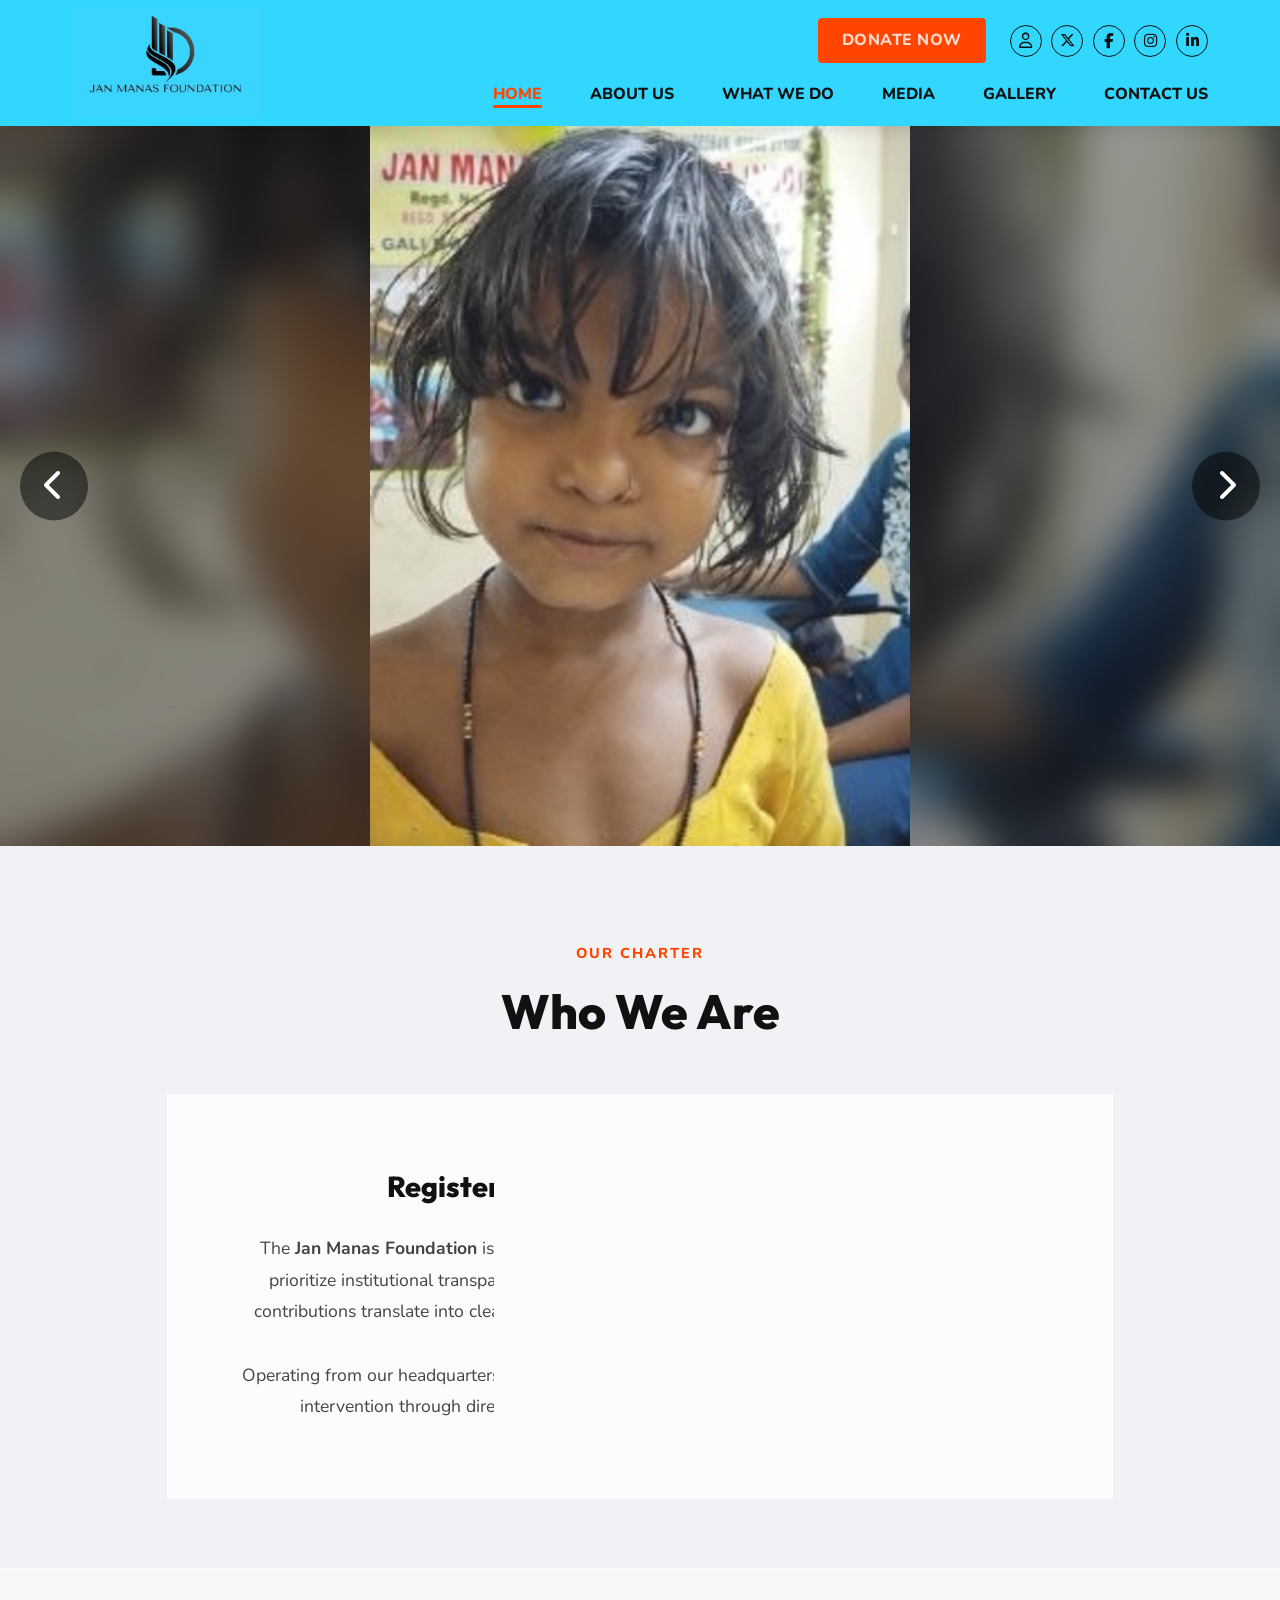
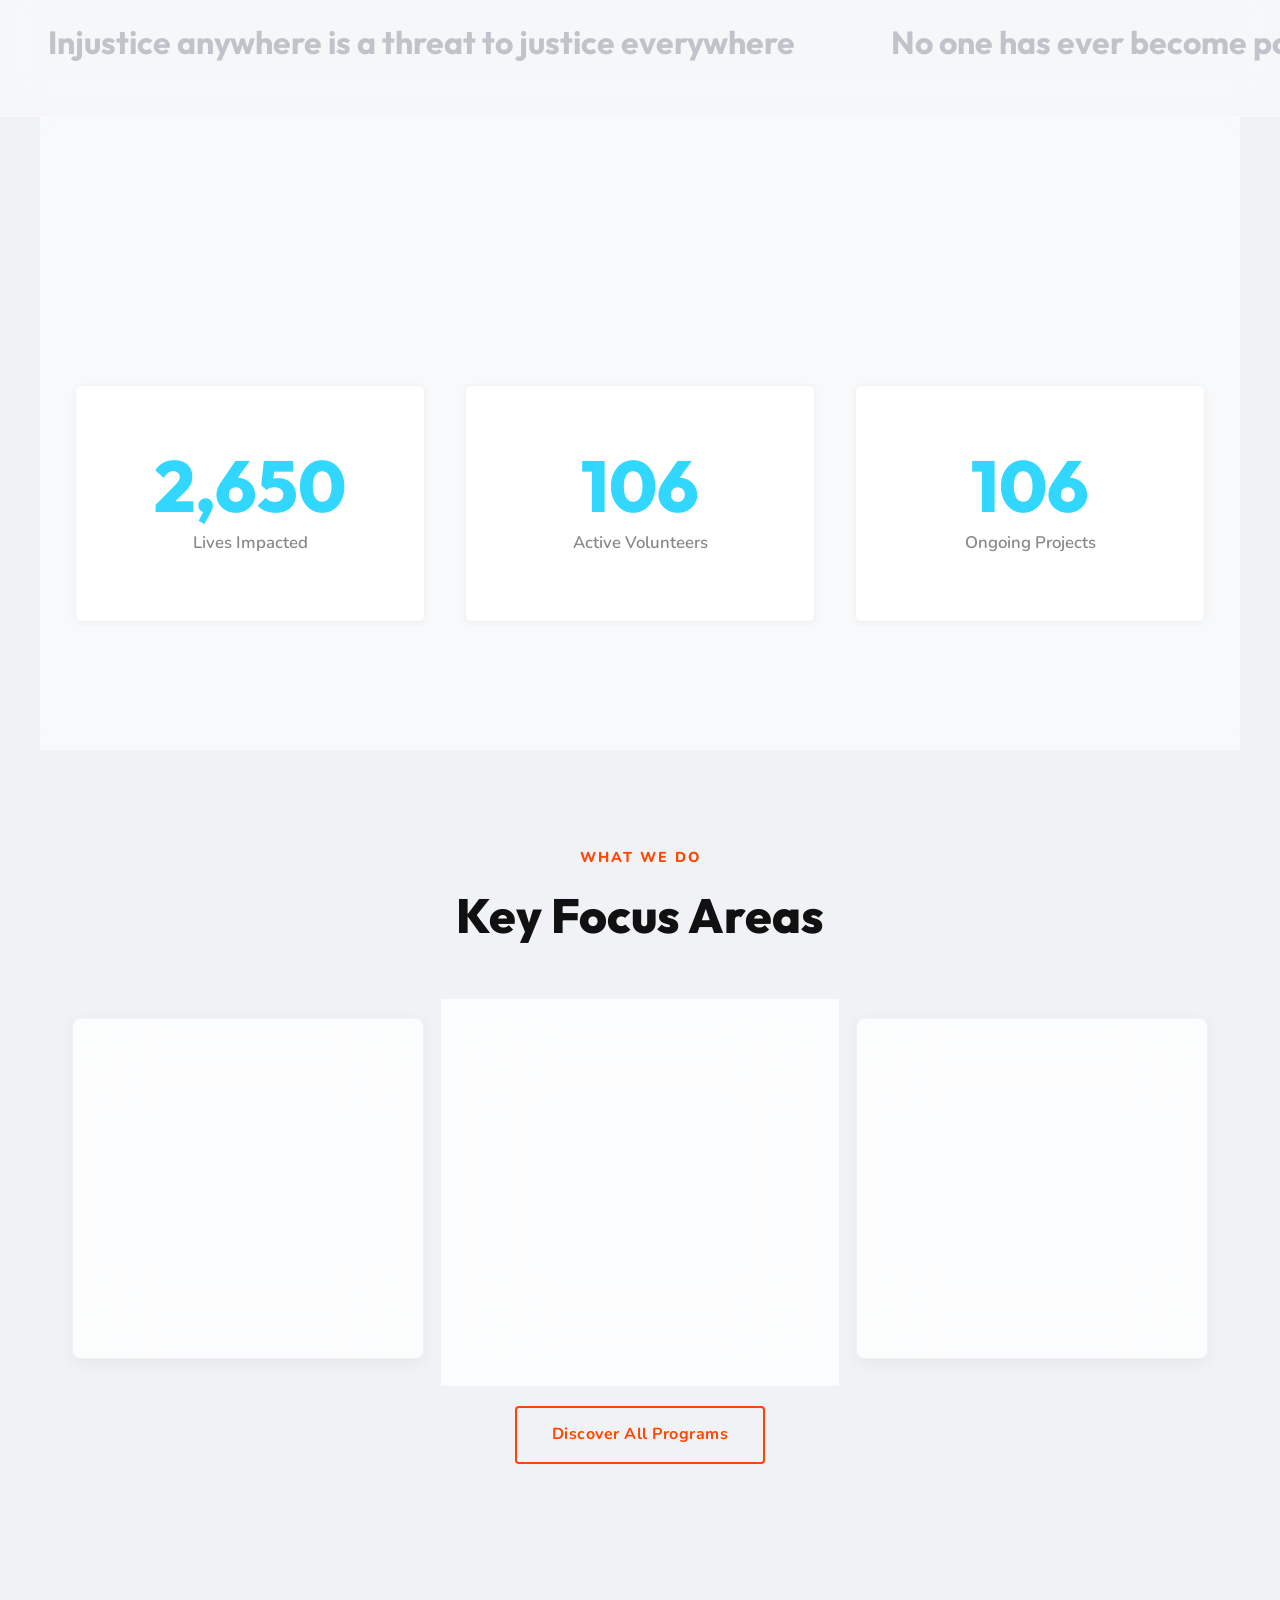
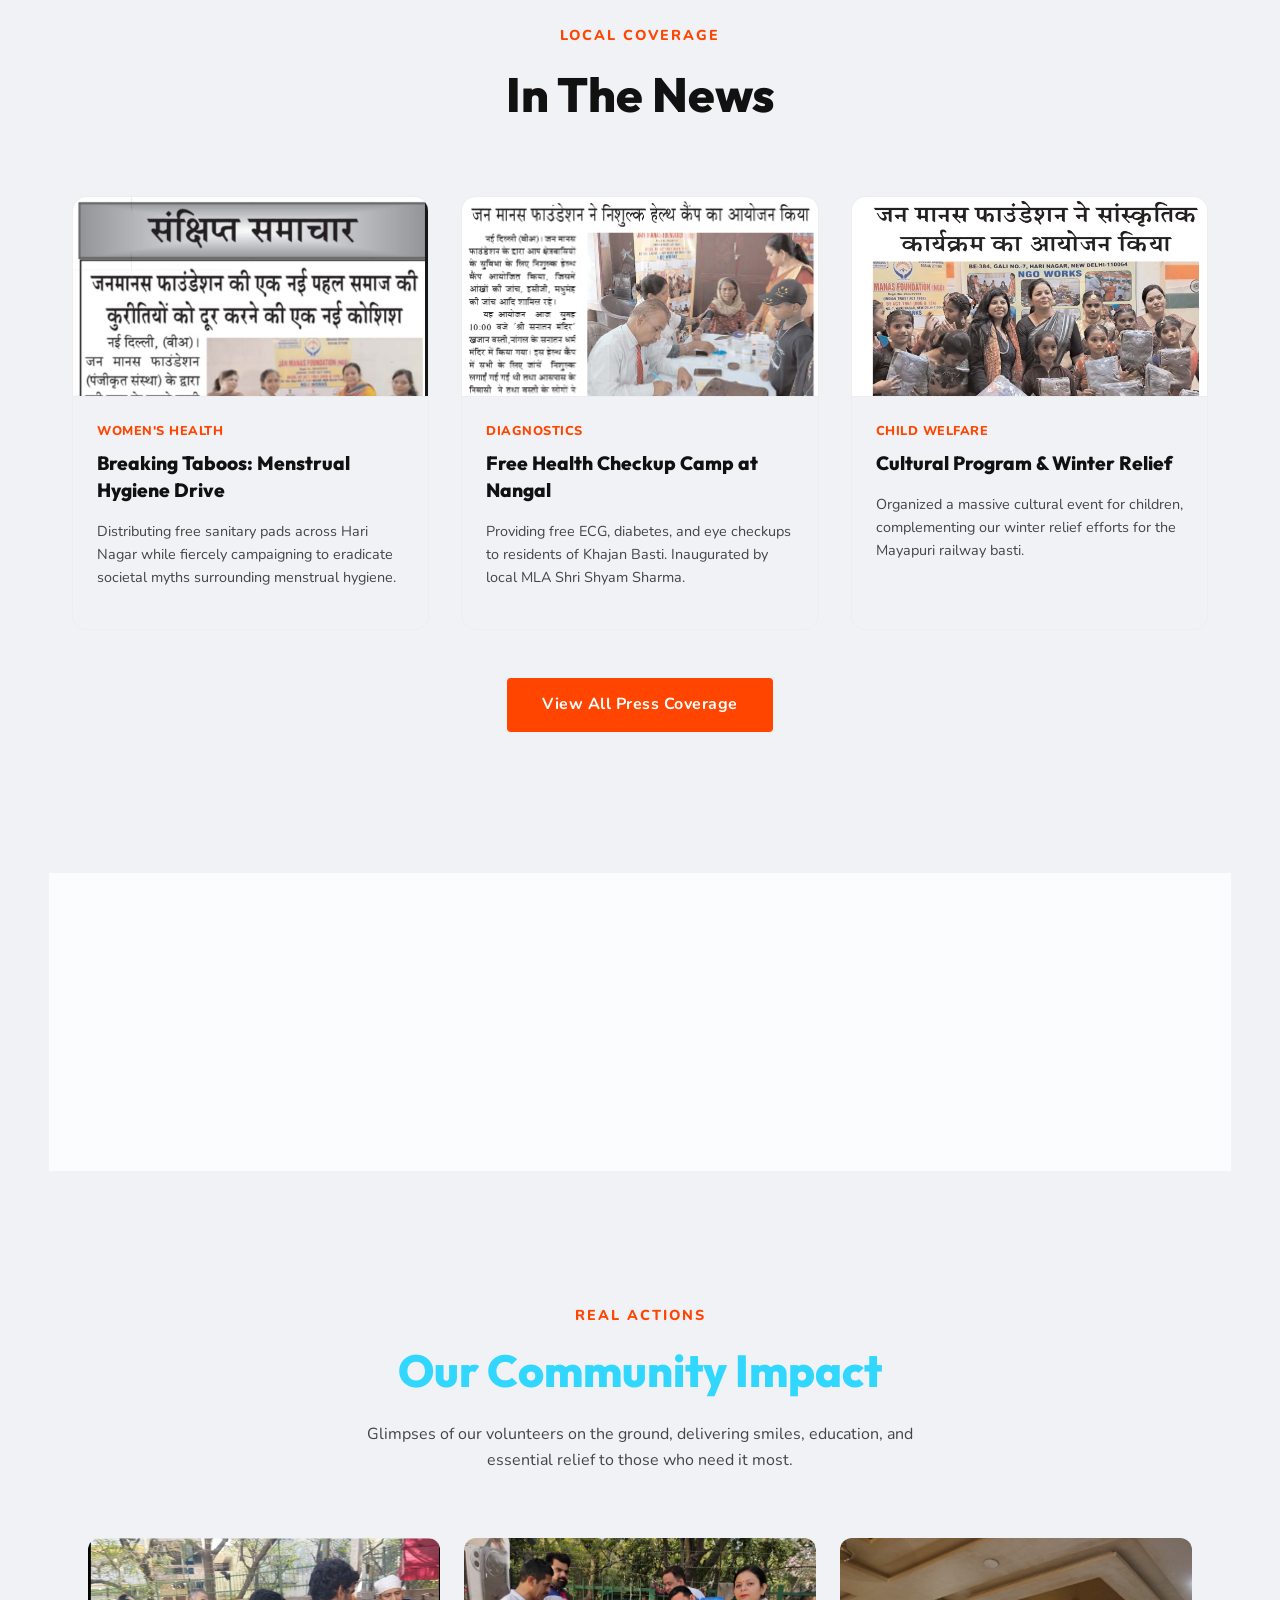
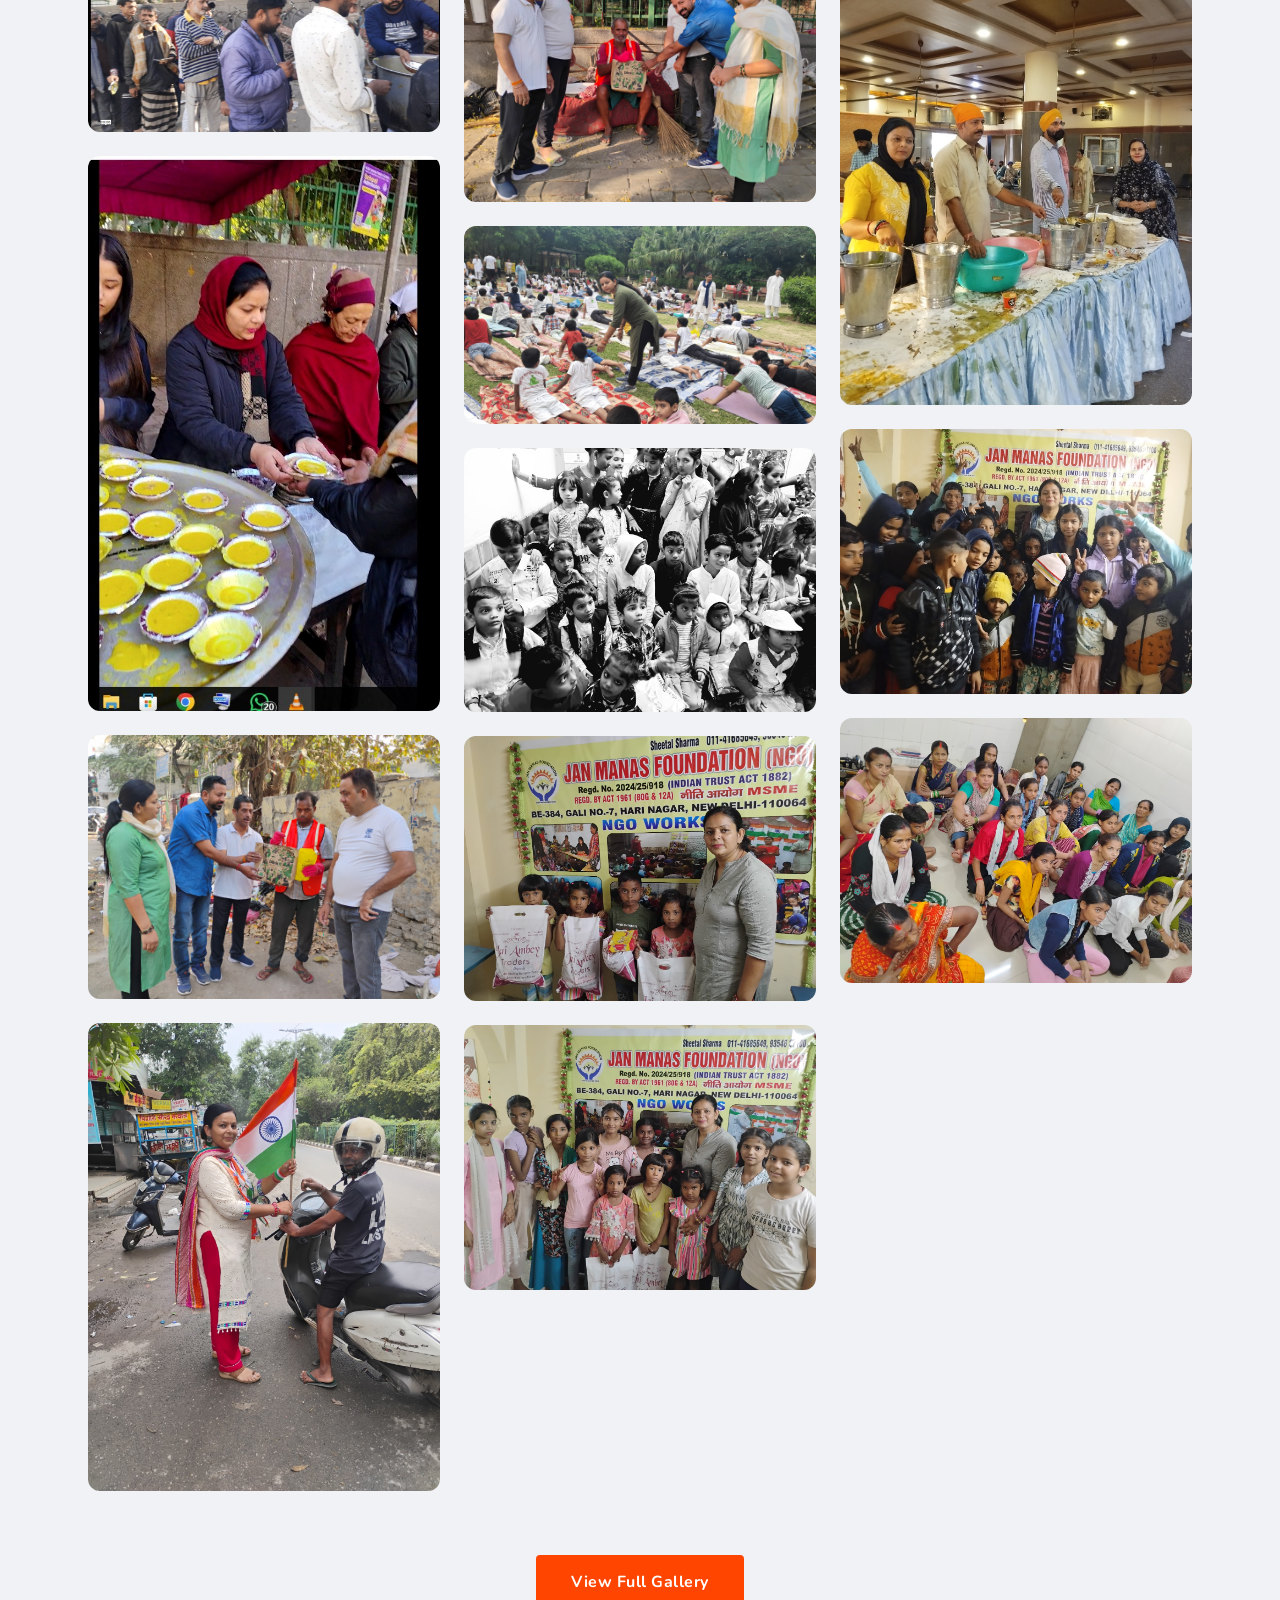
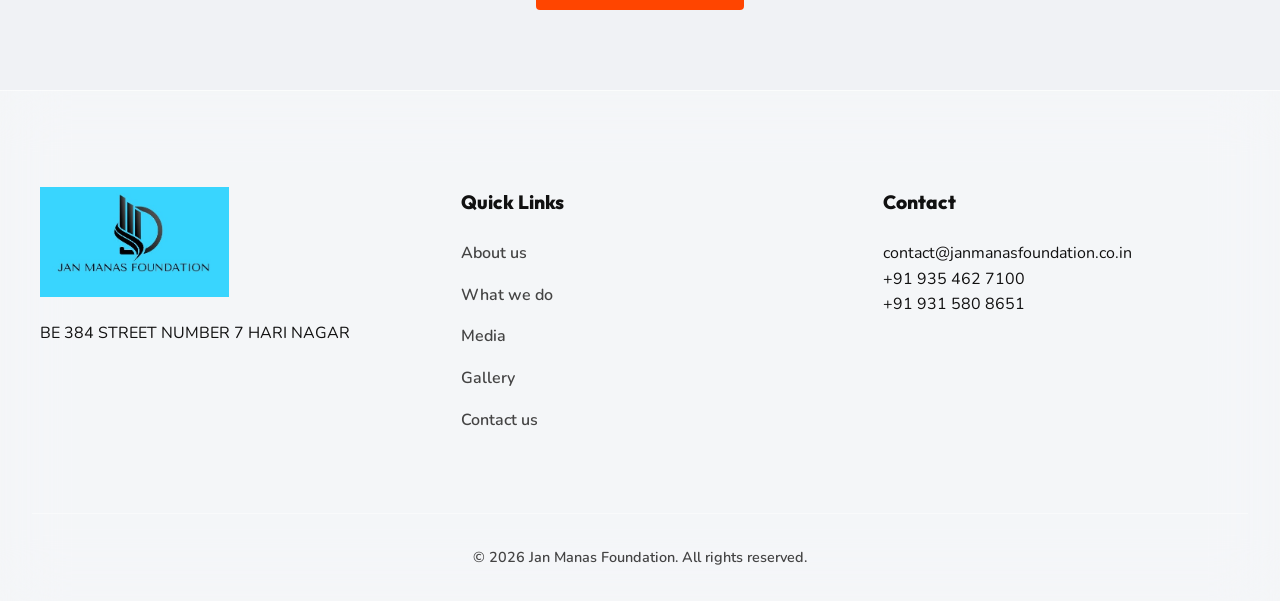
<file: index.html>
<!DOCTYPE html>
<html lang="en">

<head>
    <meta charset="UTF-8">
    <meta name="viewport" content="width=device-width, initial-scale=1.0">
    <title>Jan Manas Foundation</title>
    <link rel=\"icon\" type=\"image/png\" href=\"logo.png\">
    <link rel="stylesheet" href="https://cdnjs.cloudflare.com/ajax/libs/font-awesome/6.5.2/css/all.min.css">
    <link rel="stylesheet" href="style.css">
</head>

<body>
    <!-- Navigation -->
    <nav id="navbar">
        <div class="nav-container">
            <a href="index.html" class="logo"><img src="logo.png" alt="Jan Manas Foundation Logo"></a>
            <div class="nav-right-container">
                <div class="top-row">
                    <a href="donate.html" class="btn-donate-solid">DONATE NOW</a>
                    <div class="social-icons">
                        <a href="#" aria-label="Profile"><i class="fa-regular fa-user"></i></a>
                        <a href="https://x.com/JanManasFdnNGO" target="_blank" aria-label="X"><i
                                class="fa-brands fa-x-twitter"></i></a>
                        <a href="https://www.facebook.com/share/18qwDYbKRt/" target="_blank" aria-label="Facebook"><i
                                class="fa-brands fa-facebook-f"></i></a>
                        <a href="https://www.instagram.com/jan_manas_foundation?igsh=dWd1djZsOHhkZTBi" target="_blank"
                            aria-label="Instagram"><i class="fa-brands fa-instagram"></i></a>
                        <a href="https://www.linkedin.com/in/sheetal-sharma-at-jan-manas-foundation-12ba6a2a5"
                            target="_blank" aria-label="LinkedIn"><i class="fa-brands fa-linkedin-in"></i></a>
                    </div>
                </div>
                <ul class="nav-links">
                    <li><a href="index.html" class="active">HOME</a></li>
                    <li><a href="about.html">ABOUT US</a></li>
                    <li><a href="what-we-do.html">WHAT WE DO</a></li>
                    <li><a href="media.html">MEDIA</a></li>
                    <li><a href="gallery.html">GALLERY</a></li>
                    <li><a href="contact.html">CONTACT US</a></li>
                </ul>
            </div>
            <div class="hamburger">
                <span></span><span></span><span></span>
            </div>
        </div>
    </nav>

    <!-- Hero Slider -->
    <!-- Hero Slider -->
    <div class="hero-slider-section fade-up" style="margin-top: 0;">
        <div class="hero-slide active">
            <img src="hero_1.jpeg" alt="Community Support" class="auto-fit">
        </div>
        <div class="hero-slide">
            <img src="hero_2.jpeg" alt="Volunteer Engagement" class="auto-fit">
        </div>
        <div class="hero-slide">
            <img src="hero_3.jpeg" alt="Empowering Youth" class="auto-fit">
        </div>
        <div class="hero-slide">
            <img src="hero_4.jpeg" alt="Educational Impact" class="auto-fit">
        </div>
        <div class="hero-slide">
            <img src="hero_5.jpeg" alt="Empowerment" class="auto-fit">
        </div>
        <div class="hero-slide">
            <img src="hero_6.jpeg" alt="Welfare Program" class="auto-fit">
        </div>
        <div class="hero-slide">
            <img src="hero_7.jpeg" alt="Distribution Drive" class="auto-fit">
        </div>
        <div class="hero-slide">
            <img src="hero_8.jpeg" alt="Community Outreach" class="auto-fit">
        </div>
        <div class="hero-slide">
            <img src="hero_9.jpeg" alt="Support Activity" class="auto-fit">
        </div>

        <button class="slider-prev"><i class="fa-solid fa-chevron-left"></i></button>
        <button class="slider-next"><i class="fa-solid fa-chevron-right"></i></button>
    </div>

    <!-- Who We Are -->
    <section class="fade-up">
        <div class="section-header">
            <div class="section-subtitle">Our Charter</div>
            <h2 class="section-title playfair">Who We Are</h2>
        </div>
        <div class="glass card" style="text-align: center; max-width: 900px; margin: 0 auto; padding: 3rem;">
            <div class="tilt-inner">
                <h3 class="playfair" style="margin-bottom: 1.5rem;">Registered for Transparency & Impact</h3>
                <p class="mb-1" style="font-size: 1.1rem; line-height: 1.8;">The <strong>Jan Manas Foundation</strong>
                    is formally registered under the <strong>NITI Aayog NGO Darpan</strong> portal. We prioritize
                    institutional transparency and trackable metrics, ensuring that our supporters see their
                    contributions translate into clear results. We are approved for tax exemptions under sections 12AB
                    and 80G of the Income Tax Act.</p>
                <p class="mb-2" style="font-size: 1.1rem; line-height: 1.8;">Operating from our headquarters in Hari
                    Nagar, New Delhi, our structural approach targets root-cause intervention through direct involvement
                    in schools and deep community collaborations.</p>
            </div>
        </div>
    </section>

    <!-- Partners Marquee -->
    <div class="marquee-wrapper fade-up">
        <div class="marquee">
            <div class="marquee-item">Injustice anywhere is a threat to justice everywhere</div>
            <div class="marquee-item">No one has ever become poor by giving</div>
            <div class="marquee-item">Be the change that you wish to see in the world</div>
            <div class="marquee-item">The best way to find yourself is to lose yourself in the service of others</div>
            <div class="marquee-item">Educate and Empower</div>
            <div class="marquee-item">Injustice anywhere is a threat to justice everywhere</div>
            <div class="marquee-item">No one has ever become poor by giving</div>Amnesty
            <div class="marquee-item">Be the change that you wish to see in the world</div>
            <div class="marquee-item">The best way to find yourself is to lose yourself in the service of others.</div>
            <div class="marquee-item">Educate and Empower</div>
        </div>
    </div>

    <!-- Impact Stats Section -->
    <section class="fade-up" style="background: rgba(255,255,255,0.5); backdrop-filter: blur(10px); padding: 4rem 0;">
        <div class="section-header" style="margin-bottom: 2rem;">
            <div class="section-subtitle">Our Reach</div>
            <h2 class="section-title playfair">Measurable Impact</h2>
        </div>
        <div class="stats">
            <div class="nk-stat-card">
                <div class="counter" data-target="5000">0</div>
                <div class="nk-label">Lives Impacted</div>
            </div>
            <div class="nk-stat-card">
                <div class="counter" data-target="120">0</div>
                <div class="nk-label">Active Volunteers</div>
            </div>
            <div class="nk-stat-card">
                <div class="counter" data-target="150">0</div>
                <div class="nk-label">Ongoing Projects</div>
            </div>
        </div>
    </section>

    <!-- Core Programs Section -->
    <section class="fade-up">
        <div class="section-header">
            <div class="section-subtitle">What We Do</div>
            <h2 class="section-title playfair">Key Focus Areas</h2>
        </div>
        <div class="grid-container">
            <div class="card glass tilt">
                <div class="tilt-inner">
                    <h3 class="playfair text-gradient"><i class="fa-solid fa-book-open"></i> Education</h3>
                    <p>Providing free coaching, stationery, school bags, and uniforms to children in slum areas,
                        ensuring they have the tools they need to succeed and break the cycle of poverty.</p>
                </div>
            </div>
            <div class="card glass tilt">
                <div class="tilt-inner">
                    <h3 class="playfair text-gradient"><i class="fa-solid fa-notes-medical"></i> Healthcare</h3>
                    <p>Organizing free medical checkup camps, including ECG, diabetes, and eye checkups, to bring
                        essential diagnostic services directly to underserved communities.</p>
                </div>
            </div>
            <div class="card glass tilt">
                <div class="tilt-inner">
                    <h3 class="playfair text-gradient"><i class="fa-solid fa-person-dress"></i> Women Empowerment</h3>
                    <p>Conducting menstrual hygiene drives, distributing free sanitary pads, and campaigning fiercely to
                        eradicate societal myths surrounding women's health.</p>
                </div>
            </div>
        </div>
        <div style="text-align: center; margin-top: 3rem;">
            <a href="what-we-do.html" class="btn-outline btn-primary">Discover All Programs</a>
        </div>
    </section>

    <!-- In The News Section -->
    <section class="fade-up" style="max-width: 1200px; margin: 4rem auto; padding: 0 2rem;">
        <div class="section-header">
            <div class="section-subtitle">Local Coverage</div>
            <h2 class="section-title playfair">In The News</h2>
        </div>
        <div class="news-grid" style="grid-template-columns: repeat(auto-fit, minmax(300px, 1fr));">
            <div class="news-card tilt" style="transform: none;">
                <img src="news5.png" alt="Sanitary Pads Distribution" style="height: 200px;">
                <div class="news-card-content tilt-inner">
                    <div class="news-card-tag">Women's Health</div>
                    <h3 class="news-card-title playfair" style="font-size: 1.2rem;">Breaking Taboos: Menstrual Hygiene
                        Drive</h3>
                    <p class="news-card-desc" style="font-size: 0.9rem;">Distributing free sanitary pads across Hari
                        Nagar while fiercely campaigning to eradicate societal myths surrounding menstrual hygiene.</p>
                </div>
            </div>
            <div class="news-card tilt" style="transform: none;">
                <img src="news1.png" alt="Free Health Camp" style="height: 200px;">
                <div class="news-card-content tilt-inner">
                    <div class="news-card-tag">Diagnostics</div>
                    <h3 class="news-card-title playfair" style="font-size: 1.2rem;">Free Health Checkup Camp at Nangal
                    </h3>
                    <p class="news-card-desc" style="font-size: 0.9rem;">Providing free ECG, diabetes, and eye checkups
                        to residents of Khajan Basti. Inaugurated by local MLA Shri Shyam Sharma.</p>
                </div>
            </div>
            <div class="news-card tilt" style="transform: none;">
                <img src="news2.jpg" alt="Cultural Program" style="height: 200px;">
                <div class="news-card-content tilt-inner">
                    <div class="news-card-tag">Child Welfare</div>
                    <h3 class="news-card-title playfair" style="font-size: 1.2rem;">Cultural Program & Winter Relief
                    </h3>
                    <p class="news-card-desc" style="font-size: 0.9rem;">Organized a massive cultural event for
                        children, complementing our winter relief efforts for the Mayapuri railway basti.</p>
                </div>
            </div>
        </div>
        <div style="text-align: center; margin-top: 3rem;">
            <a href="media.html" class="btn-primary">View All Press Coverage</a>
        </div>
    </section>

    <!-- Impact / Vision -->
    <section class="mb-3 mt-3">
        <div class="glass card text-center fade-up tilt" style="padding: 5rem 2rem;">
            <blockquote class="playfair tilt-inner text-gradient"
                style="font-size: 2rem; font-style: italic; max-width: 800px; margin: 0 auto; line-height: 1.4;">
                "We rise by lifting others. True progress is measured by the well-being of the most vulnerable among
                us."
            </blockquote>
        </div>
    </section>
    </section>

    <!-- Community Impact Gallery -->
    <section class="fade-up" style="max-width: 1200px; margin: 4rem auto; padding: 0 2rem;">
        <div class="section-header" style="text-align: center; margin-bottom: 3rem;">
            <div class="section-subtitle">Real Actions</div>
            <h2 class="section-title playfair text-gradient" style="font-size: 2.8rem;">Our Community Impact</h2>
            <p style="color: var(--text-muted); max-width: 600px; margin: 1rem auto 0;">Glimpses of our volunteers on
                the ground, delivering smiles, education, and essential relief to those who need it most.</p>
        </div>

        <div class="masonry-gallery">
            <div class="masonry-item"><img src="gallery_41.jpg" alt="Community Relief Distribution">
                <div class="overlay"><span>Relief Distribution</span></div>
            </div>
            <div class="masonry-item"><img src="gallery_42.jpg" alt="Child Education Initiative">
                <div class="overlay"><span>Child Education</span></div>
            </div>
            <div class="masonry-item"><img src="gallery_43.jpg" alt="Awareness Campaign">
                <div class="overlay"><span>Awareness Campaign</span></div>
            </div>
            <div class="masonry-item"><img src="gallery_44.jpg" alt="Grassroots Intervention">
                <div class="overlay"><span>Grassroots Work</span></div>
            </div>
            <div class="masonry-item"><img src="gallery_45.jpg" alt="Healthcare Checkup">
                <div class="overlay"><span>Healthcare Access</span></div>
            </div>
            <div class="masonry-item"><img src="gallery_46.jpg" alt="Community Engagement">
                <div class="overlay"><span>Community Engagement</span></div>
            </div>
            <div class="masonry-item"><img src="gallery_47.jpg" alt="Skill Development">
                <div class="overlay"><span>Skill Development</span></div>
            </div>
            <div class="masonry-item"><img src="gallery_48.jpg" alt="Women Empowerment">
                <div class="overlay"><span>Empowerment Drive</span></div>
            </div>
            <div class="masonry-item"><img src="gallery_49.jpg" alt="Winter Relief">
                <div class="overlay"><span>Winter Relief</span></div>
            </div>
            <div class="masonry-item"><img src="gallery_50.jpg" alt="NGO Field Visit">
                <div class="overlay"><span>Field Visit</span></div>
            </div>
            <div class="masonry-item"><img src="gallery_51.jpg" alt="Education Drive">
                <div class="overlay"><span>Education Drive</span></div>
            </div>
            <div class="masonry-item"><img src="gallery_52.jpg" alt="Local Impact">
                <div class="overlay"><span>Local Impact</span></div>
            </div>
        </div>
        <div style="text-align: center; margin-top: 3rem;">
            <a href="gallery.html" class="btn-primary">View Full Gallery</a>
        </div>
    </section>

    <!-- Footer -->
    <footer>
        <div class="footer-container fade-up">
            <div class="footer-col">
                <a href="index.html" class="logo" style="display:block; margin-bottom: 1rem;"><img src="logo.png"
                        alt="Jan Manas Foundation Logo"></a>
                <p>BE 384 STREET NUMBER 7 HARI NAGAR</p>
            </div>

            <div class="footer-col">
                <h4>Quick Links</h4>
                <ul>
                    <li><a href="about.html">About us</a></li>
                    <li><a href="what-we-do.html">What we do</a></li>
                    <li><a href="media.html">Media</a></li>
                    <li><a href="gallery.html">Gallery</a></li>
                    <li><a href="contact.html">Contact us</a></li>
                </ul>
            </div>
            <div class="footer-col">
                <h4>Contact</h4>
                <p>contact@janmanasfoundation.co.in</p>
                <p>+91 935 462 7100<br>+91 931 580 8651</p>
            </div>
        </div>
        <div class="footer-bottom">
            <p>&copy; 2026 Jan Manas Foundation. All rights reserved.</p>
        </div>
    </footer>

    <script src="script.js"></script>
</body>

</html>
</file>
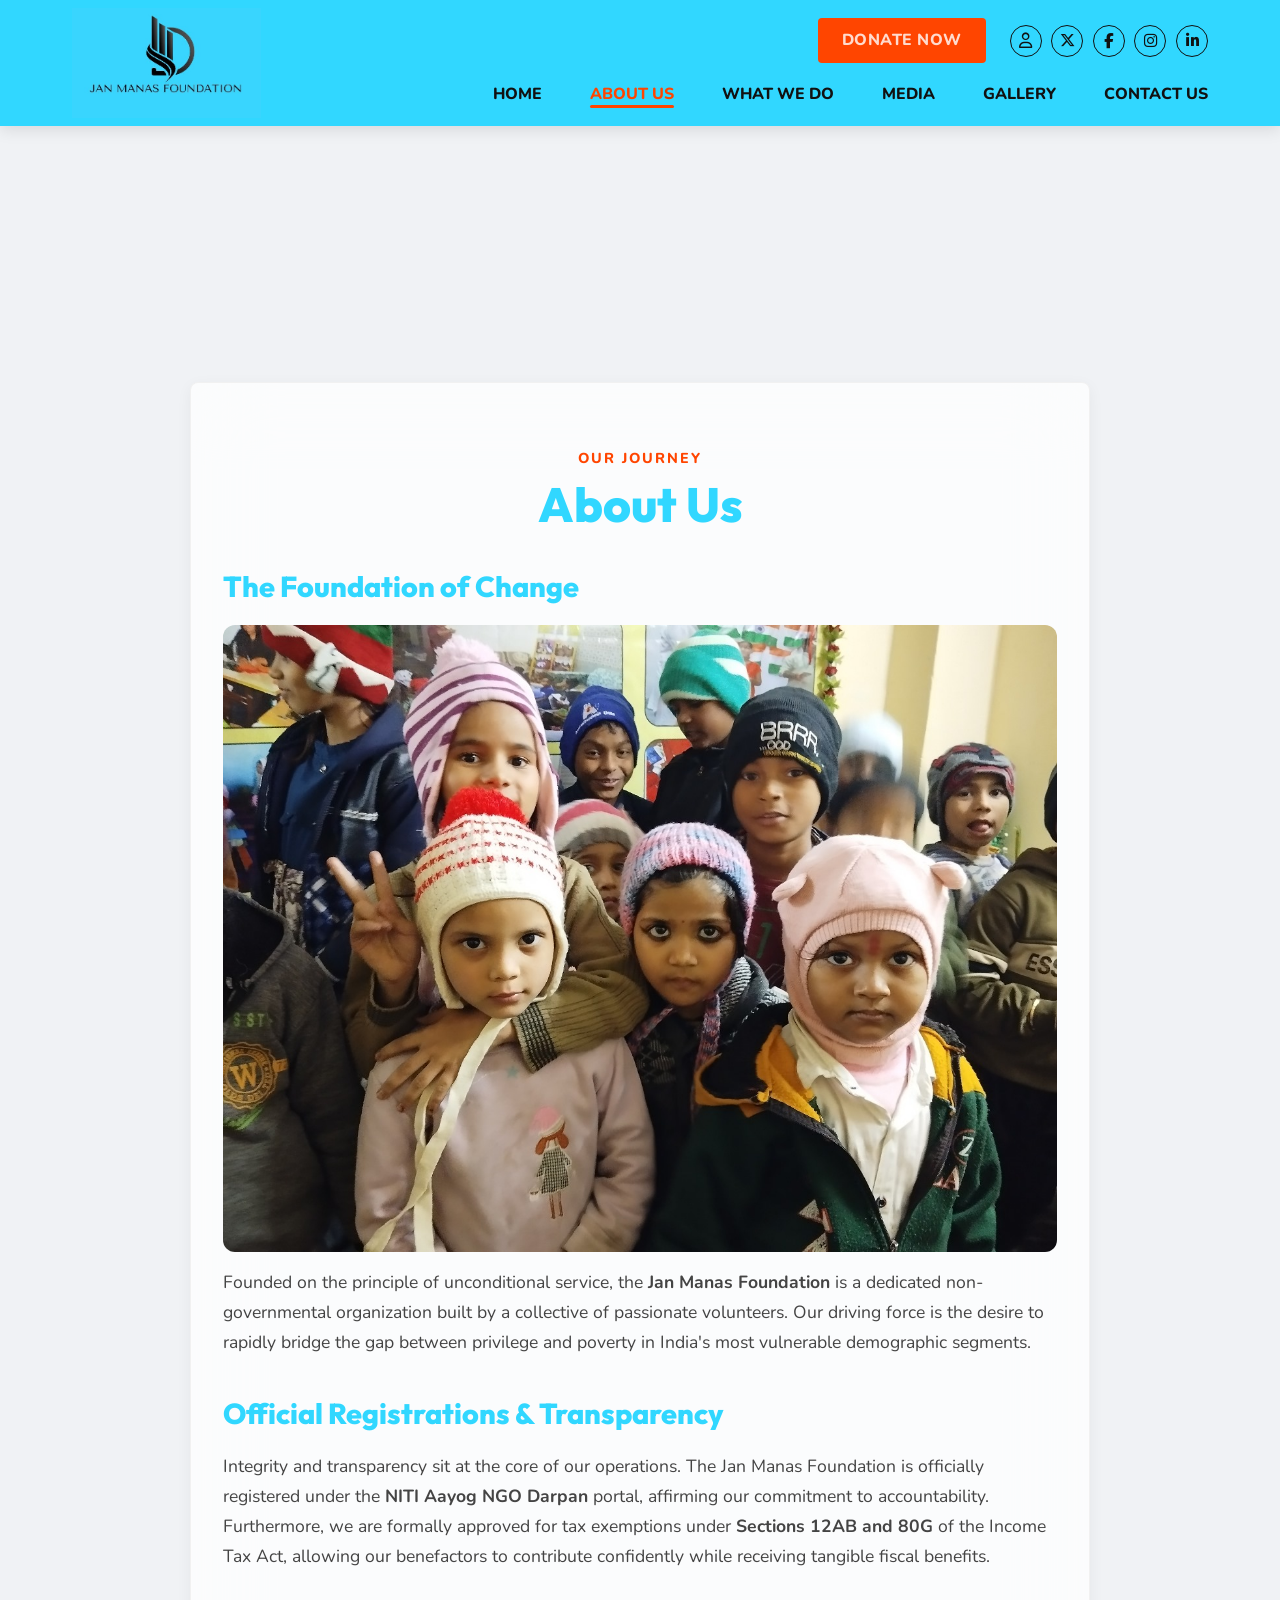
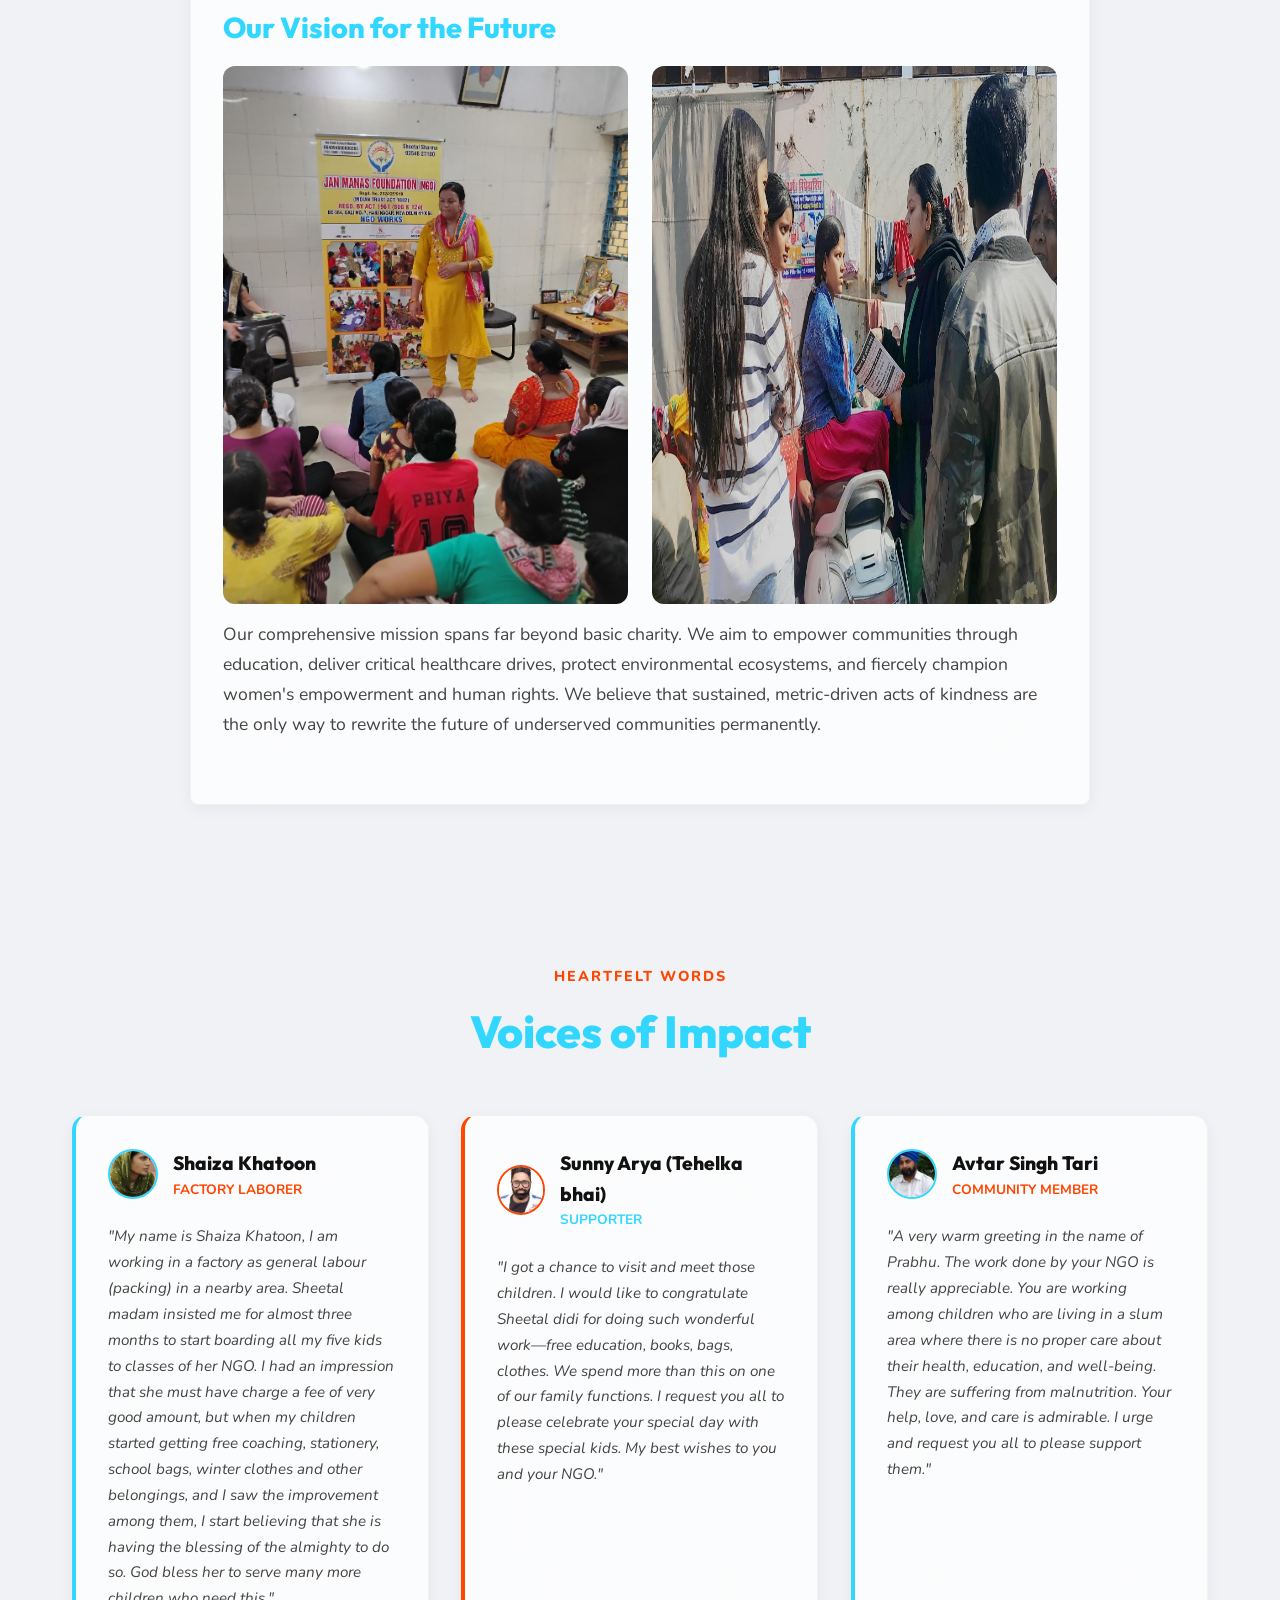
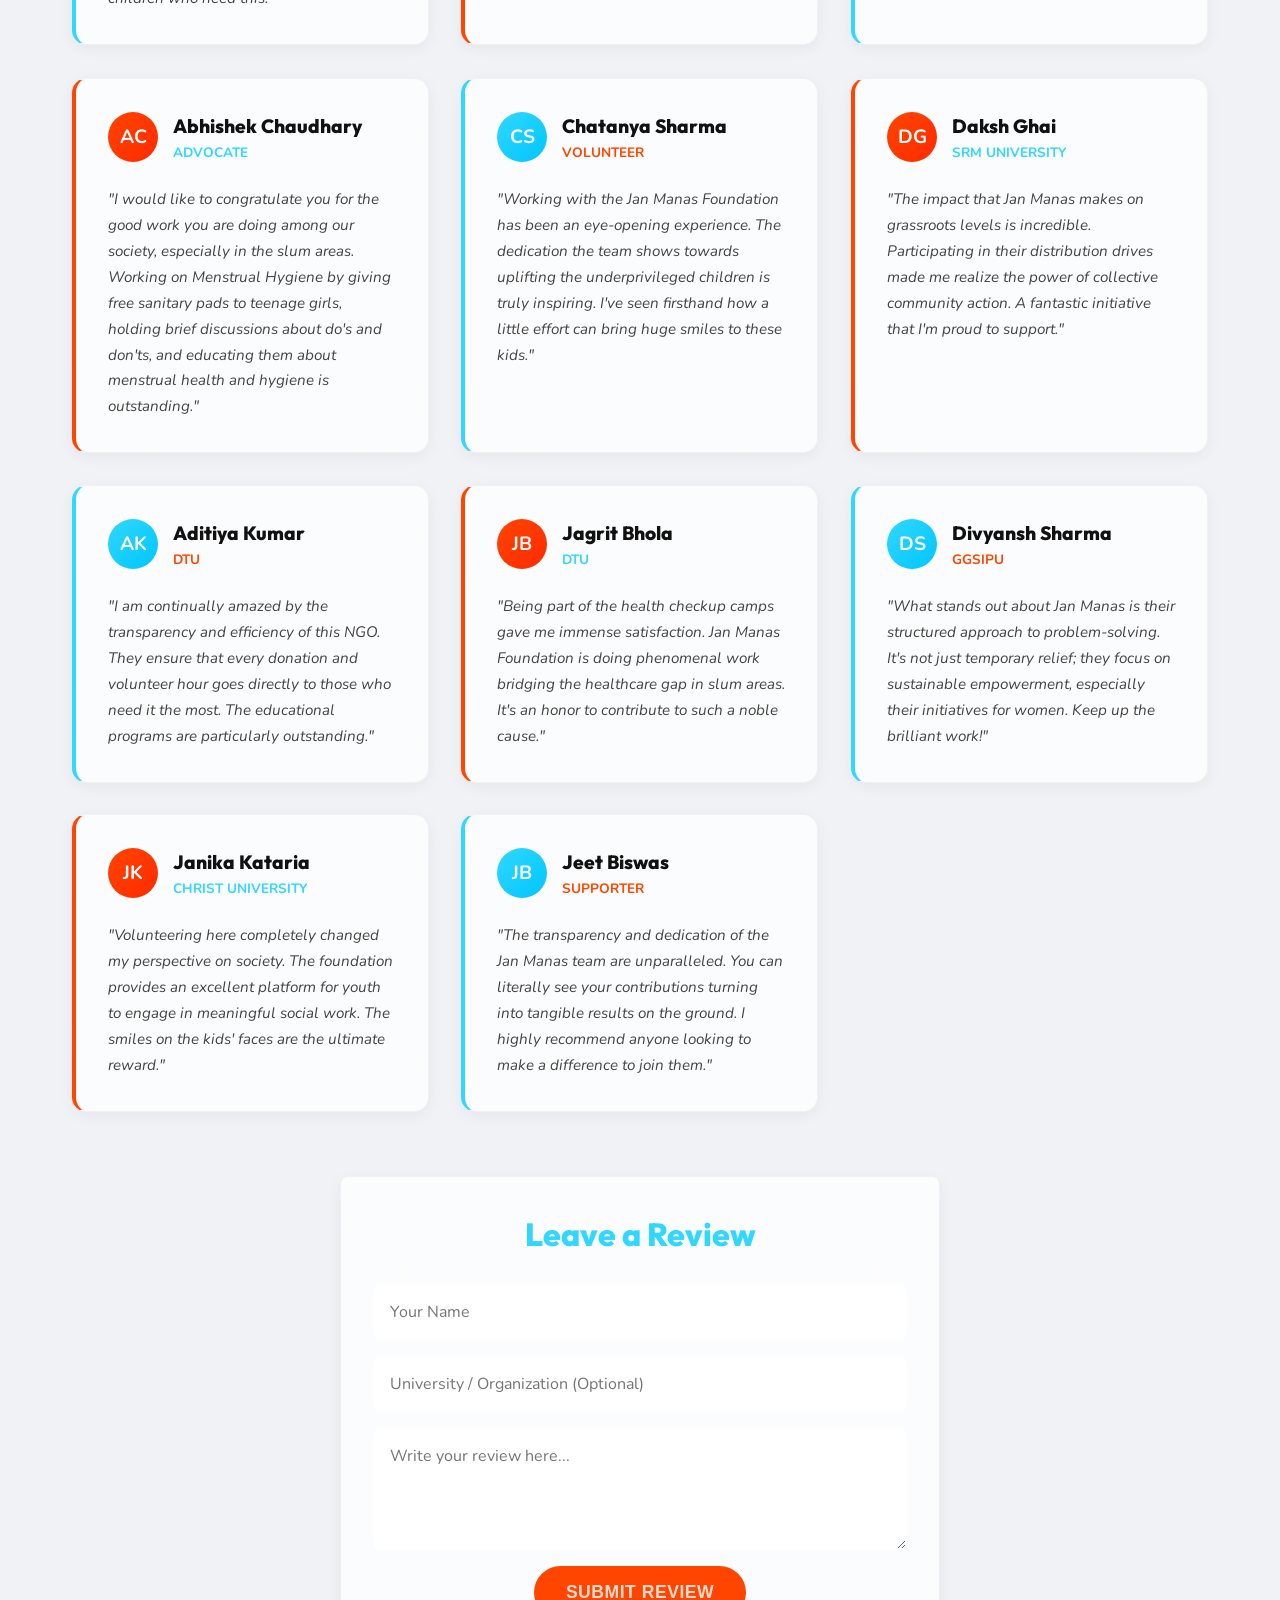
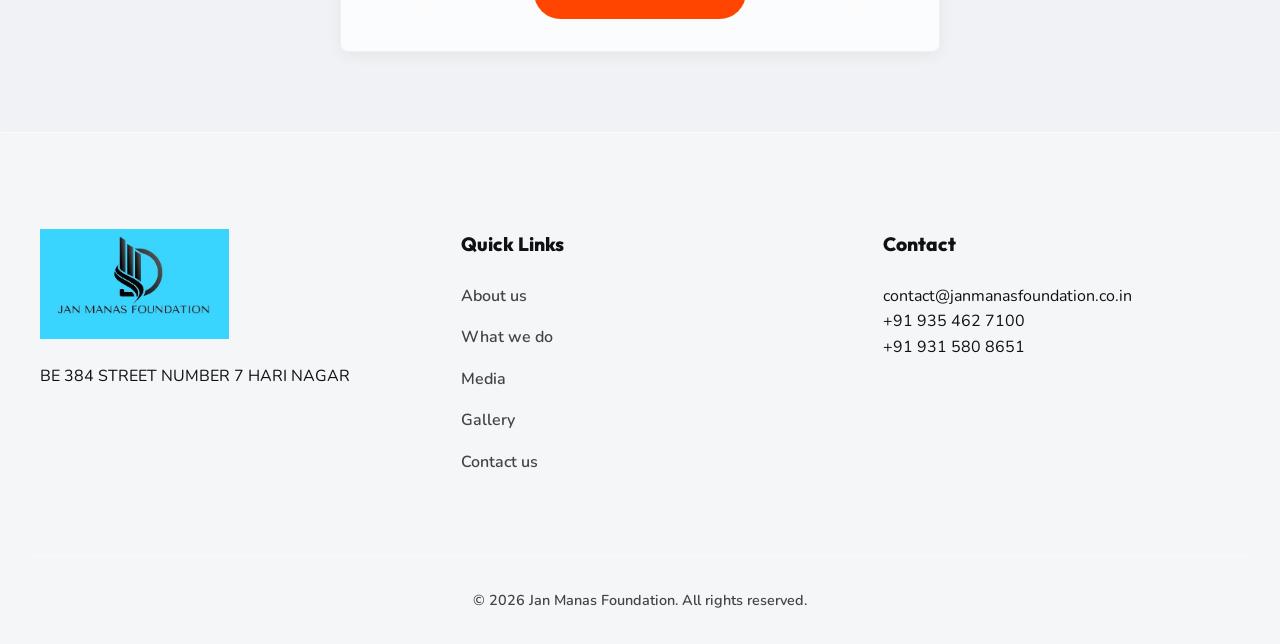
<file: about.html>
<!DOCTYPE html>
<html lang="en">

<head>
    <meta charset="UTF-8">
    <meta name="viewport" content="width=device-width, initial-scale=1.0">
    <title>About Us | Jan Manas Foundation</title>
    <link rel=\"icon\" type=\"image/png\" href=\"logo.png\">
    <link rel="stylesheet" href="https://cdnjs.cloudflare.com/ajax/libs/font-awesome/6.5.2/css/all.min.css">
    <link rel="stylesheet" href="style.css">
    <style>
        .page-content {
            max-width: 800px;
            margin: 10rem auto 4rem;
            padding: 4rem 2rem;
            text-align: center;
        }
    </style>
</head>

<body>
    <!-- Animated NGO Background -->
    <div class="ngo-nature-bg">
        <div class="css-leaf" style="left: 10%; animation-delay: 0s;"></div>
        <div class="css-heart" style="left: 30%; animation-delay: 5s;"></div>
        <div class="css-leaf" style="left: 60%; animation-delay: 12s; transform: scale(0.6)"></div>
        <div class="css-heart" style="left: 80%; animation-delay: 2s; transform: scale(1.5)"></div>
        <div class="css-leaf" style="left: 45%; animation-delay: 18s;"></div>
    </div>

    <!-- Navigation -->
    <nav id="navbar">
        <div class="nav-container">
            <a href="index.html" class="logo"><img src="logo.png" alt="Jan Manas Foundation Logo"></a>
            <div class="nav-right-container">
                <div class="top-row">
                    <a href="donate.html" class="btn-donate-solid">DONATE NOW</a>
                    <div class="social-icons">
                        <a href="#" aria-label="Profile"><i class="fa-regular fa-user"></i></a>
                        <a href="https://x.com/JanManasFdnNGO" target="_blank" aria-label="X"><i
                                class="fa-brands fa-x-twitter"></i></a>
                        <a href="https://www.facebook.com/share/18qwDYbKRt/" target="_blank" aria-label="Facebook"><i
                                class="fa-brands fa-facebook-f"></i></a>
                        <a href="https://www.instagram.com/jan_manas_foundation?igsh=dWd1djZsOHhkZTBi" target="_blank"
                            aria-label="Instagram"><i class="fa-brands fa-instagram"></i></a>
                        <a href="https://www.linkedin.com/in/sheetal-sharma-at-jan-manas-foundation-12ba6a2a5"
                            target="_blank" aria-label="LinkedIn"><i class="fa-brands fa-linkedin-in"></i></a>
                    </div>
                </div>
                <ul class="nav-links">
                    <li><a href="index.html">HOME</a></li>
                    <li><a href="about.html" class="active">ABOUT US</a></li>
                    <li><a href="what-we-do.html">WHAT WE DO</a></li>
                    <li><a href="media.html">MEDIA</a></li>
                    <li><a href="gallery.html">GALLERY</a></li>
                    <li><a href="contact.html">CONTACT US</a></li>
                </ul>
            </div>
            <div class="hamburger">
                <span></span><span></span><span></span>
            </div>
        </div>
    </nav>

    <!-- Main Content -->
    <section>
        <div class="glass card glass-glow page-content fade-up tilt" style="max-width: 900px;">
            <div class="tilt-inner" style="text-align: left;">
                <div class="section-subtitle mb-1" style="text-align: center;">Our Journey</div>
                <h1 class="playfair text-gradient"
                    style="font-size: 3rem; line-height: 1.1; text-align: center; margin-bottom: 2rem;">About Us</h1>

                <h3 class="playfair" style="margin-top: 1.5rem; color: var(--accent-primary);">The Foundation of Change
                </h3>
                <img src="gallery_53.jpg" alt="NGO Founders and Volunteers"
                    style="width: 100%; height: auto; display: block; border-radius: 12px; margin: 1rem 0; box-shadow: var(--shadow-sm);">
                <p class="mt-1" style="color: var(--text-muted); font-size: 1.1rem; line-height: 1.7;">
                    Founded on the principle of unconditional service, the <strong>Jan Manas Foundation</strong> is a
                    dedicated non-governmental organization built by a collective of passionate volunteers. Our driving
                    force is the desire to rapidly bridge the gap between privilege and poverty in India's most
                    vulnerable demographic segments.
                </p>

                <h3 class="playfair" style="margin-top: 2rem; color: var(--accent-primary);">Official Registrations &
                    Transparency</h3>
                <p class="mt-1" style="color: var(--text-muted); font-size: 1.1rem; line-height: 1.7;">
                    Integrity and transparency sit at the core of our operations. The Jan Manas Foundation is officially
                    registered under the <strong>NITI Aayog NGO Darpan</strong> portal, affirming our commitment to
                    accountability. Furthermore, we are formally approved for tax exemptions under <strong>Sections 12AB
                        and 80G</strong> of the Income Tax Act, allowing our benefactors to contribute confidently while
                    receiving tangible fiscal benefits.
                </p>

                <h3 class="playfair" style="margin-top: 2rem; color: var(--accent-primary);">Our Vision for the Future
                </h3>
                <div style="display: flex; gap: 1.5rem; flex-wrap: wrap; margin: 1rem 0;">
                    <img src="gallery_54.jpg" alt="Child learning"
                        style="flex: 1; min-width: 250px; height: auto; display: block; border-radius: 12px; box-shadow: var(--shadow-sm);">
                    <img src="gallery_40.jpg" alt="Community support"
                        style="flex: 1; min-width: 250px; height: auto; display: block; border-radius: 12px; box-shadow: var(--shadow-sm);">
                </div>
                <p class="mt-1" style="color: var(--text-muted); font-size: 1.1rem; line-height: 1.7;">
                    Our comprehensive mission spans far beyond basic charity. We aim to empower communities through
                    education, deliver critical healthcare drives, protect environmental ecosystems, and fiercely
                    champion women's empowerment and human rights. We believe that sustained, metric-driven acts of
                    kindness are the only way to rewrite the future of underserved communities permanently.
                </p>
            </div>
        </div>
    </section>

    <!-- Testimonials -->
    <section class="fade-up" style="max-width: 1200px; margin: 0 auto 4rem auto; padding: 0 2rem;">
        <div class="section-header" style="text-align: center; margin-bottom: 3rem;">
            <div class="section-subtitle">Heartfelt Words</div>
            <h2 class="section-title playfair text-gradient" style="font-size: 2.8rem;">Voices of Impact</h2>
        </div>

        <div id="reviews-grid" style="display: grid; grid-template-columns: repeat(auto-fit, minmax(300px, 1fr)); gap: 2rem;">

            <div class="glass card tilt"
                style="padding: 2rem; border-radius: 15px; border-left: 4px solid var(--accent-primary);">
                <div class="tilt-inner">
                    <div style="display: flex; align-items: center; margin-bottom: 1.5rem;">
                        <div
                            style="width: 50px; height: 50px; border-radius: 50%; overflow: hidden; margin-right: 15px; border: 2px solid var(--accent-primary); box-shadow: var(--shadow-sm);">
                            <img src="person1.png" alt="Shaiza Khatoon"
                                style="width: 100%; height: 100%; object-fit: cover;">
                        </div>
                        <div>
                            <h4 class="playfair" style="font-size: 1.2rem; margin: 0;">Shaiza Khatoon</h4>
                            <p
                                style="font-size: 0.85rem; color: var(--accent-secondary); margin: 0; font-weight: 700; text-transform: uppercase;">
                                Factory Laborer</p>
                        </div>
                    </div>
                    <p style="color: var(--text-muted); font-size: 0.95rem; line-height: 1.7; font-style: italic;">
                        "My name is Shaiza Khatoon, I am working in a factory as general labour (packing) in a nearby
                        area. Sheetal madam insisted me for almost three months to start boarding all my five kids to
                        classes of her NGO. I had an impression that she must have charge a fee of very good amount, but
                        when my children started getting free coaching, stationery, school bags, winter clothes and
                        other belongings, and I saw the improvement among them, I start believing that she is having the
                        blessing of the almighty to do so. God bless her to serve many more children who need this."
                    </p>
                </div>
            </div>

            <div class="glass card tilt"
                style="padding: 2rem; border-radius: 15px; border-left: 4px solid var(--accent-secondary);">
                <div class="tilt-inner">
                    <div style="display: flex; align-items: center; margin-bottom: 1.5rem;">
                        <div
                            style="width: 50px; height: 50px; border-radius: 50%; overflow: hidden; margin-right: 15px; border: 2px solid var(--accent-secondary); box-shadow: var(--shadow-sm);">
                            <img src="person2.png" alt="Sunny Arya"
                                style="width: 100%; height: 100%; object-fit: cover;">
                        </div>
                        <div>
                            <h4 class="playfair" style="font-size: 1.2rem; margin: 0;">Sunny Arya (Tehelka bhai)</h4>
                            <p
                                style="font-size: 0.85rem; color: var(--accent-primary); margin: 0; font-weight: 700; text-transform: uppercase;">
                                Supporter</p>
                        </div>
                    </div>
                    <p style="color: var(--text-muted); font-size: 0.95rem; line-height: 1.7; font-style: italic;">
                        "I got a chance to visit and meet those children. I would like to congratulate Sheetal didi for
                        doing such wonderful work—free education, books, bags, clothes. We spend more than this on one
                        of our family functions. I request you all to please celebrate your special day with these
                        special kids. My best wishes to you and your NGO."
                    </p>
                </div>
            </div>

            <div class="glass card tilt"
                style="padding: 2rem; border-radius: 15px; border-left: 4px solid var(--accent-primary);">
                <div class="tilt-inner">
                    <div style="display: flex; align-items: center; margin-bottom: 1.5rem;">
                        <div
                            style="width: 50px; height: 50px; border-radius: 50%; overflow: hidden; margin-right: 15px; border: 2px solid var(--accent-primary); box-shadow: var(--shadow-sm);">
                            <img src="person3.png" alt="Avtar Singh Tari"
                                style="width: 100%; height: 100%; object-fit: cover;">
                        </div>
                        <div>
                            <h4 class="playfair" style="font-size: 1.2rem; margin: 0;">Avtar Singh Tari</h4>
                            <p
                                style="font-size: 0.85rem; color: var(--accent-secondary); margin: 0; font-weight: 700; text-transform: uppercase;">
                                Community Member</p>
                        </div>
                    </div>
                    <p style="color: var(--text-muted); font-size: 0.95rem; line-height: 1.7; font-style: italic;">
                        "A very warm greeting in the name of Prabhu. The work done by your NGO is really appreciable.
                        You are working among children who are living in a slum area where there is no proper care about
                        their health, education, and well-being. They are suffering from malnutrition. Your help, love,
                        and care is admirable. I urge and request you all to please support them."
                    </p>
                </div>
            </div>

            <div class="glass card tilt"
                style="padding: 2rem; border-radius: 15px; border-left: 4px solid var(--accent-secondary);">
                <div class="tilt-inner">
                    <div style="display: flex; align-items: center; margin-bottom: 1.5rem;">
                        <div
                            style="width: 50px; height: 50px; border-radius: 50%; background: linear-gradient(135deg, var(--accent-secondary), #ff2a00); display: flex; align-items: center; justify-content: center; color: white; font-size: 1.2rem; font-weight: bold; margin-right: 15px;">
                            AC
                        </div>
                        <div>
                            <h4 class="playfair" style="font-size: 1.2rem; margin: 0;">Abhishek Chaudhary</h4>
                            <p
                                style="font-size: 0.85rem; color: var(--accent-primary); margin: 0; font-weight: 700; text-transform: uppercase;">
                                Advocate</p>
                        </div>
                    </div>
                    <p style="color: var(--text-muted); font-size: 0.95rem; line-height: 1.7; font-style: italic;">
                        "I would like to congratulate you for the good work you are doing among our society, especially
                        in the slum areas. Working on Menstrual Hygiene by giving free sanitary pads to teenage girls,
                        holding brief discussions about do's and don'ts, and educating them about menstrual health and
                        hygiene is outstanding."
                    </p>
                </div>
            </div>
        
            <!-- New Reviews -->
            <div class="glass card tilt" style="padding: 2rem; border-radius: 15px; border-left: 4px solid var(--accent-primary);">
                <div class="tilt-inner">
                    <div style="display: flex; align-items: center; margin-bottom: 1.5rem;">
                        <div style="width: 50px; height: 50px; border-radius: 50%; background: linear-gradient(135deg, var(--accent-primary), #00c6ff); display: flex; align-items: center; justify-content: center; color: white; font-size: 1.2rem; font-weight: bold; margin-right: 15px;">
                            CS
                        </div>
                        <div>
                            <h4 class="playfair" style="font-size: 1.2rem; margin: 0;">Chatanya Sharma</h4>
                            <p style="font-size: 0.85rem; color: var(--accent-secondary); margin: 0; font-weight: 700; text-transform: uppercase;">Volunteer</p>
                        </div>
                    </div>
                    <p style="color: var(--text-muted); font-size: 0.95rem; line-height: 1.7; font-style: italic;">
                        "Working with the Jan Manas Foundation has been an eye-opening experience. The dedication the team shows towards uplifting the underprivileged children is truly inspiring. I've seen firsthand how a little effort can bring huge smiles to these kids."
                    </p>
                </div>
            </div>

            <div class="glass card tilt" style="padding: 2rem; border-radius: 15px; border-left: 4px solid var(--accent-secondary);">
                <div class="tilt-inner">
                    <div style="display: flex; align-items: center; margin-bottom: 1.5rem;">
                        <div style="width: 50px; height: 50px; border-radius: 50%; background: linear-gradient(135deg, var(--accent-secondary), #ff2a00); display: flex; align-items: center; justify-content: center; color: white; font-size: 1.2rem; font-weight: bold; margin-right: 15px;">
                            DG
                        </div>
                        <div>
                            <h4 class="playfair" style="font-size: 1.2rem; margin: 0;">Daksh Ghai</h4>
                            <p style="font-size: 0.85rem; color: var(--accent-primary); margin: 0; font-weight: 700; text-transform: uppercase;">SRM University</p>
                        </div>
                    </div>
                    <p style="color: var(--text-muted); font-size: 0.95rem; line-height: 1.7; font-style: italic;">
                        "The impact that Jan Manas makes on grassroots levels is incredible. Participating in their distribution drives made me realize the power of collective community action. A fantastic initiative that I'm proud to support."
                    </p>
                </div>
            </div>

            <div class="glass card tilt" style="padding: 2rem; border-radius: 15px; border-left: 4px solid var(--accent-primary);">
                <div class="tilt-inner">
                    <div style="display: flex; align-items: center; margin-bottom: 1.5rem;">
                        <div style="width: 50px; height: 50px; border-radius: 50%; background: linear-gradient(135deg, var(--accent-primary), #00c6ff); display: flex; align-items: center; justify-content: center; color: white; font-size: 1.2rem; font-weight: bold; margin-right: 15px;">
                            AK
                        </div>
                        <div>
                            <h4 class="playfair" style="font-size: 1.2rem; margin: 0;">Aditiya Kumar</h4>
                            <p style="font-size: 0.85rem; color: var(--accent-secondary); margin: 0; font-weight: 700; text-transform: uppercase;">DTU</p>
                        </div>
                    </div>
                    <p style="color: var(--text-muted); font-size: 0.95rem; line-height: 1.7; font-style: italic;">
                        "I am continually amazed by the transparency and efficiency of this NGO. They ensure that every donation and volunteer hour goes directly to those who need it the most. The educational programs are particularly outstanding."
                    </p>
                </div>
            </div>

            <div class="glass card tilt" style="padding: 2rem; border-radius: 15px; border-left: 4px solid var(--accent-secondary);">
                <div class="tilt-inner">
                    <div style="display: flex; align-items: center; margin-bottom: 1.5rem;">
                        <div style="width: 50px; height: 50px; border-radius: 50%; background: linear-gradient(135deg, var(--accent-secondary), #ff2a00); display: flex; align-items: center; justify-content: center; color: white; font-size: 1.2rem; font-weight: bold; margin-right: 15px;">
                            JB
                        </div>
                        <div>
                            <h4 class="playfair" style="font-size: 1.2rem; margin: 0;">Jagrit Bhola</h4>
                            <p style="font-size: 0.85rem; color: var(--accent-primary); margin: 0; font-weight: 700; text-transform: uppercase;">DTU</p>
                        </div>
                    </div>
                    <p style="color: var(--text-muted); font-size: 0.95rem; line-height: 1.7; font-style: italic;">
                        "Being part of the health checkup camps gave me immense satisfaction. Jan Manas Foundation is doing phenomenal work bridging the healthcare gap in slum areas. It's an honor to contribute to such a noble cause."
                    </p>
                </div>
            </div>

            <div class="glass card tilt" style="padding: 2rem; border-radius: 15px; border-left: 4px solid var(--accent-primary);">
                <div class="tilt-inner">
                    <div style="display: flex; align-items: center; margin-bottom: 1.5rem;">
                        <div style="width: 50px; height: 50px; border-radius: 50%; background: linear-gradient(135deg, var(--accent-primary), #00c6ff); display: flex; align-items: center; justify-content: center; color: white; font-size: 1.2rem; font-weight: bold; margin-right: 15px;">
                            DS
                        </div>
                        <div>
                            <h4 class="playfair" style="font-size: 1.2rem; margin: 0;">Divyansh Sharma</h4>
                            <p style="font-size: 0.85rem; color: var(--accent-secondary); margin: 0; font-weight: 700; text-transform: uppercase;">GGSIPU</p>
                        </div>
                    </div>
                    <p style="color: var(--text-muted); font-size: 0.95rem; line-height: 1.7; font-style: italic;">
                        "What stands out about Jan Manas is their structured approach to problem-solving. It's not just temporary relief; they focus on sustainable empowerment, especially their initiatives for women. Keep up the brilliant work!"
                    </p>
                </div>
            </div>

            <div class="glass card tilt" style="padding: 2rem; border-radius: 15px; border-left: 4px solid var(--accent-secondary);">
                <div class="tilt-inner">
                    <div style="display: flex; align-items: center; margin-bottom: 1.5rem;">
                        <div style="width: 50px; height: 50px; border-radius: 50%; background: linear-gradient(135deg, var(--accent-secondary), #ff2a00); display: flex; align-items: center; justify-content: center; color: white; font-size: 1.2rem; font-weight: bold; margin-right: 15px;">
                            JK
                        </div>
                        <div>
                            <h4 class="playfair" style="font-size: 1.2rem; margin: 0;">Janika Kataria</h4>
                            <p style="font-size: 0.85rem; color: var(--accent-primary); margin: 0; font-weight: 700; text-transform: uppercase;">Christ University</p>
                        </div>
                    </div>
                    <p style="color: var(--text-muted); font-size: 0.95rem; line-height: 1.7; font-style: italic;">
                        "Volunteering here completely changed my perspective on society. The foundation provides an excellent platform for youth to engage in meaningful social work. The smiles on the kids' faces are the ultimate reward."
                    </p>
                </div>
            </div>

            <div class="glass card tilt" style="padding: 2rem; border-radius: 15px; border-left: 4px solid var(--accent-primary);">
                <div class="tilt-inner">
                    <div style="display: flex; align-items: center; margin-bottom: 1.5rem;">
                        <div style="width: 50px; height: 50px; border-radius: 50%; background: linear-gradient(135deg, var(--accent-primary), #00c6ff); display: flex; align-items: center; justify-content: center; color: white; font-size: 1.2rem; font-weight: bold; margin-right: 15px;">
                            JB
                        </div>
                        <div>
                            <h4 class="playfair" style="font-size: 1.2rem; margin: 0;">Jeet Biswas</h4>
                            <p style="font-size: 0.85rem; color: var(--accent-secondary); margin: 0; font-weight: 700; text-transform: uppercase;">Supporter</p>
                        </div>
                    </div>
                    <p style="color: var(--text-muted); font-size: 0.95rem; line-height: 1.7; font-style: italic;">
                        "The transparency and dedication of the Jan Manas team are unparalleled. You can literally see your contributions turning into tangible results on the ground. I highly recommend anyone looking to make a difference to join them."
                    </p>
                </div>
            </div>
</div>
    
        <!-- Add Review Form -->
        <div class="glass card fade-up" style="max-width: 600px; margin: 4rem auto 0; padding: 2rem;">
            <h3 class="playfair text-gradient" style="text-align: center; margin-bottom: 1.5rem; font-size: 2rem;">Leave a Review</h3>
            <form id="review-form" style="display: flex; flex-direction: column; gap: 1rem;">
                <input type="text" id="rev-name" placeholder="Your Name" required style="padding: 1rem; border-radius: 8px; border: 1px solid rgba(255,255,255,0.2); background: rgba(255,255,255,0.8); font-family: inherit; font-size: 1rem; color: #333;">
                <input type="text" id="rev-org" placeholder="University / Organization (Optional)" style="padding: 1rem; border-radius: 8px; border: 1px solid rgba(255,255,255,0.2); background: rgba(255,255,255,0.8); font-family: inherit; font-size: 1rem; color: #333;">
                <textarea id="rev-text" placeholder="Write your review here..." required rows="4" style="padding: 1rem; border-radius: 8px; border: 1px solid rgba(255,255,255,0.2); background: rgba(255,255,255,0.8); font-family: inherit; font-size: 1rem; resize: vertical; color: #333;"></textarea>
                <button type="submit" class="btn-donate-solid" style="align-self: center; border: none; cursor: pointer; padding: 1rem 2rem; font-size: 1.1rem; border-radius: 50px;">Submit Review</button>
            </form>
        </div>

</section>

    <!-- Footer -->
    <footer>
        <div class="footer-container fade-up">
            <div class="footer-col">
                <a href="index.html" class="logo" style="display:block; margin-bottom: 1rem;"><img src="logo.png"
                        alt="Jan Manas Foundation Logo"></a>
                <p>BE 384 STREET NUMBER 7 HARI NAGAR</p>
            </div>

            <div class="footer-col">
                <h4>Quick Links</h4>
                <ul>
                    <li><a href="about.html">About us</a></li>
                    <li><a href="what-we-do.html">What we do</a></li>
                    <li><a href="media.html">Media</a></li>
                    <li><a href="gallery.html">Gallery</a></li>
                    <li><a href="contact.html">Contact us</a></li>
                </ul>
            </div>
            <div class="footer-col">
                <h4>Contact</h4>
                <p>contact@janmanasfoundation.co.in</p>
                <p>+91 935 462 7100<br>+91 931 580 8651</p>
            </div>
        </div>
        <div class="footer-bottom">
            <p>&copy; 2026 Jan Manas Foundation. All rights reserved.</p>
        </div>
    </footer>

    <script src="script.js"></script>

    <script>
        document.addEventListener('DOMContentLoaded', () => {
            const form = document.getElementById('review-form');
            const grid = document.getElementById('reviews-grid');
            
            if (form && grid) {
                // Load saved reviews from localStorage
                const savedReviews = JSON.parse(localStorage.getItem('userReviews')) || [];
                savedReviews.forEach(rev => appendReview(rev));

                form.addEventListener('submit', (e) => {
                    e.preventDefault();
                    const name = document.getElementById('rev-name').value.trim();
                    let org = document.getElementById('rev-org').value.trim();
                    const text = document.getElementById('rev-text').value.trim();
                    
                    if(!org) org = "Supporter";
                    
                    const newReview = { name, org, text };
                    appendReview(newReview);
                    
                    // Save to localStorage so it persists
                    savedReviews.push(newReview);
                    localStorage.setItem('userReviews', JSON.stringify(savedReviews));
                    
                    form.reset();
                    alert("Thank you! Your review has been added.");
                });
                
                function appendReview(review) {
                    const initials = review.name.split(' ').map(n => n[0]).join('').substring(0,2).toUpperCase();
                    // Alternate colors randomly
                    const isPrimary = Math.random() > 0.5;
                    const borderColor = isPrimary ? 'var(--accent-primary)' : 'var(--accent-secondary)';
                    const gradient = isPrimary ? 'linear-gradient(135deg, var(--accent-primary), #00c6ff)' : 'linear-gradient(135deg, var(--accent-secondary), #ff2a00)';
                    const roleColor = isPrimary ? 'var(--accent-secondary)' : 'var(--accent-primary)';
                    
                    const div = document.createElement('div');
                    div.className = 'glass card tilt fade-up visible';
                    div.style.padding = '2rem';
                    div.style.borderRadius = '15px';
                    div.style.borderLeft = `4px solid ${borderColor}`;
                    
                    div.innerHTML = `
                        <div class="tilt-inner">
                            <div style="display: flex; align-items: center; margin-bottom: 1.5rem;">
                                <div style="width: 50px; height: 50px; border-radius: 50%; background: ${gradient}; display: flex; align-items: center; justify-content: center; color: white; font-size: 1.2rem; font-weight: bold; margin-right: 15px;">
                                    ${initials}
                                </div>
                                <div>
                                    <h4 class="playfair" style="font-size: 1.2rem; margin: 0;">${review.name}</h4>
                                    <p style="font-size: 0.85rem; color: ${roleColor}; margin: 0; font-weight: 700; text-transform: uppercase;">${review.org}</p>
                                </div>
                            </div>
                            <p style="color: var(--text-muted); font-size: 0.95rem; line-height: 1.7; font-style: italic;">
                                "${review.text}"
                            </p>
                        </div>
                    `;
                    
                    grid.appendChild(div);
                }
            }
        });
    </script>

</body>

</html>
</file>
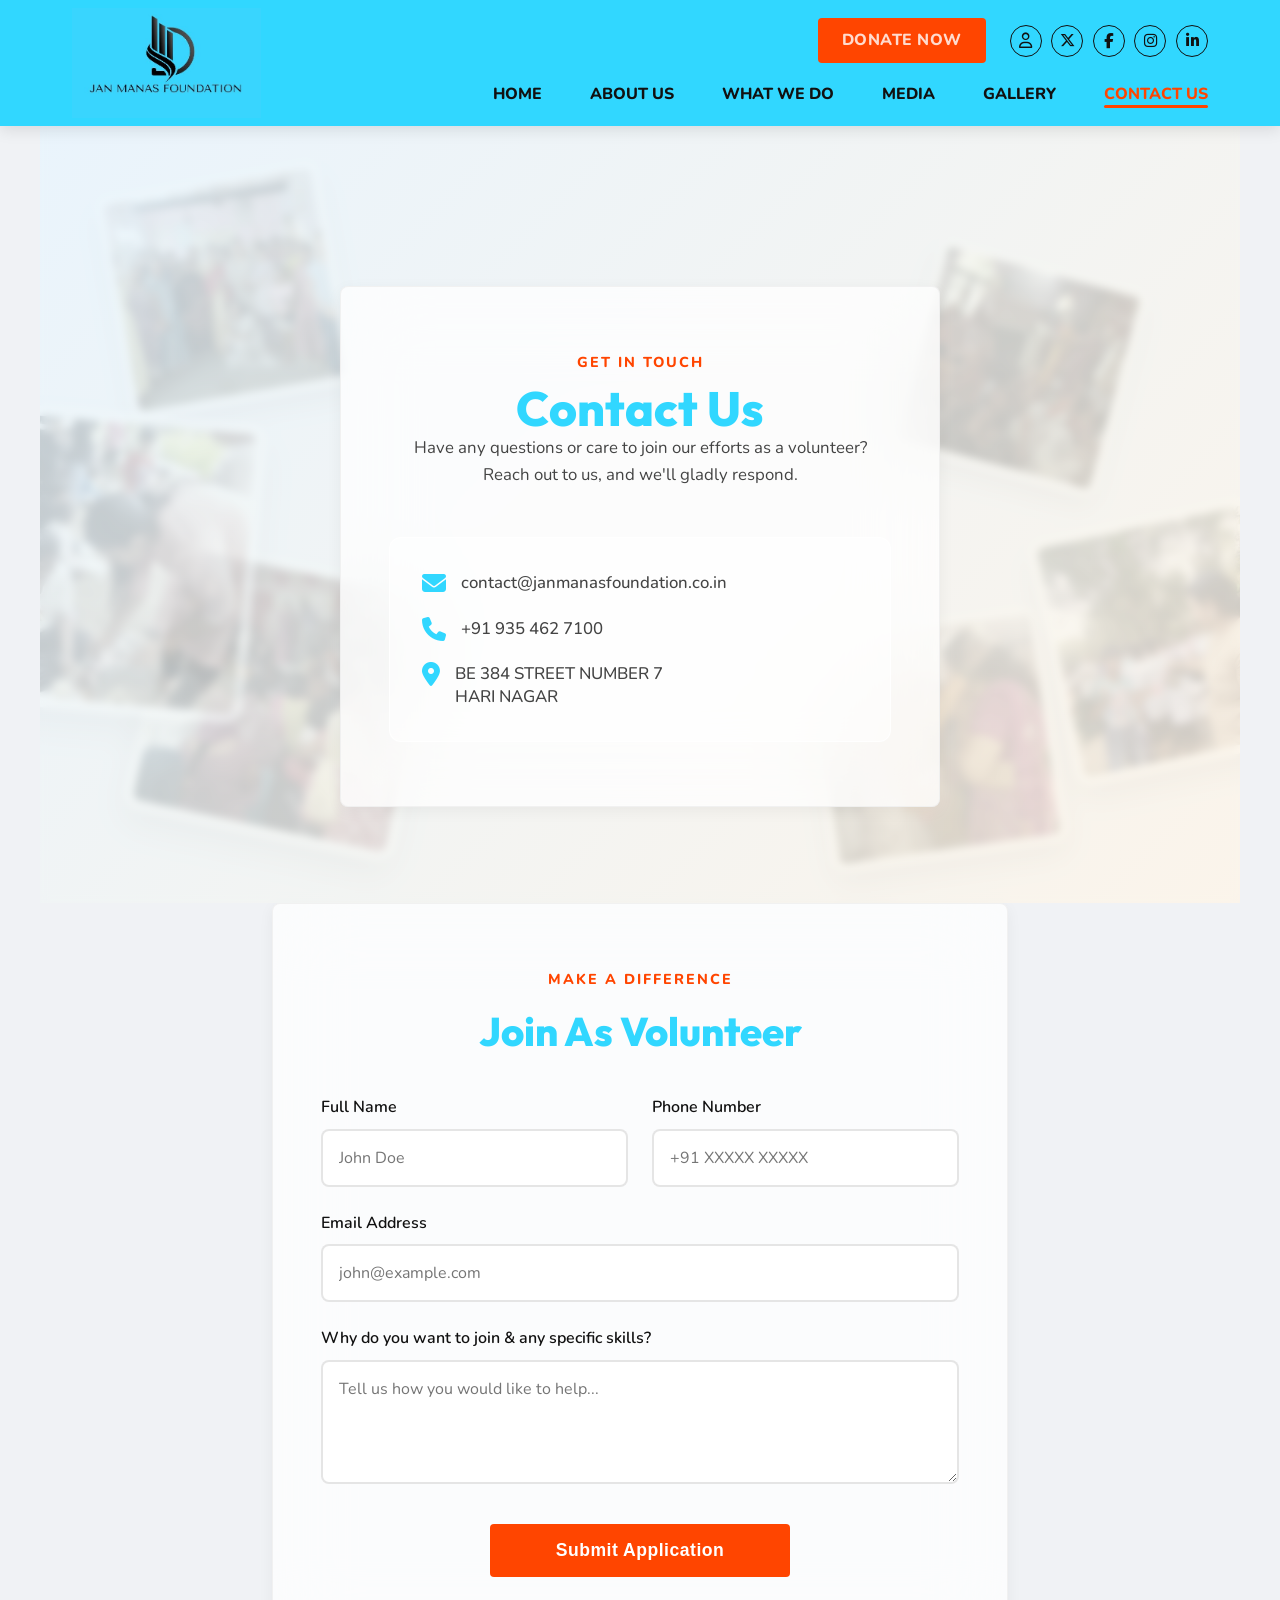
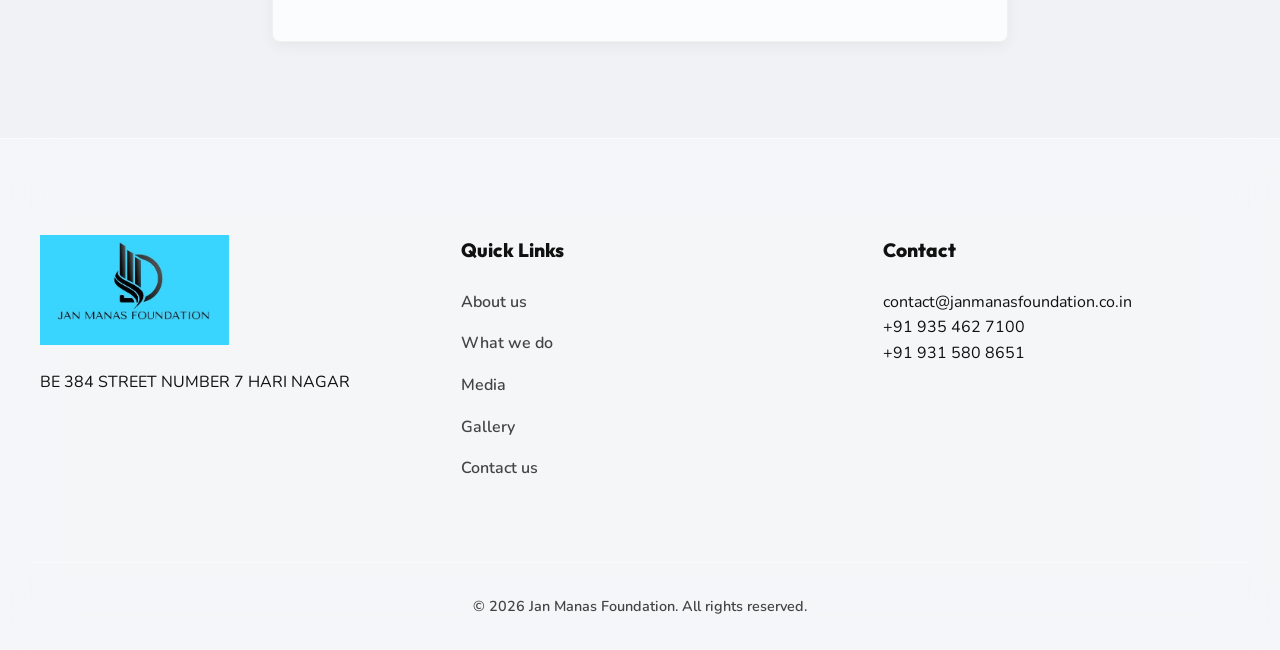
<file: contact.html>
<!DOCTYPE html>
<html lang="en">
<head>
    <meta charset="UTF-8">
    <meta name="viewport" content="width=device-width, initial-scale=1.0">
    <title>Contact Us | Jan Manas Foundation</title>
    <link rel=\"icon\" type=\"image/png\" href=\"logo.png\">
    <link rel="stylesheet" href="https://cdnjs.cloudflare.com/ajax/libs/font-awesome/6.5.2/css/all.min.css">
    <link rel="stylesheet" href="style.css">
    <style>
        .page-content {
            max-width: 800px;
            margin: 10rem auto 4rem;
            padding: 4rem 2rem;
            text-align: center;
        }
        .form-control {
            width: 100%;
            padding: 1rem;
            border: 2px solid rgba(0,0,0,0.1);
            border-radius: var(--radius-lg);
            background: rgba(255,255,255,0.8);
            font-family: var(--font-body);
            font-size: 1rem;
            outline: none;
            transition: all 0.3s ease;
        }
        .form-control:focus {
            border-color: var(--accent-primary);
            box-shadow: 0 0 0 4px rgba(49, 215, 255, 0.2);
            background: #fff;
        }
        .form-label {
            display: block;
            margin-bottom: 0.5rem;
            font-weight: 600;
            color: var(--text-main);
        }
    </style>
</head>
<body>
    <!-- Animated NGO Background -->
    <div class="ngo-nature-bg">
        <div class="css-leaf" style="left: 10%; animation-delay: 0s;"></div>
        <div class="css-heart" style="left: 30%; animation-delay: 5s;"></div>
        <div class="css-leaf" style="left: 60%; animation-delay: 12s; transform: scale(0.6)"></div>
        <div class="css-heart" style="left: 80%; animation-delay: 2s; transform: scale(1.5)"></div>
        <div class="css-leaf" style="left: 45%; animation-delay: 18s;"></div>
    </div>

    <!-- Navigation -->
    <nav id="navbar">
        <div class="nav-container">
            <a href="index.html" class="logo"><img src="logo.png" alt="Jan Manas Foundation Logo"></a>
            <div class="nav-right-container">
                <div class="top-row">
                    <a href="donate.html" class="btn-donate-solid">DONATE NOW</a>
                    <div class="social-icons">
                        <a href="#" aria-label="Profile"><i class="fa-regular fa-user"></i></a>
                        <a href="https://x.com/JanManasFdnNGO" target="_blank" aria-label="X"><i class="fa-brands fa-x-twitter"></i></a>
                        <a href="https://www.facebook.com/share/18qwDYbKRt/" target="_blank" aria-label="Facebook"><i class="fa-brands fa-facebook-f"></i></a>
                        <a href="https://www.instagram.com/jan_manas_foundation?igsh=dWd1djZsOHhkZTBi" target="_blank" aria-label="Instagram"><i class="fa-brands fa-instagram"></i></a>
                        <a href="https://www.linkedin.com/in/sheetal-sharma-at-jan-manas-foundation-12ba6a2a5" target="_blank" aria-label="LinkedIn"><i class="fa-brands fa-linkedin-in"></i></a>
                    </div>
                </div>
                <ul class="nav-links">
                    <li><a href="index.html">HOME</a></li>
                    <li><a href="about.html">ABOUT US</a></li>
                    <li><a href="what-we-do.html">WHAT WE DO</a></li>
                    <li><a href="media.html">MEDIA</a></li>
                    <li><a href="gallery.html">GALLERY</a></li>
                    <li><a href="contact.html" class="active">CONTACT US</a></li>
                </ul>
            </div>
            <div class="hamburger">
                <span></span><span></span><span></span>
            </div>
        </div>
    </nav>

    <!-- Main Content -->
    <section style="position: relative; padding: 10rem 0 6rem; overflow: hidden; min-height: 80vh; display: flex; align-items: center; justify-content: center;">
        
        <!-- Collage Background -->
        <div class="collage-bg">
            <img src="gallery_13.jpg" class="collage-img" style="top: 5%; left: 5%; transform: rotate(-10deg) scale(0.9);" alt="Background Photo">
            <img src="gallery_14.jpg" class="collage-img" style="top: 15%; right: 8%; transform: rotate(15deg) scale(0.85);" alt="Background Photo">
            <img src="gallery_15.jpg" class="collage-img" style="bottom: 10%; left: 10%; transform: rotate(12deg) scale(1.1);" alt="Background Photo">
            <img src="gallery_16.jpg" class="collage-img" style="bottom: 5%; right: 15%; transform: rotate(-8deg) scale(0.95);" alt="Background Photo">
            <img src="gallery_17.jpg" class="collage-img" style="top: 40%; left: -5%; transform: rotate(5deg) scale(1.2);" alt="Background Photo">
            <img src="gallery_18.jpg" class="collage-img" style="top: 50%; right: -5%; transform: rotate(-12deg) scale(1);" alt="Background Photo">
            <div class="collage-overlay"></div>
        </div>

        <div class="glass card glass-glow page-content fade-up tilt" style="position: relative; z-index: 10; margin: 0; max-width: 600px; padding: 4rem 3rem;">
            <div class="tilt-inner">
                <div class="section-subtitle mb-1">Get In Touch</div>
                <h1 class="playfair text-gradient" style="font-size: 3rem; line-height: 1.1">Contact Us</h1>
                <p class="mt-2" style="color: var(--text-muted)">
                    Have any questions or care to join our efforts as a volunteer? Reach out to us, and we'll gladly respond.
                </p>
                <div style="margin-top: 3rem; text-align: left; background: rgba(255,255,255,0.5); padding: 2rem; border-radius: 12px; border: 1px solid rgba(255,255,255,0.8);">
                    <p style="margin-bottom: 1.2rem; display: flex; align-items: center; gap: 15px;"><i class="fa-solid fa-envelope" style="color: var(--accent-primary); font-size: 1.5rem;"></i> <span style="font-weight: 500;">contact@janmanasfoundation.co.in</span></p>
                    <p style="margin-bottom: 1.2rem; display: flex; align-items: center; gap: 15px;"><i class="fa-solid fa-phone" style="color: var(--accent-primary); font-size: 1.5rem;"></i> <span style="font-weight: 500;">+91 935 462 7100</span></p>
                    <p style="display: flex; align-items: flex-start; gap: 15px;"><i class="fa-solid fa-location-dot" style="color: var(--accent-primary); font-size: 1.5rem;"></i> <span style="font-weight: 500; line-height: 1.4;">BE 384 STREET NUMBER 7<br>HARI NAGAR</span></p>
                </div>
            </div>
        </div>
    </section>

    <!-- Volunteer Form Section -->
    <section class="fade-up" style="max-width: 800px; margin: 0 auto 6rem; padding: 0 2rem;">
        <div class="glass card glass-glow tilt" style="padding: 4rem 3rem; text-align: center;">
            <div class="tilt-inner">
                <div class="section-subtitle mb-1">Make A Difference</div>
                <h2 class="section-title playfair text-gradient" style="font-size: 2.5rem; margin-bottom: 2rem;">Join As Volunteer</h2>
                <form action="https://formsubmit.co/contact@janmanasfoundation.co.in" method="POST" style="text-align: left; margin-top: 2rem;">
                    <input type="hidden" name="_subject" value="New Volunteer Application!">
                    <input type="hidden" name="_captcha" value="false">
                    <div style="display: grid; grid-template-columns: repeat(auto-fit, minmax(250px, 1fr)); gap: 1.5rem; margin-bottom: 1.5rem;">
                        <div>
                            <label for="name" class="form-label">Full Name</label>
                            <input type="text" id="name" name="name" class="form-control" required placeholder="John Doe">
                        </div>
                        <div>
                            <label for="phone" class="form-label">Phone Number</label>
                            <input type="tel" id="phone" name="phone" class="form-control" required placeholder="+91 XXXXX XXXXX">
                        </div>
                    </div>
                    <div style="margin-bottom: 1.5rem;">
                        <label for="email" class="form-label">Email Address</label>
                        <input type="email" id="email" name="email" class="form-control" required placeholder="john@example.com">
                    </div>
                    <div style="margin-bottom: 2rem;">
                        <label for="message" class="form-label">Why do you want to join & any specific skills?</label>
                        <textarea id="message" name="message" rows="4" class="form-control" required style="resize: vertical;" placeholder="Tell us how you would like to help..."></textarea>
                    </div>
                    <div style="text-align: center;">
                        <button type="submit" class="btn-primary" style="width: 100%; max-width: 300px; padding: 1rem; font-size: 1.1rem; border: none; cursor: pointer;">Submit Application</button>
                    </div>
                </form>
            </div>
        </div>
    </section>

    <!-- Footer -->
    <footer>
        <div class="footer-container fade-up">
            <div class="footer-col">
                <a href="index.html" class="logo" style="display:block; margin-bottom: 1rem;"><img src="logo.png" alt="Jan Manas Foundation Logo"></a>
                <p>BE 384 STREET NUMBER 7 HARI NAGAR</p>
            </div>

            <div class="footer-col">
                <h4>Quick Links</h4>
                <ul>
                    <li><a href="about.html">About us</a></li>
                    <li><a href="what-we-do.html">What we do</a></li>
                    <li><a href="media.html">Media</a></li>
                    <li><a href="gallery.html">Gallery</a></li>
                    <li><a href="contact.html">Contact us</a></li>
                </ul>
            </div>
            <div class="footer-col">
                <h4>Contact</h4>
                <p>contact@janmanasfoundation.co.in</p>
                <p>+91 935 462 7100<br>+91 931 580 8651</p>
            </div>
        </div>
        <div class="footer-bottom">
            <p>&copy; 2026 Jan Manas Foundation. All rights reserved.</p>
        </div>
    </footer>

    <script src="script.js"></script>
</body>
</html>
</file>
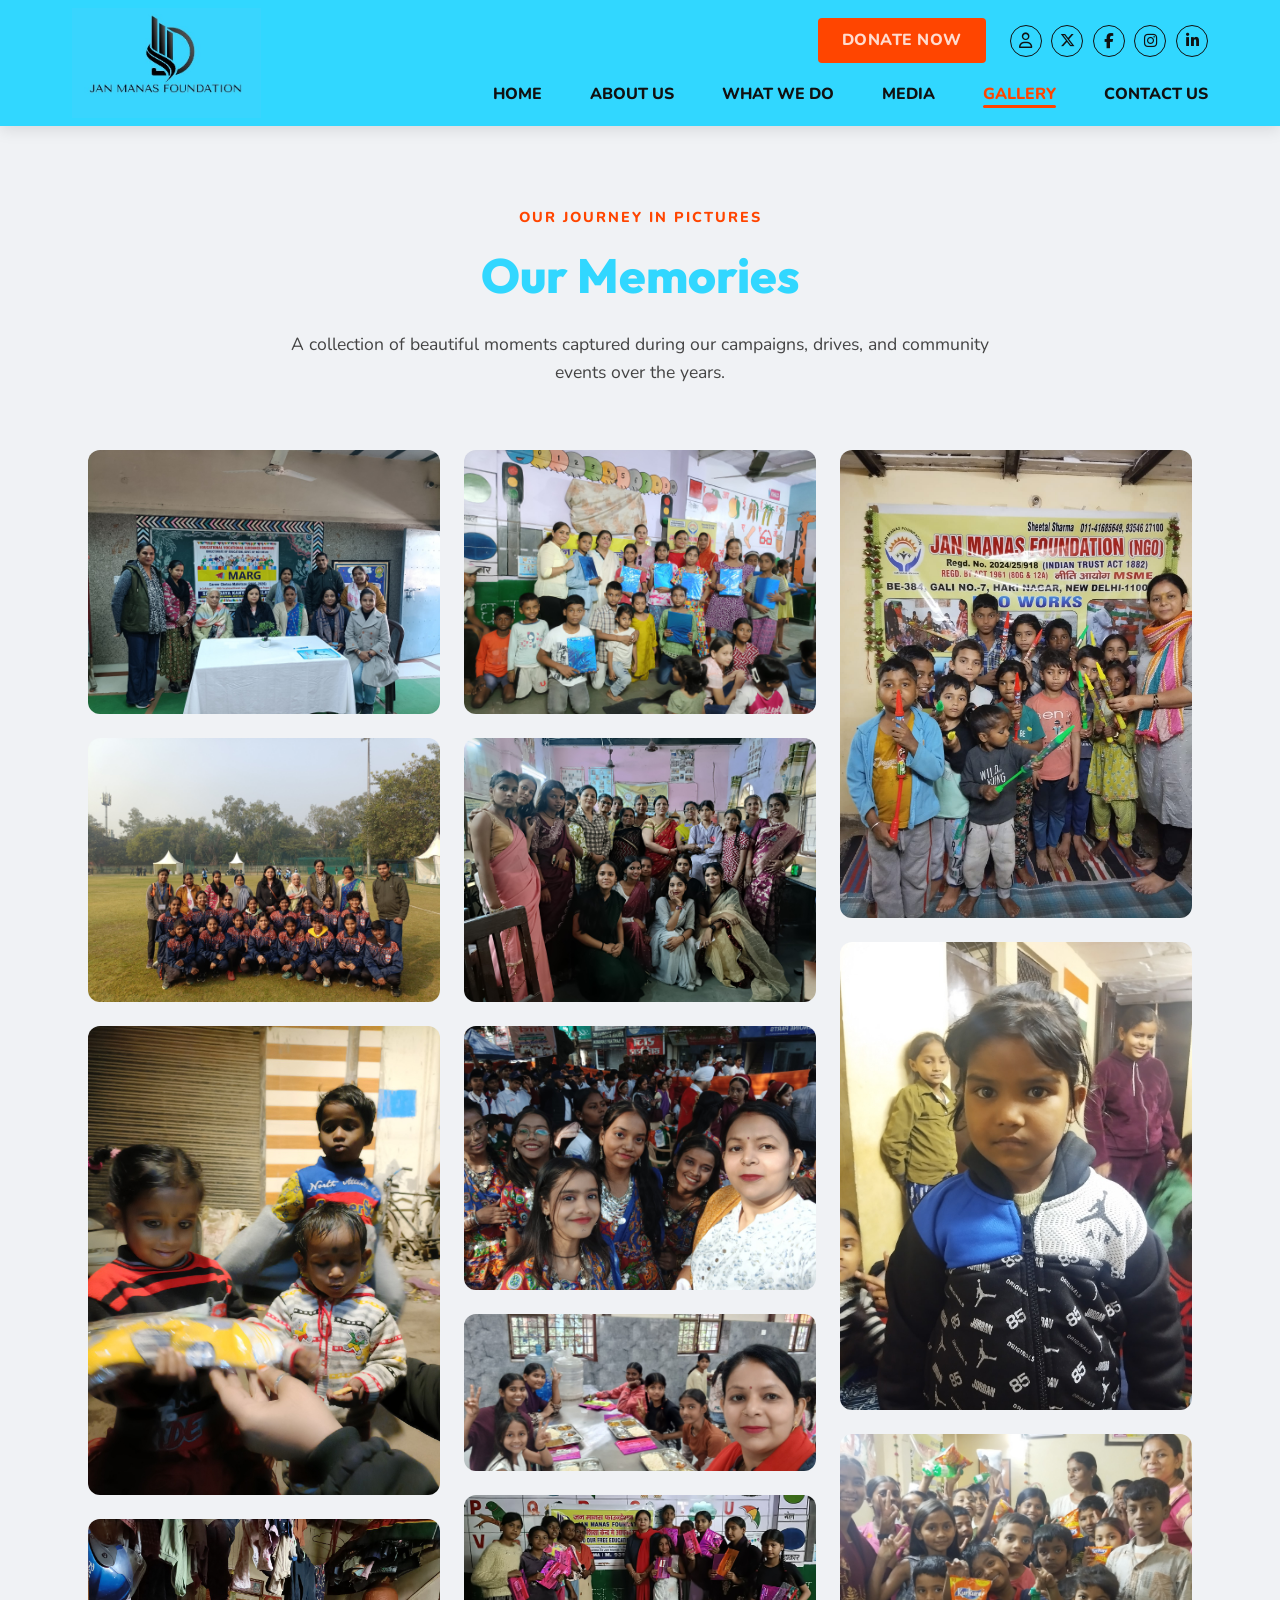
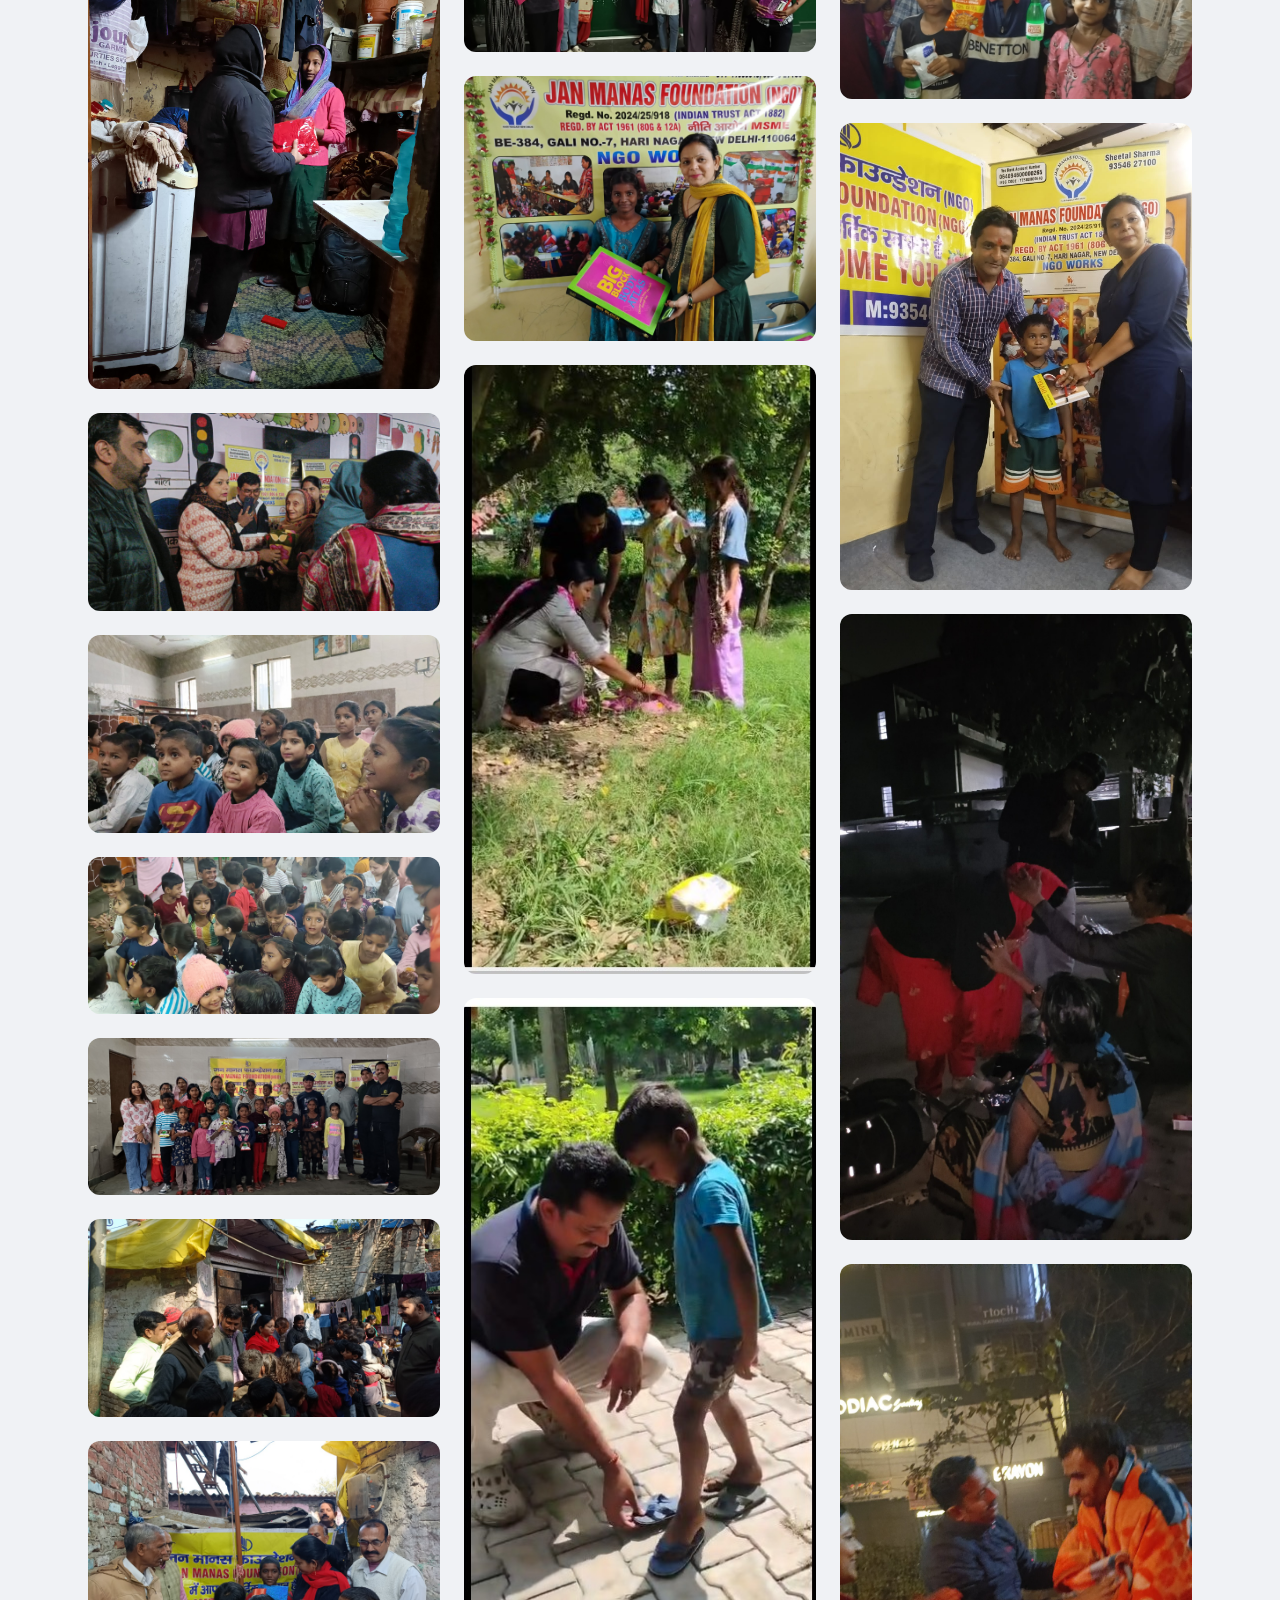
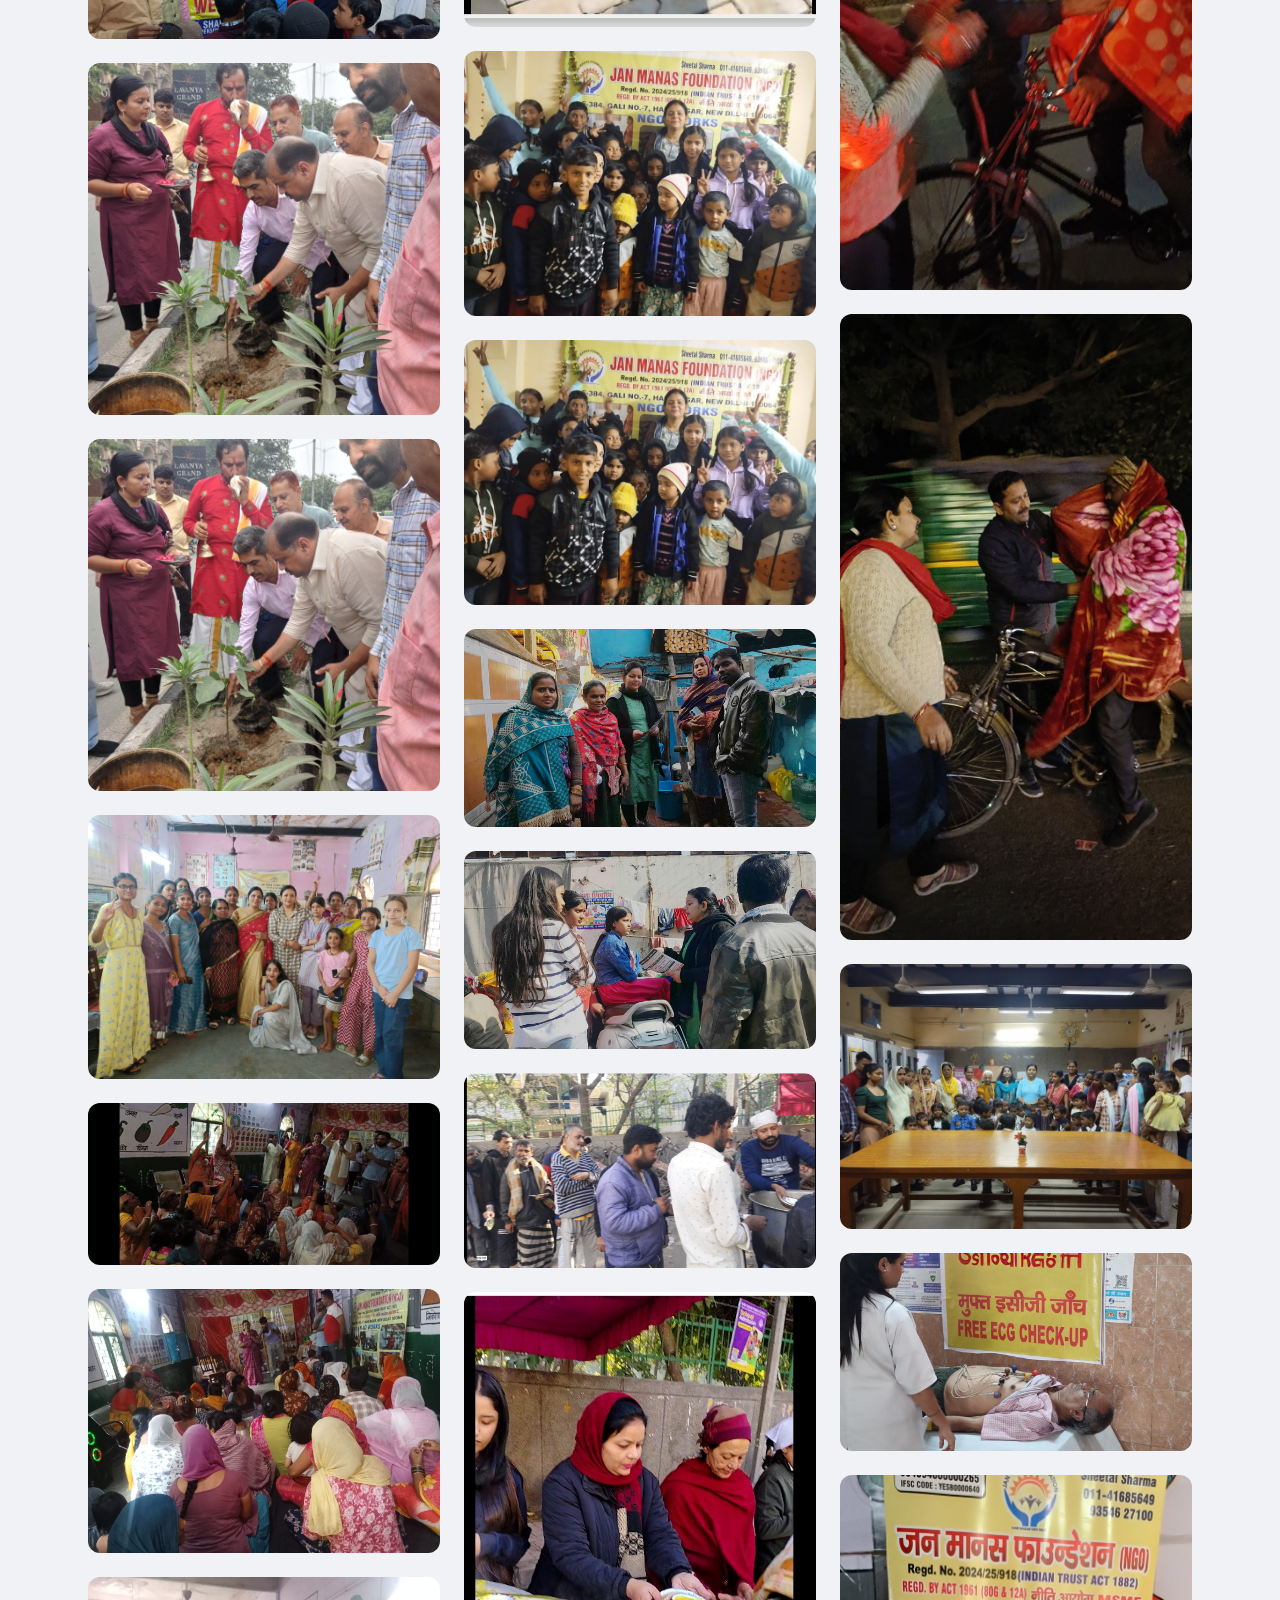
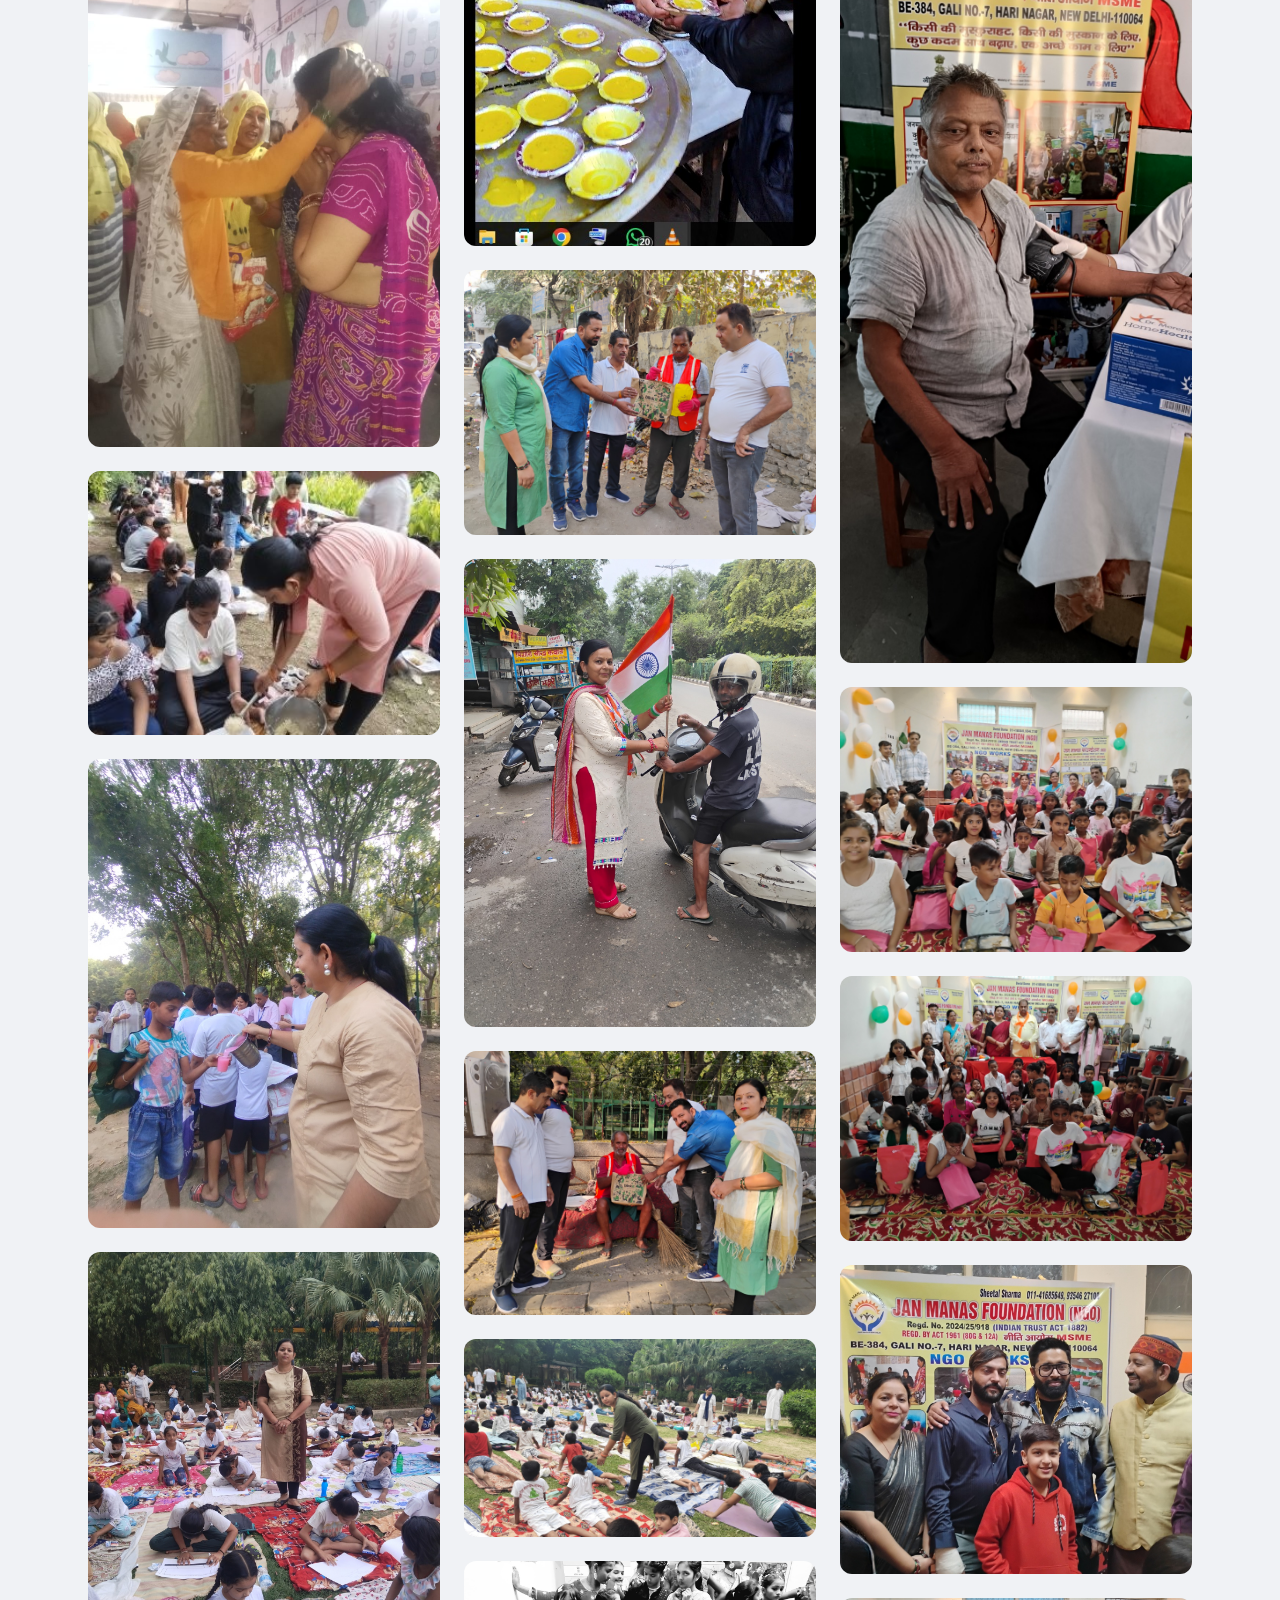
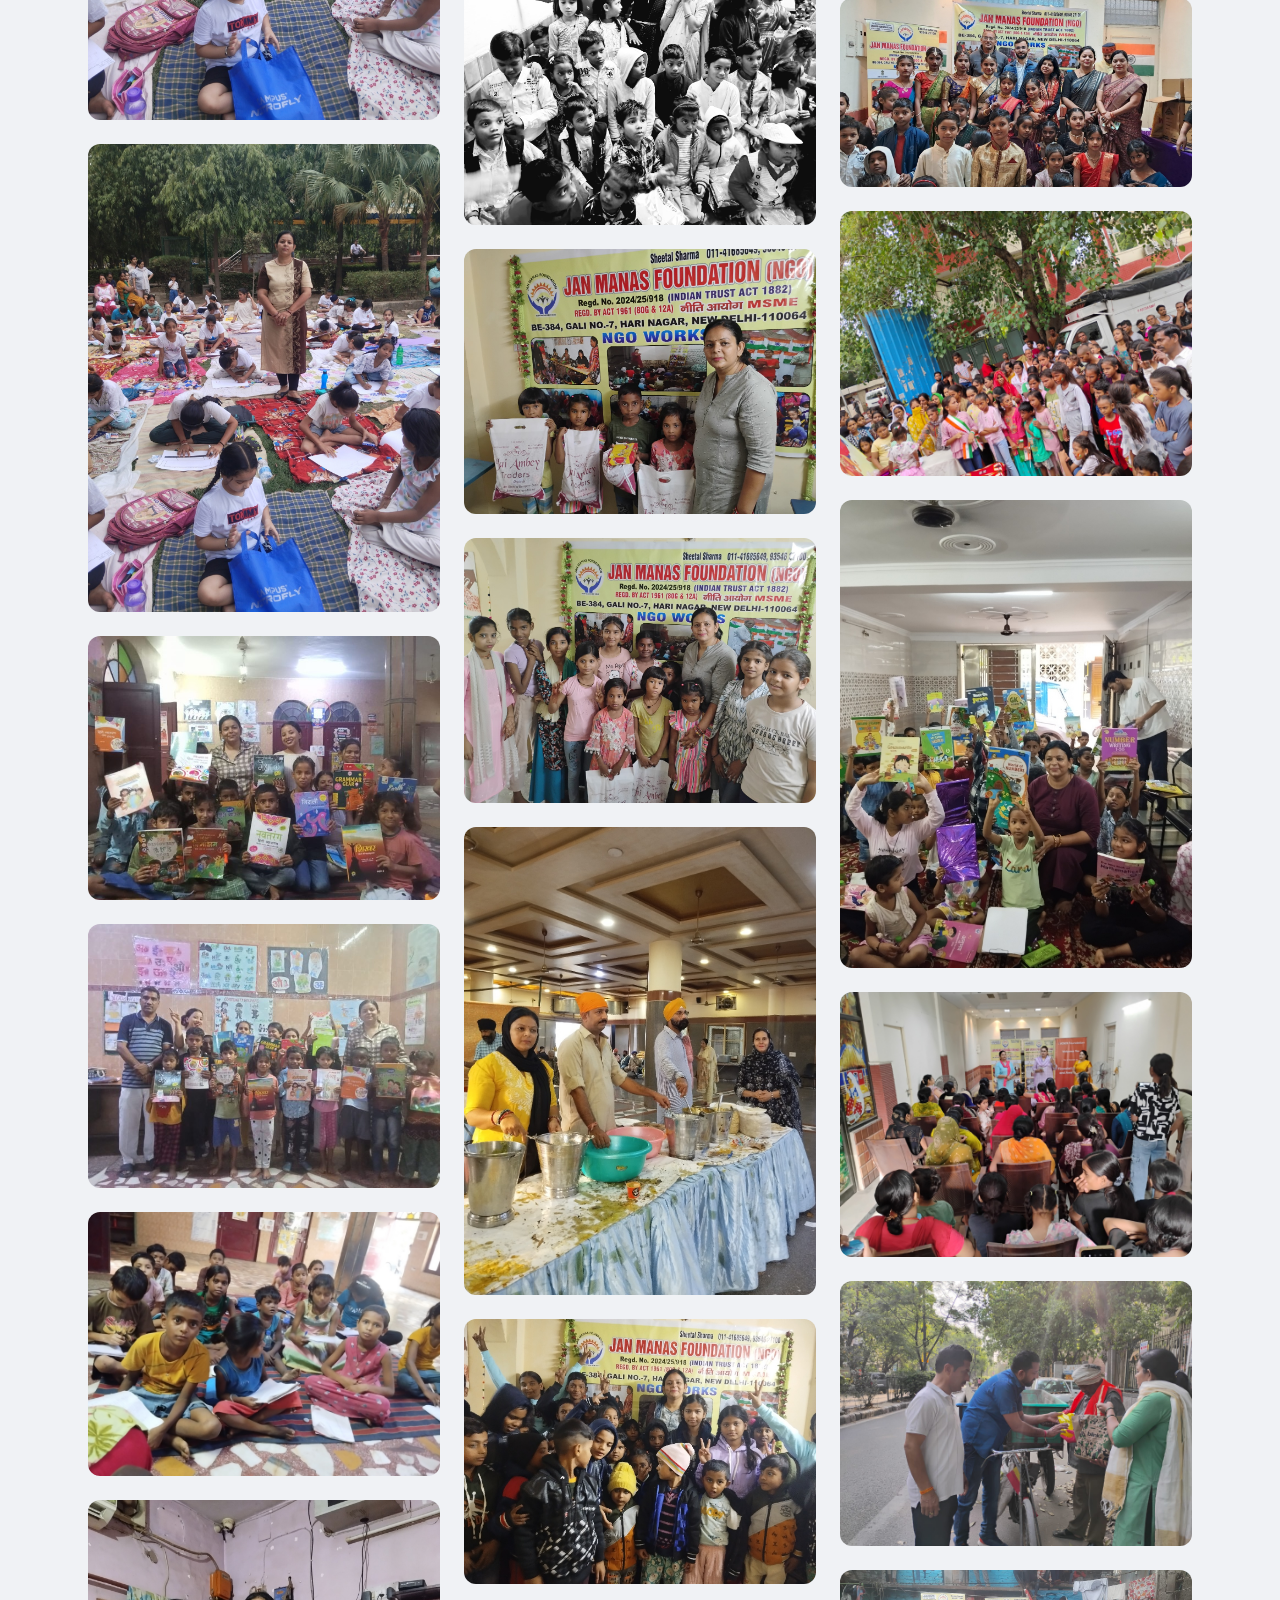
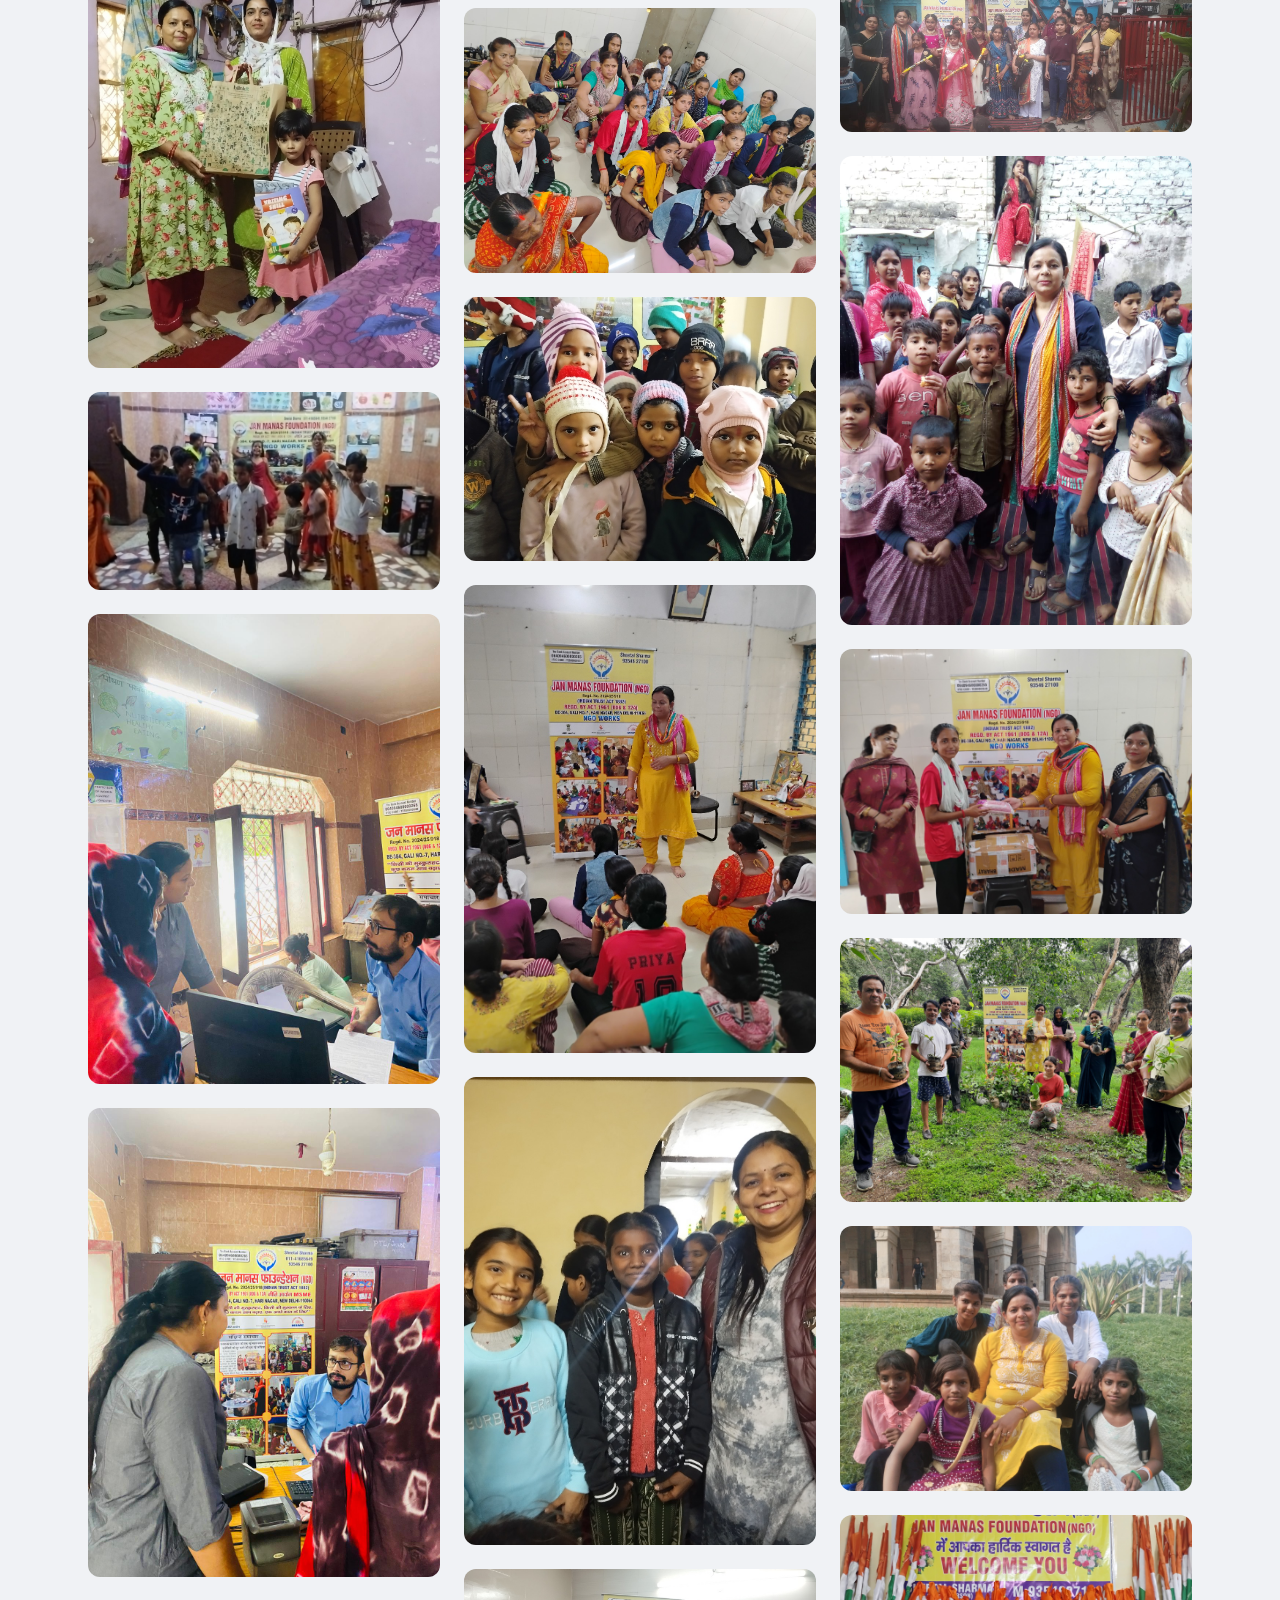
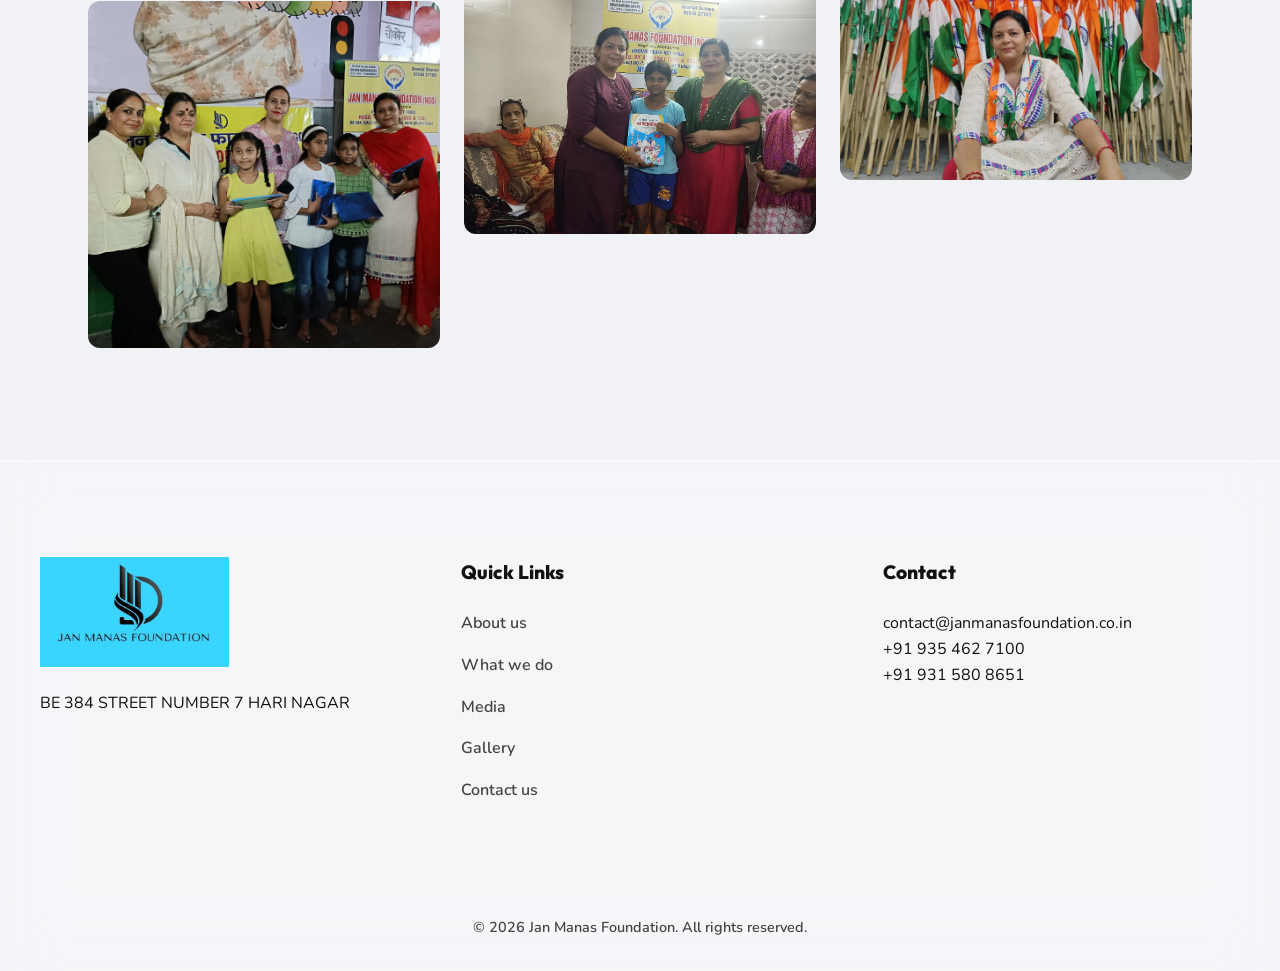
<file: gallery.html>
<!DOCTYPE html>
<html lang="en">
<head>
    <meta charset="UTF-8">
    <meta name="viewport" content="width=device-width, initial-scale=1.0">
    <title>Gallery | Jan Manas Foundation</title>
    <link rel=\"icon\" type=\"image/png\" href=\"logo.png\">
    <link rel="stylesheet" href="https://cdnjs.cloudflare.com/ajax/libs/font-awesome/6.5.2/css/all.min.css">
    <link rel="stylesheet" href="style.css">
    <style>
        .page-content {
            max-width: 800px;
            margin: 10rem auto 4rem;
            padding: 4rem 2rem;
            text-align: center;
        }
    </style>
</head>
<body>
    <!-- Animated NGO Background -->
    <div class="ngo-nature-bg">
        <div class="css-leaf" style="left: 10%; animation-delay: 0s;"></div>
        <div class="css-heart" style="left: 30%; animation-delay: 5s;"></div>
        <div class="css-leaf" style="left: 60%; animation-delay: 12s; transform: scale(0.6)"></div>
        <div class="css-heart" style="left: 80%; animation-delay: 2s; transform: scale(1.5)"></div>
        <div class="css-leaf" style="left: 45%; animation-delay: 18s;"></div>
    </div>

    <!-- Navigation -->
    <nav id="navbar">
        <div class="nav-container">
            <a href="index.html" class="logo"><img src="logo.png" alt="Jan Manas Foundation Logo"></a>
            <div class="nav-right-container">
                <div class="top-row">
                    <a href="donate.html" class="btn-donate-solid">DONATE NOW</a>
                    <div class="social-icons">
                        <a href="#" aria-label="Profile"><i class="fa-regular fa-user"></i></a>
                        <a href="https://x.com/JanManasFdnNGO" target="_blank" aria-label="X"><i class="fa-brands fa-x-twitter"></i></a>
                        <a href="https://www.facebook.com/share/18qwDYbKRt/" target="_blank" aria-label="Facebook"><i class="fa-brands fa-facebook-f"></i></a>
                        <a href="https://www.instagram.com/jan_manas_foundation?igsh=dWd1djZsOHhkZTBi" target="_blank" aria-label="Instagram"><i class="fa-brands fa-instagram"></i></a>
                        <a href="https://www.linkedin.com/in/sheetal-sharma-at-jan-manas-foundation-12ba6a2a5" target="_blank" aria-label="LinkedIn"><i class="fa-brands fa-linkedin-in"></i></a>
                    </div>
                </div>
                <ul class="nav-links">
                    <li><a href="index.html">HOME</a></li>
                    <li><a href="about.html">ABOUT US</a></li>
                    <li><a href="what-we-do.html">WHAT WE DO</a></li>
                    <li><a href="media.html">MEDIA</a></li>
                    <li><a href="gallery.html" class="active">GALLERY</a></li>
                    <li><a href="contact.html">CONTACT US</a></li>
                </ul>
            </div>
            <div class="hamburger">
                <span></span><span></span><span></span>
            </div>
        </div>
    </nav>

    <!-- Our Memories Gallery -->
    <section class="fade-up" style="max-width: 1200px; margin: 4rem auto 6rem; padding: 0 2rem;">
        <div class="section-header" style="text-align: center; margin-bottom: 3rem; margin-top: 5rem;">
            <div class="section-subtitle mb-1">Our Journey in Pictures</div>
            <h2 class="section-title playfair text-gradient" style="font-size: 3rem;">Our Memories</h2>
            <p class="mt-2" style="color: var(--text-muted); max-width: 700px; margin: 0 auto; font-size: 1.1rem;">
                A collection of beautiful moments captured during our campaigns, drives, and community events over the years.
            </p>
        </div>
        
        <div class="masonry-gallery">
            <div class="masonry-item"><img src="gallery_1.jpg" alt="NGO Gallery Image"><div class="overlay"><span>NGO Gallery Image</span></div></div>
            <div class="masonry-item"><img src="gallery_2.jpg" alt="NGO Gallery Image"><div class="overlay"><span>NGO Gallery Image</span></div></div>
            <div class="masonry-item"><img src="gallery_3.jpg" alt="NGO Gallery Image"><div class="overlay"><span>NGO Gallery Image</span></div></div>
            <div class="masonry-item"><img src="gallery_4.jpg" alt="NGO Gallery Image"><div class="overlay"><span>NGO Gallery Image</span></div></div>
            <div class="masonry-item"><img src="gallery_5.jpg" alt="NGO Gallery Image"><div class="overlay"><span>NGO Gallery Image</span></div></div>
            <div class="masonry-item"><img src="gallery_6.jpg" alt="NGO Gallery Image"><div class="overlay"><span>NGO Gallery Image</span></div></div>
            <div class="masonry-item"><img src="gallery_7.jpg" alt="NGO Gallery Image"><div class="overlay"><span>NGO Gallery Image</span></div></div>
            <div class="masonry-item"><img src="gallery_8.jpg" alt="NGO Gallery Image"><div class="overlay"><span>NGO Gallery Image</span></div></div>
            <div class="masonry-item"><img src="gallery_9.jpg" alt="NGO Gallery Image"><div class="overlay"><span>NGO Gallery Image</span></div></div>
            <div class="masonry-item"><img src="gallery_10.jpg" alt="NGO Gallery Image"><div class="overlay"><span>NGO Gallery Image</span></div></div>
            <div class="masonry-item"><img src="gallery_11.jpg" alt="NGO Gallery Image"><div class="overlay"><span>NGO Gallery Image</span></div></div>
            <div class="masonry-item"><img src="gallery_12.jpg" alt="NGO Gallery Image"><div class="overlay"><span>NGO Gallery Image</span></div></div>
            <div class="masonry-item"><img src="gallery_13.jpg" alt="NGO Gallery Image"><div class="overlay"><span>NGO Gallery Image</span></div></div>
            <div class="masonry-item"><img src="gallery_14.jpg" alt="NGO Gallery Image"><div class="overlay"><span>NGO Gallery Image</span></div></div>
            <div class="masonry-item"><img src="gallery_15.jpg" alt="NGO Gallery Image"><div class="overlay"><span>NGO Gallery Image</span></div></div>
            <div class="masonry-item"><img src="gallery_16.jpg" alt="NGO Gallery Image"><div class="overlay"><span>NGO Gallery Image</span></div></div>
            <div class="masonry-item"><img src="gallery_17.jpg" alt="NGO Gallery Image"><div class="overlay"><span>NGO Gallery Image</span></div></div>
            <div class="masonry-item"><img src="gallery_18.jpg" alt="NGO Gallery Image"><div class="overlay"><span>NGO Gallery Image</span></div></div>
            <div class="masonry-item"><img src="gallery_19.jpg" alt="NGO Gallery Image"><div class="overlay"><span>NGO Gallery Image</span></div></div>
            <div class="masonry-item"><img src="gallery_20.jpg" alt="NGO Gallery Image"><div class="overlay"><span>NGO Gallery Image</span></div></div>
            <div class="masonry-item"><img src="gallery_21.jpg" alt="NGO Gallery Image"><div class="overlay"><span>NGO Gallery Image</span></div></div>
            <div class="masonry-item"><img src="gallery_22.jpg" alt="NGO Gallery Image"><div class="overlay"><span>NGO Gallery Image</span></div></div>
            <div class="masonry-item"><img src="gallery_23.jpg" alt="NGO Gallery Image"><div class="overlay"><span>NGO Gallery Image</span></div></div>
            <div class="masonry-item"><img src="gallery_24.jpg" alt="NGO Gallery Image"><div class="overlay"><span>NGO Gallery Image</span></div></div>
            <div class="masonry-item"><img src="gallery_25.jpg" alt="NGO Gallery Image"><div class="overlay"><span>NGO Gallery Image</span></div></div>
            <div class="masonry-item"><img src="gallery_26.jpg" alt="NGO Gallery Image"><div class="overlay"><span>NGO Gallery Image</span></div></div>
            <div class="masonry-item"><img src="gallery_27.jpg" alt="NGO Gallery Image"><div class="overlay"><span>NGO Gallery Image</span></div></div>
            <div class="masonry-item"><img src="gallery_28.jpg" alt="NGO Gallery Image"><div class="overlay"><span>NGO Gallery Image</span></div></div>
            <div class="masonry-item"><img src="gallery_29.jpg" alt="NGO Gallery Image"><div class="overlay"><span>NGO Gallery Image</span></div></div>
            <div class="masonry-item"><img src="gallery_30.jpg" alt="NGO Gallery Image"><div class="overlay"><span>NGO Gallery Image</span></div></div>
            <div class="masonry-item"><img src="gallery_31.jpg" alt="NGO Gallery Image"><div class="overlay"><span>NGO Gallery Image</span></div></div>
            <div class="masonry-item"><img src="gallery_32.jpg" alt="NGO Gallery Image"><div class="overlay"><span>NGO Gallery Image</span></div></div>
            <div class="masonry-item"><img src="gallery_33.jpg" alt="NGO Gallery Image"><div class="overlay"><span>NGO Gallery Image</span></div></div>
            <div class="masonry-item"><img src="gallery_34.jpg" alt="NGO Gallery Image"><div class="overlay"><span>NGO Gallery Image</span></div></div>
            <div class="masonry-item"><img src="gallery_35.jpg" alt="NGO Gallery Image"><div class="overlay"><span>NGO Gallery Image</span></div></div>
            <div class="masonry-item"><img src="gallery_36.jpg" alt="NGO Gallery Image"><div class="overlay"><span>NGO Gallery Image</span></div></div>
            <div class="masonry-item"><img src="gallery_37.jpg" alt="NGO Gallery Image"><div class="overlay"><span>NGO Gallery Image</span></div></div>
            <div class="masonry-item"><img src="gallery_38.jpg" alt="NGO Gallery Image"><div class="overlay"><span>NGO Gallery Image</span></div></div>
            <div class="masonry-item"><img src="gallery_39.jpg" alt="NGO Gallery Image"><div class="overlay"><span>NGO Gallery Image</span></div></div>
            <div class="masonry-item"><img src="gallery_40.jpg" alt="NGO Gallery Image"><div class="overlay"><span>NGO Gallery Image</span></div></div>
            <div class="masonry-item"><img src="gallery_41.jpg" alt="NGO Gallery Image"><div class="overlay"><span>NGO Gallery Image</span></div></div>
            <div class="masonry-item"><img src="gallery_42.jpg" alt="NGO Gallery Image"><div class="overlay"><span>NGO Gallery Image</span></div></div>
            <div class="masonry-item"><img src="gallery_43.jpg" alt="NGO Gallery Image"><div class="overlay"><span>NGO Gallery Image</span></div></div>
            <div class="masonry-item"><img src="gallery_44.jpg" alt="NGO Gallery Image"><div class="overlay"><span>NGO Gallery Image</span></div></div>
            <div class="masonry-item"><img src="gallery_45.jpg" alt="NGO Gallery Image"><div class="overlay"><span>NGO Gallery Image</span></div></div>
            <div class="masonry-item"><img src="gallery_46.jpg" alt="NGO Gallery Image"><div class="overlay"><span>NGO Gallery Image</span></div></div>
            <div class="masonry-item"><img src="gallery_47.jpg" alt="NGO Gallery Image"><div class="overlay"><span>NGO Gallery Image</span></div></div>
            <div class="masonry-item"><img src="gallery_48.jpg" alt="NGO Gallery Image"><div class="overlay"><span>NGO Gallery Image</span></div></div>
            <div class="masonry-item"><img src="gallery_49.jpg" alt="NGO Gallery Image"><div class="overlay"><span>NGO Gallery Image</span></div></div>
            <div class="masonry-item"><img src="gallery_50.jpg" alt="NGO Gallery Image"><div class="overlay"><span>NGO Gallery Image</span></div></div>
            <div class="masonry-item"><img src="gallery_51.jpg" alt="NGO Gallery Image"><div class="overlay"><span>NGO Gallery Image</span></div></div>
            <div class="masonry-item"><img src="gallery_52.jpg" alt="NGO Gallery Image"><div class="overlay"><span>NGO Gallery Image</span></div></div>
            <div class="masonry-item"><img src="gallery_53.jpg" alt="NGO Gallery Image"><div class="overlay"><span>NGO Gallery Image</span></div></div>
            <div class="masonry-item"><img src="gallery_54.jpg" alt="NGO Gallery Image"><div class="overlay"><span>NGO Gallery Image</span></div></div>
            <div class="masonry-item"><img src="gallery_55.jpg" alt="NGO Gallery Image"><div class="overlay"><span>NGO Gallery Image</span></div></div>
            <div class="masonry-item"><img src="gallery_56.jpg" alt="NGO Gallery Image"><div class="overlay"><span>NGO Gallery Image</span></div></div>
            <div class="masonry-item"><img src="gallery_57.jpg" alt="NGO Gallery Image"><div class="overlay"><span>NGO Gallery Image</span></div></div>
            <div class="masonry-item"><img src="gallery_58.jpg" alt="NGO Gallery Image"><div class="overlay"><span>NGO Gallery Image</span></div></div>
            <div class="masonry-item"><img src="photo_1.jpeg" alt="NGO Gallery Image"><div class="overlay"><span>NGO Gallery Image</span></div></div>
            <div class="masonry-item"><img src="photo_2.jpeg" alt="NGO Gallery Image"><div class="overlay"><span>NGO Gallery Image</span></div></div>
            <div class="masonry-item"><img src="photo_3.jpeg" alt="NGO Gallery Image"><div class="overlay"><span>NGO Gallery Image</span></div></div>
            <div class="masonry-item"><img src="photo_4.jpeg" alt="NGO Gallery Image"><div class="overlay"><span>NGO Gallery Image</span></div></div>
            <div class="masonry-item"><img src="photo_5.jpeg" alt="NGO Gallery Image"><div class="overlay"><span>NGO Gallery Image</span></div></div>
            <div class="masonry-item"><img src="photo_6.jpeg" alt="NGO Gallery Image"><div class="overlay"><span>NGO Gallery Image</span></div></div>
            <div class="masonry-item"><img src="photo_7.jpeg" alt="NGO Gallery Image"><div class="overlay"><span>NGO Gallery Image</span></div></div>
            <div class="masonry-item"><img src="photo_8.jpeg" alt="NGO Gallery Image"><div class="overlay"><span>NGO Gallery Image</span></div></div>
            <div class="masonry-item"><img src="photo_9.jpeg" alt="NGO Gallery Image"><div class="overlay"><span>NGO Gallery Image</span></div></div>
            <div class="masonry-item"><img src="photo_10.jpeg" alt="NGO Gallery Image"><div class="overlay"><span>NGO Gallery Image</span></div></div>
            <div class="masonry-item"><img src="photo_11.jpeg" alt="NGO Gallery Image"><div class="overlay"><span>NGO Gallery Image</span></div></div>
            <div class="masonry-item"><img src="photo_12.jpeg" alt="NGO Gallery Image"><div class="overlay"><span>NGO Gallery Image</span></div></div>
            <div class="masonry-item"><img src="photo_13.jpeg" alt="NGO Gallery Image"><div class="overlay"><span>NGO Gallery Image</span></div></div>
            <div class="masonry-item"><img src="photo_14.jpeg" alt="NGO Gallery Image"><div class="overlay"><span>NGO Gallery Image</span></div></div>
            <div class="masonry-item"><img src="photo_15.jpeg" alt="NGO Gallery Image"><div class="overlay"><span>NGO Gallery Image</span></div></div>
            <div class="masonry-item"><img src="photo_16.jpeg" alt="NGO Gallery Image"><div class="overlay"><span>NGO Gallery Image</span></div></div>
            <div class="masonry-item"><img src="photo_17.jpeg" alt="NGO Gallery Image"><div class="overlay"><span>NGO Gallery Image</span></div></div>
            <div class="masonry-item"><img src="photo_18.jpeg" alt="NGO Gallery Image"><div class="overlay"><span>NGO Gallery Image</span></div></div>
            <div class="masonry-item"><img src="photo_19.jpeg" alt="NGO Gallery Image"><div class="overlay"><span>NGO Gallery Image</span></div></div>
            <div class="masonry-item"><img src="photo_20.jpeg" alt="NGO Gallery Image"><div class="overlay"><span>NGO Gallery Image</span></div></div>
            <div class="masonry-item"><img src="photo_21.jpeg" alt="NGO Gallery Image"><div class="overlay"><span>NGO Gallery Image</span></div></div>
            <div class="masonry-item"><img src="photo_22.jpeg" alt="NGO Gallery Image"><div class="overlay"><span>NGO Gallery Image</span></div></div>
        </div>
    </section>

    <!-- Footer -->
    <footer>
        <div class="footer-container fade-up">
            <div class="footer-col">
                <a href="index.html" class="logo" style="display:block; margin-bottom: 1rem;"><img src="logo.png" alt="Jan Manas Foundation Logo"></a>
                <p>BE 384 STREET NUMBER 7 HARI NAGAR</p>
            </div>

            <div class="footer-col">
                <h4>Quick Links</h4>
                <ul>
                    <li><a href="about.html">About us</a></li>
                    <li><a href="what-we-do.html">What we do</a></li>
                    <li><a href="media.html">Media</a></li>
                    <li><a href="gallery.html">Gallery</a></li>
                    <li><a href="contact.html">Contact us</a></li>
                </ul>
            </div>
            <div class="footer-col">
                <h4>Contact</h4>
                <p>contact@janmanasfoundation.co.in</p>
                <p>+91 935 462 7100<br>+91 931 580 8651</p>
            </div>
        </div>
        <div class="footer-bottom">
            <p>&copy; 2026 Jan Manas Foundation. All rights reserved.</p>
        </div>
    </footer>

    <script src="script.js"></script>
</body>
</html>
</file>
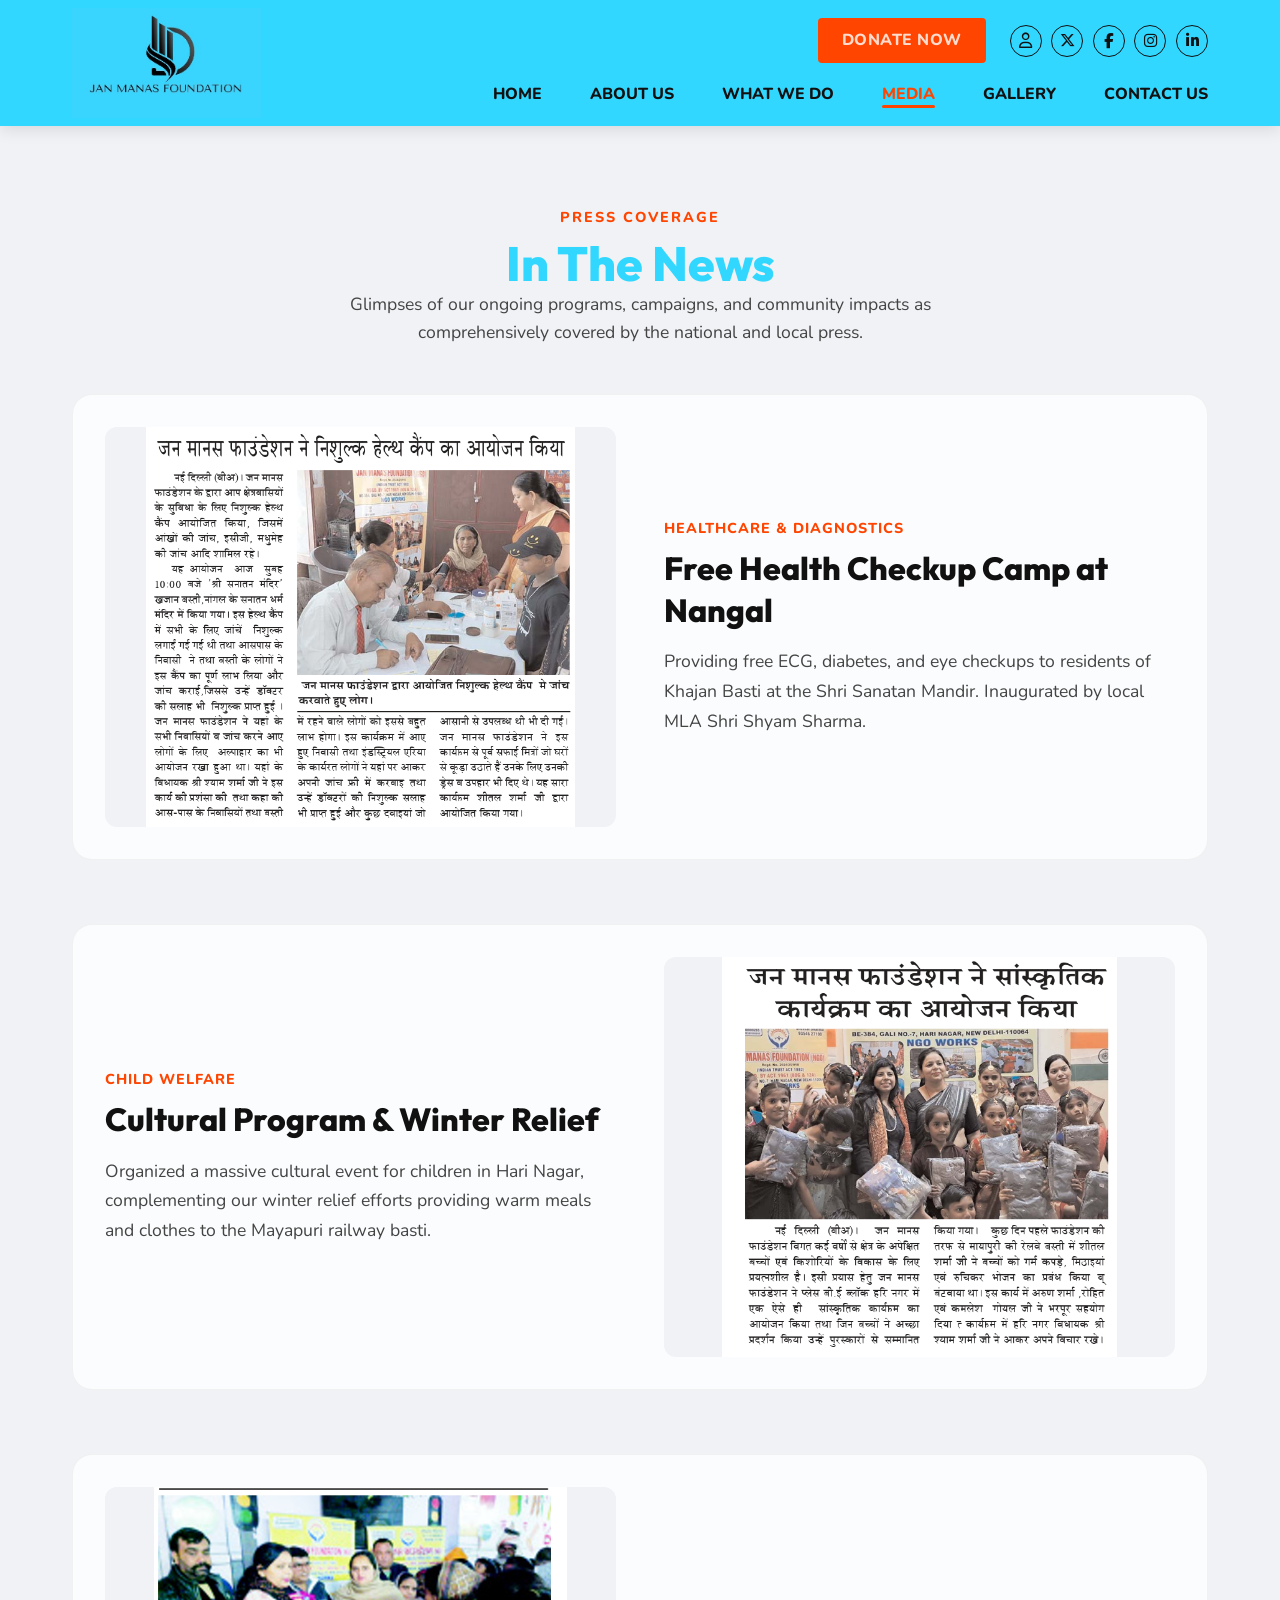
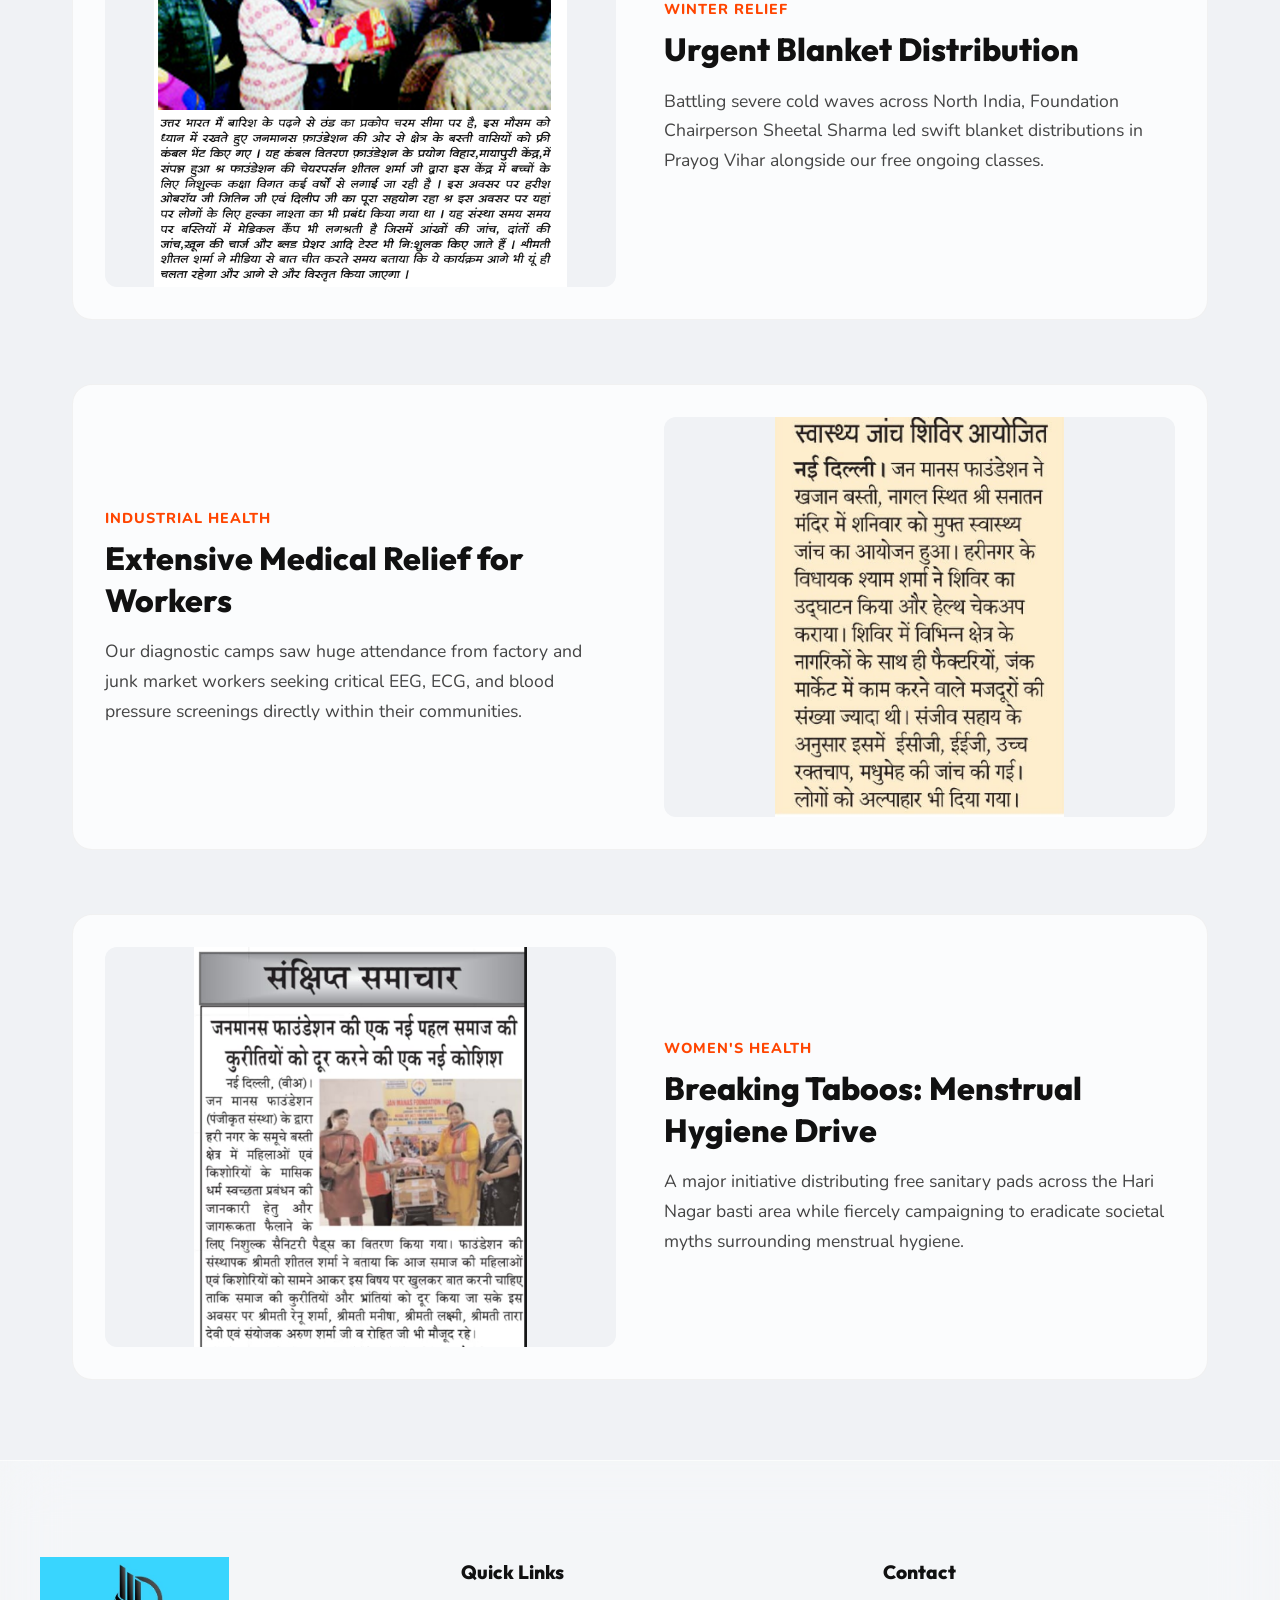
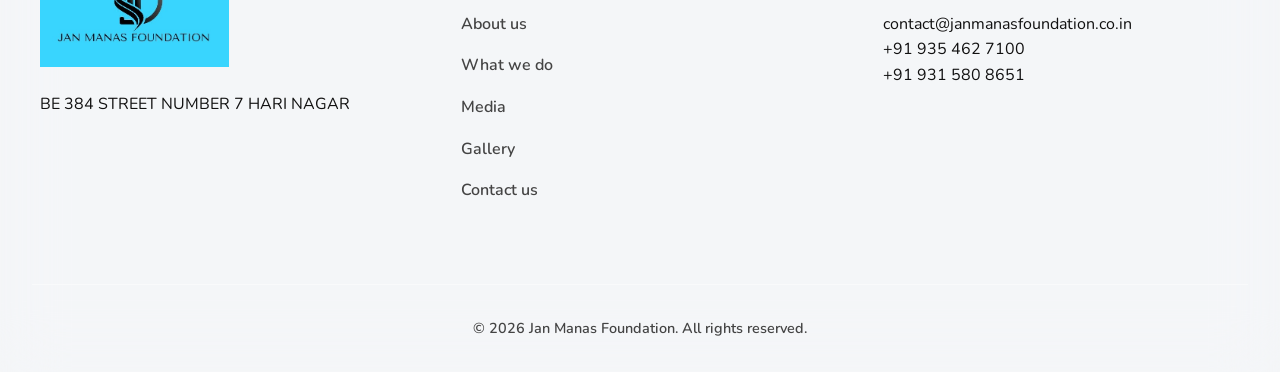
<file: media.html>
<!DOCTYPE html>
<html lang="en">
<head>
    <meta charset="UTF-8">
    <meta name="viewport" content="width=device-width, initial-scale=1.0">
    <title>Media | Jan Manas Foundation</title>
    <link rel=\"icon\" type=\"image/png\" href=\"logo.png\">
    <link rel="stylesheet" href="https://cdnjs.cloudflare.com/ajax/libs/font-awesome/6.5.2/css/all.min.css">
    <link rel="stylesheet" href="style.css">
    <style>
        .page-content {
            max-width: 800px;
            margin: 10rem auto 4rem;
            padding: 4rem 2rem;
            text-align: center;
        }
    </style>
</head>
<body>
    <!-- Animated NGO Background -->
    <div class="ngo-nature-bg">
        <div class="css-leaf" style="left: 10%; animation-delay: 0s;"></div>
        <div class="css-heart" style="left: 30%; animation-delay: 5s;"></div>
        <div class="css-leaf" style="left: 60%; animation-delay: 12s; transform: scale(0.6)"></div>
        <div class="css-heart" style="left: 80%; animation-delay: 2s; transform: scale(1.5)"></div>
        <div class="css-leaf" style="left: 45%; animation-delay: 18s;"></div>
    </div>

    <!-- Navigation -->
    <nav id="navbar">
        <div class="nav-container">
            <a href="index.html" class="logo"><img src="logo.png" alt="Jan Manas Foundation Logo"></a>
            <div class="nav-right-container">
                <div class="top-row">
                    <a href="donate.html" class="btn-donate-solid">DONATE NOW</a>
                    <div class="social-icons">
                        <a href="#" aria-label="Profile"><i class="fa-regular fa-user"></i></a>
                        <a href="https://x.com/JanManasFdnNGO" target="_blank" aria-label="X"><i class="fa-brands fa-x-twitter"></i></a>
                        <a href="https://www.facebook.com/share/18qwDYbKRt/" target="_blank" aria-label="Facebook"><i class="fa-brands fa-facebook-f"></i></a>
                        <a href="https://www.instagram.com/jan_manas_foundation?igsh=dWd1djZsOHhkZTBi" target="_blank" aria-label="Instagram"><i class="fa-brands fa-instagram"></i></a>
                        <a href="https://www.linkedin.com/in/sheetal-sharma-at-jan-manas-foundation-12ba6a2a5" target="_blank" aria-label="LinkedIn"><i class="fa-brands fa-linkedin-in"></i></a>
                    </div>
                </div>
                <ul class="nav-links">
                    <li><a href="index.html">HOME</a></li>
                    <li><a href="about.html">ABOUT US</a></li>
                    <li><a href="what-we-do.html">WHAT WE DO</a></li>
                    <li><a href="media.html" class="active">MEDIA</a></li>
                    <li><a href="gallery.html">GALLERY</a></li>
                    <li><a href="contact.html">CONTACT US</a></li>
                </ul>
            </div>
            <div class="hamburger">
                <span></span><span></span><span></span>
            </div>
        </div>
    </nav>

    <!-- Main Content -->
    <section style="max-width: 1200px; margin: 4rem auto 2rem; padding: 0 2rem;">
        <div style="text-align: center; margin-bottom: 3rem; margin-top: 5rem;">
            <div class="section-subtitle mb-1">Press Coverage</div>
            <h1 class="playfair text-gradient" style="font-size: 3rem; line-height: 1.1">In The News</h1>
            <p class="mt-2" style="color: var(--text-muted); max-width: 700px; margin: 0 auto; font-size: 1.1rem;">
                Glimpses of our ongoing programs, campaigns, and community impacts as comprehensively covered by the national and local press.
            </p>
        </div>

        <div class="zigzag-wrapper">
            <!-- News 1 -->
            <div class="zigzag-item fade-up">
                <div class="zigzag-photo">
                    <img src="news1.png" alt="Free Health Camp">
                </div>
                <div class="zigzag-info">
                    <div class="zigzag-tag">Healthcare & Diagnostics</div>
                    <h3 class="zigzag-title playfair">Free Health Checkup Camp at Nangal</h3>
                    <p class="zigzag-desc">Providing free ECG, diabetes, and eye checkups to residents of Khajan Basti at the Shri Sanatan Mandir. Inaugurated by local MLA Shri Shyam Sharma.</p>
                </div>
            </div>

            <!-- News 2 -->
            <div class="zigzag-item fade-up">
                <div class="zigzag-photo">
                    <img src="news2.jpg" alt="Cultural Program">
                </div>
                <div class="zigzag-info">
                    <div class="zigzag-tag">Child Welfare</div>
                    <h3 class="zigzag-title playfair">Cultural Program & Winter Relief</h3>
                    <p class="zigzag-desc">Organized a massive cultural event for children in Hari Nagar, complementing our winter relief efforts providing warm meals and clothes to the Mayapuri railway basti.</p>
                </div>
            </div>

            <!-- News 3 -->
            <div class="zigzag-item fade-up">
                <div class="zigzag-photo">
                    <img src="news3.png" alt="Blanket Distribution">
                </div>
                <div class="zigzag-info">
                    <div class="zigzag-tag">Winter Relief</div>
                    <h3 class="zigzag-title playfair">Urgent Blanket Distribution</h3>
                    <p class="zigzag-desc">Battling severe cold waves across North India, Foundation Chairperson Sheetal Sharma led swift blanket distributions in Prayog Vihar alongside our free ongoing classes.</p>
                </div>
            </div>

            <!-- News 4 -->
            <div class="zigzag-item fade-up">
                <div class="zigzag-photo">
                    <img src="news4.png" alt="Health Checkup Details">
                </div>
                <div class="zigzag-info">
                    <div class="zigzag-tag">Industrial Health</div>
                    <h3 class="zigzag-title playfair">Extensive Medical Relief for Workers</h3>
                    <p class="zigzag-desc">Our diagnostic camps saw huge attendance from factory and junk market workers seeking critical EEG, ECG, and blood pressure screenings directly within their communities.</p>
                </div>
            </div>

            <!-- News 5 -->
            <div class="zigzag-item fade-up">
                <div class="zigzag-photo">
                    <img src="news5.png" alt="Sanitary Pads Distribution">
                </div>
                <div class="zigzag-info">
                    <div class="zigzag-tag">Women's Health</div>
                    <h3 class="zigzag-title playfair">Breaking Taboos: Menstrual Hygiene Drive</h3>
                    <p class="zigzag-desc">A major initiative distributing free sanitary pads across the Hari Nagar basti area while fiercely campaigning to eradicate societal myths surrounding menstrual hygiene.</p>
                </div>
            </div>
        </div>
    </section>

    

    <!-- Footer -->
    <footer>
        <div class="footer-container fade-up">
            <div class="footer-col">
                <a href="index.html" class="logo" style="display:block; margin-bottom: 1rem;"><img src="logo.png" alt="Jan Manas Foundation Logo"></a>
                <p>BE 384 STREET NUMBER 7 HARI NAGAR</p>
            </div>

            <div class="footer-col">
                <h4>Quick Links</h4>
                <ul>
                    <li><a href="about.html">About us</a></li>
                    <li><a href="what-we-do.html">What we do</a></li>
                    <li><a href="media.html">Media</a></li>
                    <li><a href="gallery.html">Gallery</a></li>
                    <li><a href="contact.html">Contact us</a></li>
                </ul>
            </div>
            <div class="footer-col">
                <h4>Contact</h4>
                <p>contact@janmanasfoundation.co.in</p>
                <p>+91 935 462 7100<br>+91 931 580 8651</p>
            </div>
        </div>
        <div class="footer-bottom">
            <p>&copy; 2026 Jan Manas Foundation. All rights reserved.</p>
        </div>
    </footer>

    <script src="script.js"></script>
</body>
</html>
</file>
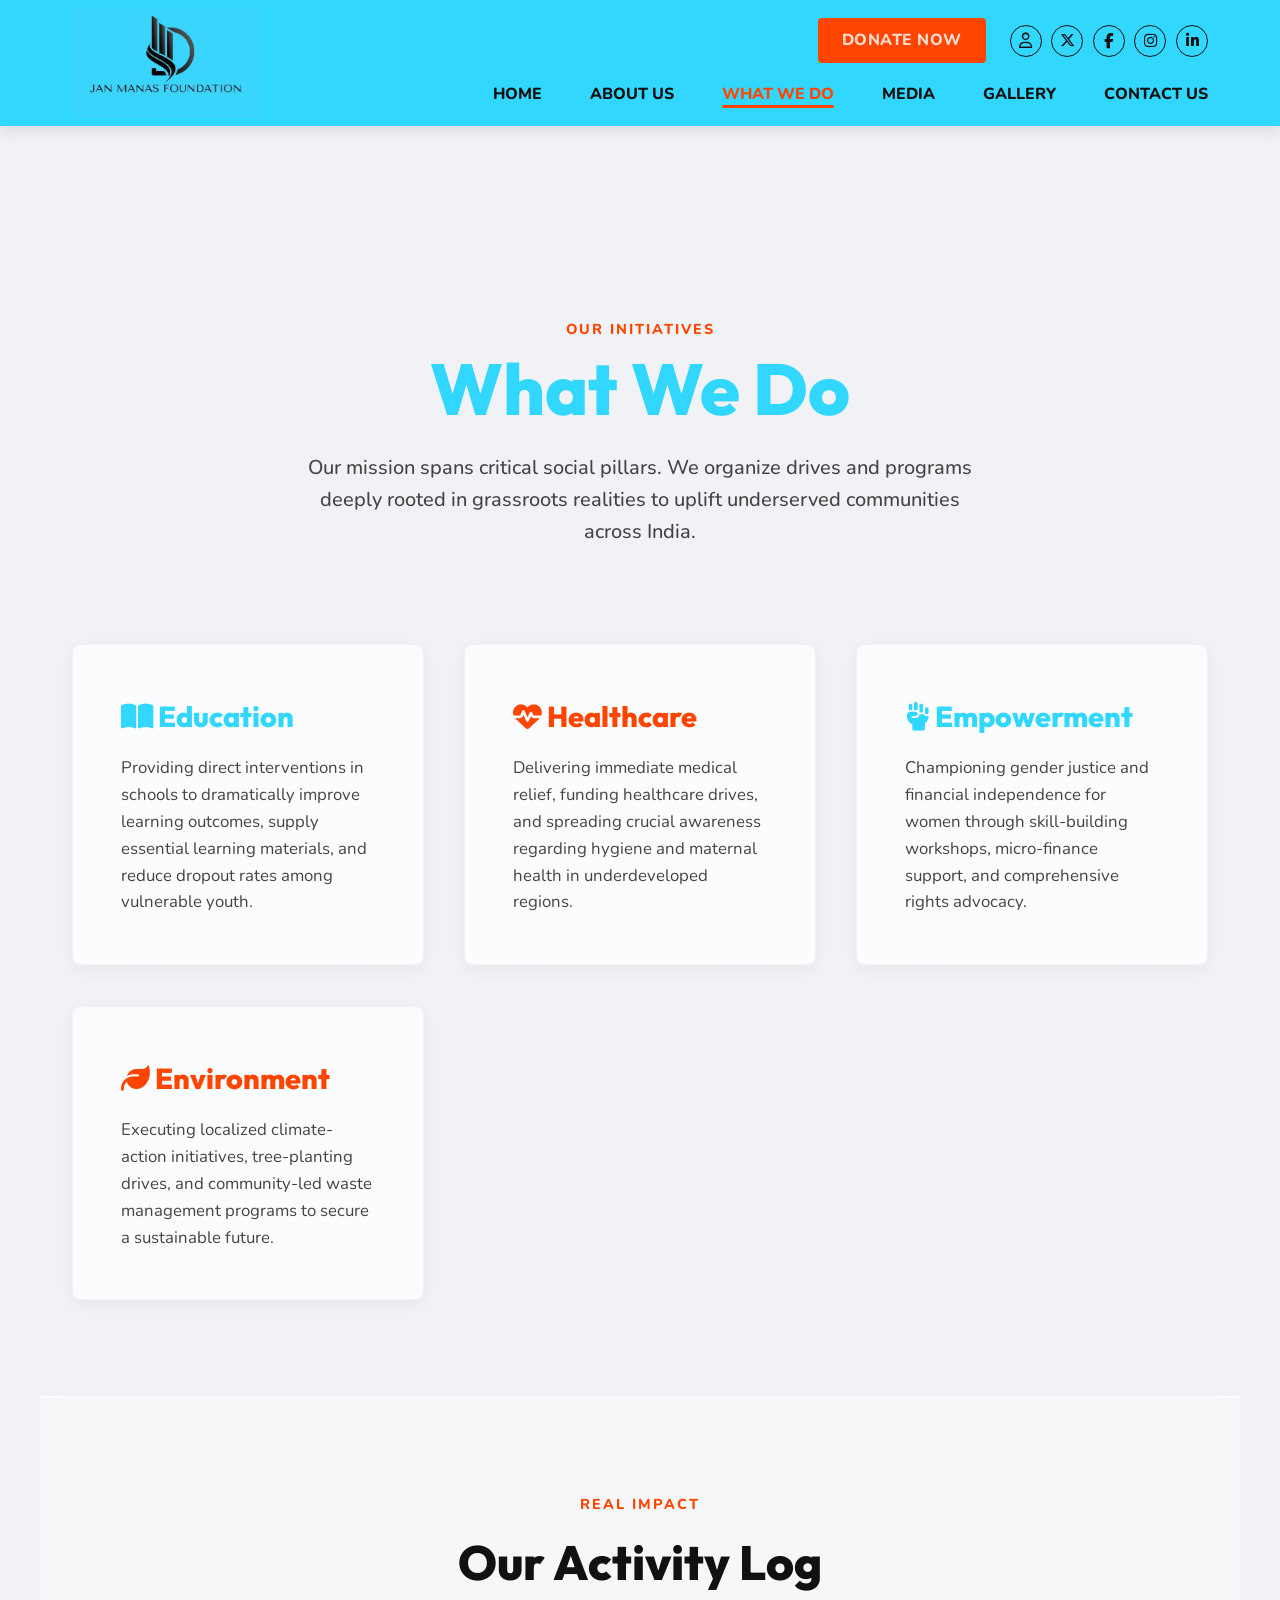
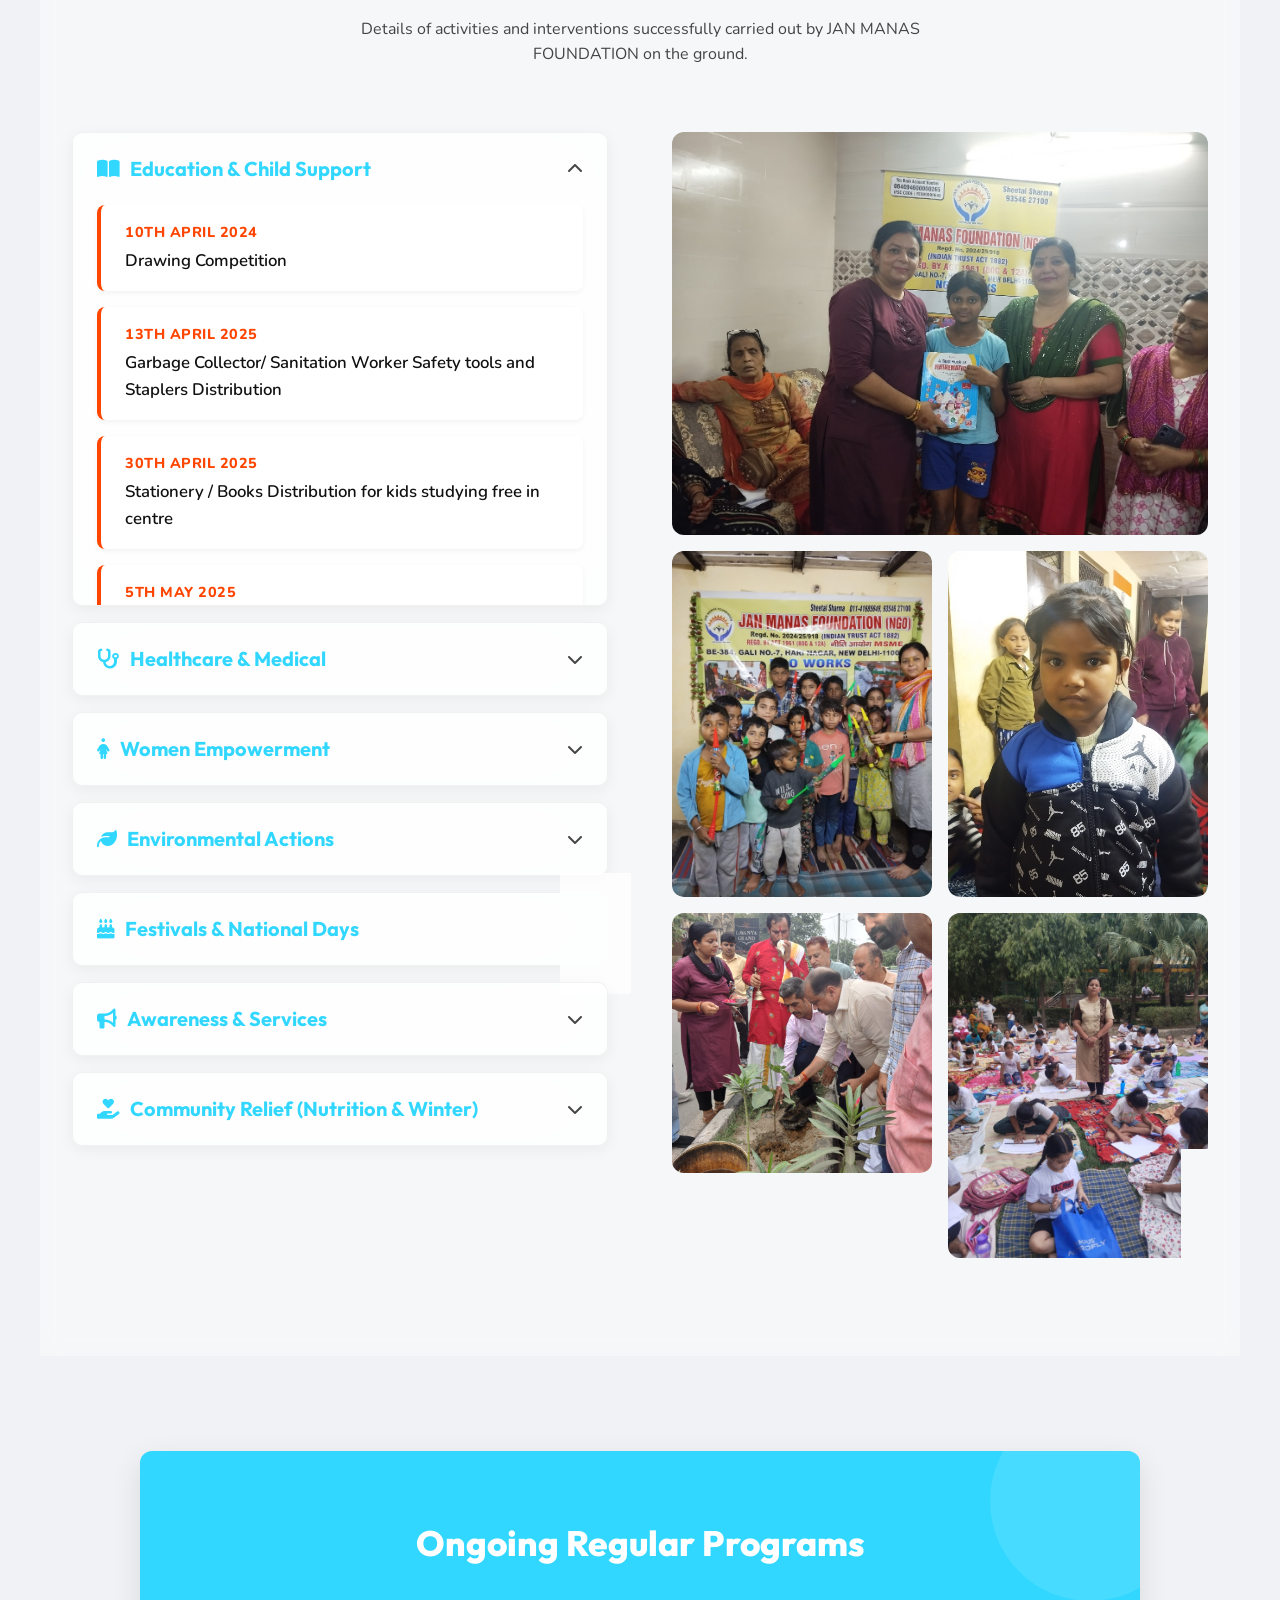
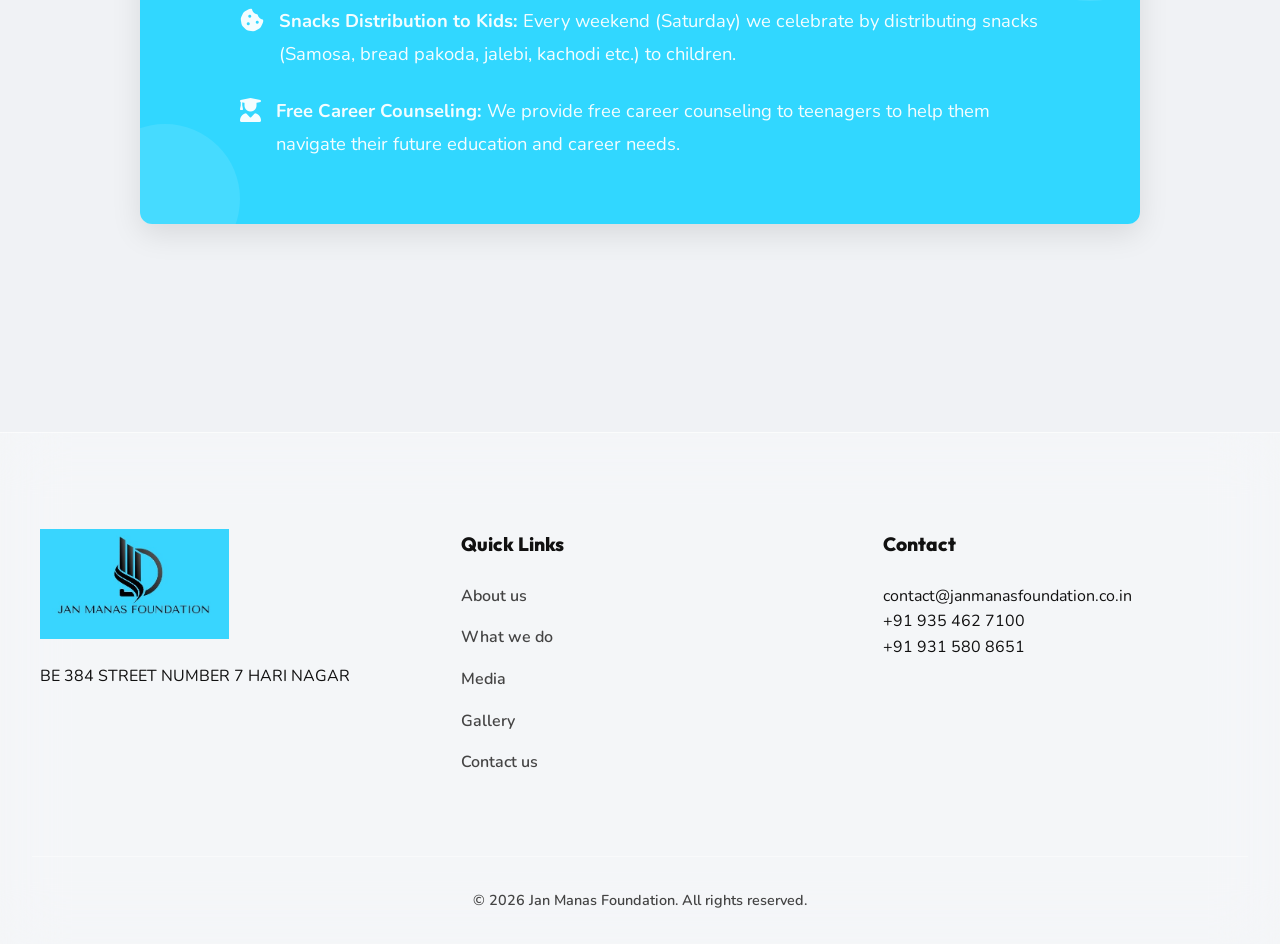
<file: what-we-do.html>
<!DOCTYPE html>
<html lang="en">
<head>
    <meta charset="UTF-8">
    <meta name="viewport" content="width=device-width, initial-scale=1.0">
    <title>What We Do | Jan Manas Foundation</title>
    <link rel=\"icon\" type=\"image/png\" href=\"logo.png\">
    <link rel="stylesheet" href="https://cdnjs.cloudflare.com/ajax/libs/font-awesome/6.5.2/css/all.min.css">
    <link rel="stylesheet" href="style.css">
    <style>
        .activity-accordion summary::-webkit-details-marker { display: none; }
        .activity-accordion[open] summary .fa-chevron-down { transform: rotate(180deg); }
        .activity-accordion summary .fa-chevron-down { transition: transform 0.3s ease; }
    </style>
</head>
<body>
    <!-- Animated NGO Background -->
    <div class="ngo-nature-bg">
        <div class="css-leaf" style="left: 10%; animation-delay: 0s;"></div>
        <div class="css-heart" style="left: 30%; animation-delay: 5s;"></div>
        <div class="css-leaf" style="left: 60%; animation-delay: 12s; transform: scale(0.6)"></div>
        <div class="css-heart" style="left: 80%; animation-delay: 2s; transform: scale(1.5)"></div>
        <div class="css-leaf" style="left: 45%; animation-delay: 18s;"></div>
    </div>

    <!-- Navigation -->
    <nav id="navbar">
        <div class="nav-container">
            <a href="index.html" class="logo"><img src="logo.png" alt="Jan Manas Foundation Logo"></a>
            <div class="nav-right-container">
                <div class="top-row">
                    <a href="donate.html" class="btn-donate-solid">DONATE NOW</a>
                    <div class="social-icons">
                        <a href="#" aria-label="Profile"><i class="fa-regular fa-user"></i></a>
                        <a href="https://x.com/JanManasFdnNGO" target="_blank" aria-label="X"><i class="fa-brands fa-x-twitter"></i></a>
                        <a href="https://www.facebook.com/share/18qwDYbKRt/" target="_blank" aria-label="Facebook"><i class="fa-brands fa-facebook-f"></i></a>
                        <a href="https://www.instagram.com/jan_manas_foundation?igsh=dWd1djZsOHhkZTBi" target="_blank" aria-label="Instagram"><i class="fa-brands fa-instagram"></i></a>
                        <a href="https://www.linkedin.com/in/sheetal-sharma-at-jan-manas-foundation-12ba6a2a5" target="_blank" aria-label="LinkedIn"><i class="fa-brands fa-linkedin-in"></i></a>
                    </div>
                </div>
                <ul class="nav-links">
                    <li><a href="index.html">HOME</a></li>
                    <li><a href="about.html">ABOUT US</a></li>
                    <li><a href="what-we-do.html" class="active">WHAT WE DO</a></li>
                    <li><a href="media.html">MEDIA</a></li>
                    <li><a href="gallery.html">GALLERY</a></li>
                    <li><a href="contact.html">CONTACT US</a></li>
                </ul>
            </div>
            <div class="hamburger">
                <span></span><span></span><span></span>
            </div>
        </div>
    </nav>

    <!-- Page Header -->
    <section class="page-header fade-up">
        <div class="section-subtitle">Our Initiatives</div>
        <h1 class="page-title playfair text-gradient">What We Do</h1>
        <p class="page-subtitle" style="max-width: 700px; margin: 0 auto;">Our mission spans critical social pillars. We organize drives and programs deeply rooted in grassroots realities to uplift underserved communities across India.</p>
    </section>

    <!-- Core Pillars Grid -->
    <section class="fade-up" style="padding-top: 0;">
        <div class="grid-container">
            <div class="card glass tilt">
                <div class="tilt-inner">
                    <h3 class="playfair text-gradient"><i class="fa-solid fa-book-open"></i> Education</h3>
                    <p>Providing direct interventions in schools to dramatically improve learning outcomes, supply essential learning materials, and reduce dropout rates among vulnerable youth.</p>
                </div>
            </div>
            <div class="card glass tilt">
                <div class="tilt-inner">
                    <h3 class="playfair text-gradient" style="color: var(--accent-secondary);"><i class="fa-solid fa-heart-pulse"></i> Healthcare</h3>
                    <p>Delivering immediate medical relief, funding healthcare drives, and spreading crucial awareness regarding hygiene and maternal health in underdeveloped regions.</p>
                </div>
            </div>
            <div class="card glass tilt">
                <div class="tilt-inner">
                    <h3 class="playfair text-gradient"><i class="fa-solid fa-hand-fist"></i> Empowerment</h3>
                    <p>Championing gender justice and financial independence for women through skill-building workshops, micro-finance support, and comprehensive rights advocacy.</p>
                </div>
            </div>
            <div class="card glass tilt">
                <div class="tilt-inner">
                    <h3 class="playfair text-gradient" style="color: var(--accent-secondary);"><i class="fa-solid fa-leaf"></i> Environment</h3>
                    <p>Executing localized climate-action initiatives, tree-planting drives, and community-led waste management programs to secure a sustainable future.</p>
                </div>
            </div>
        </div>
    </section>

    <!-- Activity Log Section -->
    <section class="fade-up" style="background: rgba(255, 255, 255, 0.4); backdrop-filter: blur(10px); border-top: 1px solid rgba(255, 255, 255, 0.6); border-bottom: 1px solid rgba(255, 255, 255, 0.6);">
        <div class="section-header">
            <div class="section-subtitle">Real Impact</div>
            <h2 class="section-title playfair">Our Activity Log</h2>
            <p style="color: var(--text-muted); max-width: 600px; margin: 0 auto;">Details of activities and interventions successfully carried out by JAN MANAS FOUNDATION on the ground.</p>
        </div>
        
        <div style="display: grid; grid-template-columns: repeat(auto-fit, minmax(350px, 1fr)); gap: 4rem; align-items: start;">
            <!-- Left Side: Interactive Timeline -->
            <div class="timeline-container">
                <div class="categorized-activities" style="width: 100%;">

    <details open class="activity-accordion glass" style="margin-bottom: 1rem; border-radius: 10px; cursor: pointer;">
        <summary class="playfair" style="padding: 1.25rem 1.5rem; font-size: 1.25rem; font-weight: 700; display: flex; align-items: center; gap: 10px; color: var(--accent-primary); outline: none; list-style: none;">
            <i class="fa-solid fa-book-open"></i> Education & Child Support
            <i class="fa-solid fa-chevron-down" style="margin-left: auto; font-size: 1rem; color: var(--text-muted);"></i>
        </summary>
        <div style="padding: 0 1.5rem 1.5rem; display: flex; flex-direction: column; gap: 1rem; max-height: 400px; overflow-y: auto;">
    
            <div class="cat-item" style="background: rgba(255,255,255,0.8); border-radius: 8px; padding: 1rem 1.5rem; border-left: 4px solid var(--accent-secondary); box-shadow: 0 2px 5px rgba(0,0,0,0.05); display: flex; flex-direction: column; gap: 0.25rem;">
                <div style="font-weight: 800; font-size: 0.9rem; color: var(--accent-secondary); text-transform: uppercase; letter-spacing: 0.5px;">10th April 2024</div>
                <div style="font-size: 1.05rem; color: var(--text-main); font-weight: 600;">Drawing Competition</div>
            </div>
        
            <div class="cat-item" style="background: rgba(255,255,255,0.8); border-radius: 8px; padding: 1rem 1.5rem; border-left: 4px solid var(--accent-secondary); box-shadow: 0 2px 5px rgba(0,0,0,0.05); display: flex; flex-direction: column; gap: 0.25rem;">
                <div style="font-weight: 800; font-size: 0.9rem; color: var(--accent-secondary); text-transform: uppercase; letter-spacing: 0.5px;">13th April 2025</div>
                <div style="font-size: 1.05rem; color: var(--text-main); font-weight: 600;">Garbage Collector/ Sanitation Worker Safety tools and Staplers
                            Distribution</div>
            </div>
        
            <div class="cat-item" style="background: rgba(255,255,255,0.8); border-radius: 8px; padding: 1rem 1.5rem; border-left: 4px solid var(--accent-secondary); box-shadow: 0 2px 5px rgba(0,0,0,0.05); display: flex; flex-direction: column; gap: 0.25rem;">
                <div style="font-weight: 800; font-size: 0.9rem; color: var(--accent-secondary); text-transform: uppercase; letter-spacing: 0.5px;">30th April 2025</div>
                <div style="font-size: 1.05rem; color: var(--text-main); font-weight: 600;">Stationery / Books Distribution for kids studying free in centre</div>
            </div>
        
            <div class="cat-item" style="background: rgba(255,255,255,0.8); border-radius: 8px; padding: 1rem 1.5rem; border-left: 4px solid var(--accent-secondary); box-shadow: 0 2px 5px rgba(0,0,0,0.05); display: flex; flex-direction: column; gap: 0.25rem;">
                <div style="font-weight: 800; font-size: 0.9rem; color: var(--accent-secondary); text-transform: uppercase; letter-spacing: 0.5px;">5th May 2025</div>
                <div style="font-size: 1.05rem; color: var(--text-main); font-weight: 600;">Drawing Competition</div>
            </div>
        
            <div class="cat-item" style="background: rgba(255,255,255,0.8); border-radius: 8px; padding: 1rem 1.5rem; border-left: 4px solid var(--accent-secondary); box-shadow: 0 2px 5px rgba(0,0,0,0.05); display: flex; flex-direction: column; gap: 0.25rem;">
                <div style="font-weight: 800; font-size: 0.9rem; color: var(--accent-secondary); text-transform: uppercase; letter-spacing: 0.5px;">31st May 2025</div>
                <div style="font-size: 1.05rem; color: var(--text-main); font-weight: 600;">Stationery / Books Distribution for kids studying free in centre</div>
            </div>
        
            <div class="cat-item" style="background: rgba(255,255,255,0.8); border-radius: 8px; padding: 1rem 1.5rem; border-left: 4px solid var(--accent-secondary); box-shadow: 0 2px 5px rgba(0,0,0,0.05); display: flex; flex-direction: column; gap: 0.25rem;">
                <div style="font-weight: 800; font-size: 0.9rem; color: var(--accent-secondary); text-transform: uppercase; letter-spacing: 0.5px;">30th June 2025</div>
                <div style="font-size: 1.05rem; color: var(--text-main); font-weight: 600;">Stationery / Books Distribution for kids studying free in centre</div>
            </div>
        
            <div class="cat-item" style="background: rgba(255,255,255,0.8); border-radius: 8px; padding: 1rem 1.5rem; border-left: 4px solid var(--accent-secondary); box-shadow: 0 2px 5px rgba(0,0,0,0.05); display: flex; flex-direction: column; gap: 0.25rem;">
                <div style="font-weight: 800; font-size: 0.9rem; color: var(--accent-secondary); text-transform: uppercase; letter-spacing: 0.5px;">31st July 2025</div>
                <div style="font-size: 1.05rem; color: var(--text-main); font-weight: 600;">Stationery / Books Distribution for kids studying free in centre</div>
            </div>
        
            <div class="cat-item" style="background: rgba(255,255,255,0.8); border-radius: 8px; padding: 1rem 1.5rem; border-left: 4px solid var(--accent-secondary); box-shadow: 0 2px 5px rgba(0,0,0,0.05); display: flex; flex-direction: column; gap: 0.25rem;">
                <div style="font-weight: 800; font-size: 0.9rem; color: var(--accent-secondary); text-transform: uppercase; letter-spacing: 0.5px;">31st Aug 2025</div>
                <div style="font-size: 1.05rem; color: var(--text-main); font-weight: 600;">Stationery / Books Distribution for kids studying free in centre</div>
            </div>
        
            <div class="cat-item" style="background: rgba(255,255,255,0.8); border-radius: 8px; padding: 1rem 1.5rem; border-left: 4px solid var(--accent-secondary); box-shadow: 0 2px 5px rgba(0,0,0,0.05); display: flex; flex-direction: column; gap: 0.25rem;">
                <div style="font-weight: 800; font-size: 0.9rem; color: var(--accent-secondary); text-transform: uppercase; letter-spacing: 0.5px;">5th Sept 2025</div>
                <div style="font-size: 1.05rem; color: var(--text-main); font-weight: 600;">Stationery / Books Distribution for kids studying free in centre</div>
            </div>
        
            <div class="cat-item" style="background: rgba(255,255,255,0.8); border-radius: 8px; padding: 1rem 1.5rem; border-left: 4px solid var(--accent-secondary); box-shadow: 0 2px 5px rgba(0,0,0,0.05); display: flex; flex-direction: column; gap: 0.25rem;">
                <div style="font-weight: 800; font-size: 0.9rem; color: var(--accent-secondary); text-transform: uppercase; letter-spacing: 0.5px;">31st Oct 2025</div>
                <div style="font-size: 1.05rem; color: var(--text-main); font-weight: 600;">Stationery / Books Distribution for kids studying free in centre</div>
            </div>
        
            <div class="cat-item" style="background: rgba(255,255,255,0.8); border-radius: 8px; padding: 1rem 1.5rem; border-left: 4px solid var(--accent-secondary); box-shadow: 0 2px 5px rgba(0,0,0,0.05); display: flex; flex-direction: column; gap: 0.25rem;">
                <div style="font-weight: 800; font-size: 0.9rem; color: var(--accent-secondary); text-transform: uppercase; letter-spacing: 0.5px;">17th Dec 2025</div>
                <div style="font-size: 1.05rem; color: var(--text-main); font-weight: 600;">Blankets Distribution for Rikshaw Wala/ Garbage Colletor /sweaper
                            of slum area</div>
            </div>
        
            <div class="cat-item" style="background: rgba(255,255,255,0.8); border-radius: 8px; padding: 1rem 1.5rem; border-left: 4px solid var(--accent-secondary); box-shadow: 0 2px 5px rgba(0,0,0,0.05); display: flex; flex-direction: column; gap: 0.25rem;">
                <div style="font-weight: 800; font-size: 0.9rem; color: var(--accent-secondary); text-transform: uppercase; letter-spacing: 0.5px;">26th Dec 2025</div>
                <div style="font-size: 1.05rem; color: var(--text-main); font-weight: 600;">Blankets Distribution for Rikshaw Wala/ Garbage Colletor /sweaper
                            of slum area</div>
            </div>
        
            <div class="cat-item" style="background: rgba(255,255,255,0.8); border-radius: 8px; padding: 1rem 1.5rem; border-left: 4px solid var(--accent-secondary); box-shadow: 0 2px 5px rgba(0,0,0,0.05); display: flex; flex-direction: column; gap: 0.25rem;">
                <div style="font-weight: 800; font-size: 0.9rem; color: var(--accent-secondary); text-transform: uppercase; letter-spacing: 0.5px;">29th Dec 2025</div>
                <div style="font-size: 1.05rem; color: var(--text-main); font-weight: 600;">Blankets Distribution for Rikshaw Wala/ Garbage Colletor /sweaper
                            of slum area</div>
            </div>
        
            <div class="cat-item" style="background: rgba(255,255,255,0.8); border-radius: 8px; padding: 1rem 1.5rem; border-left: 4px solid var(--accent-secondary); box-shadow: 0 2px 5px rgba(0,0,0,0.05); display: flex; flex-direction: column; gap: 0.25rem;">
                <div style="font-weight: 800; font-size: 0.9rem; color: var(--accent-secondary); text-transform: uppercase; letter-spacing: 0.5px;">30th Dec 2025</div>
                <div style="font-size: 1.05rem; color: var(--text-main); font-weight: 600;">Blankets Distribution for Rikshaw Wala/ Garbage Colletor /sweaper
                            of slum area</div>
            </div>
        
            <div class="cat-item" style="background: rgba(255,255,255,0.8); border-radius: 8px; padding: 1rem 1.5rem; border-left: 4px solid var(--accent-secondary); box-shadow: 0 2px 5px rgba(0,0,0,0.05); display: flex; flex-direction: column; gap: 0.25rem;">
                <div style="font-weight: 800; font-size: 0.9rem; color: var(--accent-secondary); text-transform: uppercase; letter-spacing: 0.5px;">3rd Jan 2026</div>
                <div style="font-size: 1.05rem; color: var(--text-main); font-weight: 600;">School Bags Distribution for kids studying free in centre</div>
            </div>
        
            <div class="cat-item" style="background: rgba(255,255,255,0.8); border-radius: 8px; padding: 1rem 1.5rem; border-left: 4px solid var(--accent-secondary); box-shadow: 0 2px 5px rgba(0,0,0,0.05); display: flex; flex-direction: column; gap: 0.25rem;">
                <div style="font-weight: 800; font-size: 0.9rem; color: var(--accent-secondary); text-transform: uppercase; letter-spacing: 0.5px;">4th Jan 2026</div>
                <div style="font-size: 1.05rem; color: var(--text-main); font-weight: 600;">Nutrition Food Distribution & Jackets Distribution for Rikshaw
                            Wala/ Garbage Colletor /sweaper of slum area</div>
            </div>
        
            <div class="cat-item" style="background: rgba(255,255,255,0.8); border-radius: 8px; padding: 1rem 1.5rem; border-left: 4px solid var(--accent-secondary); box-shadow: 0 2px 5px rgba(0,0,0,0.05); display: flex; flex-direction: column; gap: 0.25rem;">
                <div style="font-weight: 800; font-size: 0.9rem; color: var(--accent-secondary); text-transform: uppercase; letter-spacing: 0.5px;">7th Jan 2026</div>
                <div style="font-size: 1.05rem; color: var(--text-main); font-weight: 600;">Blankets Distribution for Rikshaw Wala/ Garbage Colletor /sweaper
                            of slum area</div>
            </div>
        
            <div class="cat-item" style="background: rgba(255,255,255,0.8); border-radius: 8px; padding: 1rem 1.5rem; border-left: 4px solid var(--accent-secondary); box-shadow: 0 2px 5px rgba(0,0,0,0.05); display: flex; flex-direction: column; gap: 0.25rem;">
                <div style="font-weight: 800; font-size: 0.9rem; color: var(--accent-secondary); text-transform: uppercase; letter-spacing: 0.5px;">26th Jan 2026</div>
                <div style="font-size: 1.05rem; color: var(--text-main); font-weight: 600;">Stationery / Books Distribution for kids in slum area</div>
            </div>
        
            <div class="cat-item" style="background: rgba(255,255,255,0.8); border-radius: 8px; padding: 1rem 1.5rem; border-left: 4px solid var(--accent-secondary); box-shadow: 0 2px 5px rgba(0,0,0,0.05); display: flex; flex-direction: column; gap: 0.25rem;">
                <div style="font-weight: 800; font-size: 0.9rem; color: var(--accent-secondary); text-transform: uppercase; letter-spacing: 0.5px;">17th Feb 2026</div>
                <div style="font-size: 1.05rem; color: var(--text-main); font-weight: 600;">Stationery / Books Distribution for kids studying free in centre</div>
            </div>
        
        </div>
    </details>
    
    <details  class="activity-accordion glass" style="margin-bottom: 1rem; border-radius: 10px; cursor: pointer;">
        <summary class="playfair" style="padding: 1.25rem 1.5rem; font-size: 1.25rem; font-weight: 700; display: flex; align-items: center; gap: 10px; color: var(--accent-primary); outline: none; list-style: none;">
            <i class="fa-solid fa-stethoscope"></i> Healthcare & Medical
            <i class="fa-solid fa-chevron-down" style="margin-left: auto; font-size: 1rem; color: var(--text-muted);"></i>
        </summary>
        <div style="padding: 0 1.5rem 1.5rem; display: flex; flex-direction: column; gap: 1rem; max-height: 400px; overflow-y: auto;">
    
            <div class="cat-item" style="background: rgba(255,255,255,0.8); border-radius: 8px; padding: 1rem 1.5rem; border-left: 4px solid var(--accent-secondary); box-shadow: 0 2px 5px rgba(0,0,0,0.05); display: flex; flex-direction: column; gap: 0.25rem;">
                <div style="font-weight: 800; font-size: 0.9rem; color: var(--accent-secondary); text-transform: uppercase; letter-spacing: 0.5px;">5th May 2024</div>
                <div style="font-size: 1.05rem; color: var(--text-main); font-weight: 600;">Health Check Up Camp</div>
            </div>
        
            <div class="cat-item" style="background: rgba(255,255,255,0.8); border-radius: 8px; padding: 1rem 1.5rem; border-left: 4px solid var(--accent-secondary); box-shadow: 0 2px 5px rgba(0,0,0,0.05); display: flex; flex-direction: column; gap: 0.25rem;">
                <div style="font-weight: 800; font-size: 0.9rem; color: var(--accent-secondary); text-transform: uppercase; letter-spacing: 0.5px;">28th Jun 2025</div>
                <div style="font-size: 1.05rem; color: var(--text-main); font-weight: 600;">Health Check Up Camp</div>
            </div>
        
        </div>
    </details>
    
    <details  class="activity-accordion glass" style="margin-bottom: 1rem; border-radius: 10px; cursor: pointer;">
        <summary class="playfair" style="padding: 1.25rem 1.5rem; font-size: 1.25rem; font-weight: 700; display: flex; align-items: center; gap: 10px; color: var(--accent-primary); outline: none; list-style: none;">
            <i class="fa-solid fa-person-dress"></i> Women Empowerment
            <i class="fa-solid fa-chevron-down" style="margin-left: auto; font-size: 1rem; color: var(--text-muted);"></i>
        </summary>
        <div style="padding: 0 1.5rem 1.5rem; display: flex; flex-direction: column; gap: 1rem; max-height: 400px; overflow-y: auto;">
    
            <div class="cat-item" style="background: rgba(255,255,255,0.8); border-radius: 8px; padding: 1rem 1.5rem; border-left: 4px solid var(--accent-secondary); box-shadow: 0 2px 5px rgba(0,0,0,0.05); display: flex; flex-direction: column; gap: 0.25rem;">
                <div style="font-weight: 800; font-size: 0.9rem; color: var(--accent-secondary); text-transform: uppercase; letter-spacing: 0.5px;">30th June 2024</div>
                <div style="font-size: 1.05rem; color: var(--text-main); font-weight: 600;">Menstrual Hygiene (Sanitary Pad Distribution)</div>
            </div>
        
            <div class="cat-item" style="background: rgba(255,255,255,0.8); border-radius: 8px; padding: 1rem 1.5rem; border-left: 4px solid var(--accent-secondary); box-shadow: 0 2px 5px rgba(0,0,0,0.05); display: flex; flex-direction: column; gap: 0.25rem;">
                <div style="font-weight: 800; font-size: 0.9rem; color: var(--accent-secondary); text-transform: uppercase; letter-spacing: 0.5px;">24th Jan 2025</div>
                <div style="font-size: 1.05rem; color: var(--text-main); font-weight: 600;">National Girl Child Day 2025</div>
            </div>
        
            <div class="cat-item" style="background: rgba(255,255,255,0.8); border-radius: 8px; padding: 1rem 1.5rem; border-left: 4px solid var(--accent-secondary); box-shadow: 0 2px 5px rgba(0,0,0,0.05); display: flex; flex-direction: column; gap: 0.25rem;">
                <div style="font-weight: 800; font-size: 0.9rem; color: var(--accent-secondary); text-transform: uppercase; letter-spacing: 0.5px;">6th April 2025</div>
                <div style="font-size: 1.05rem; color: var(--text-main); font-weight: 600;">Financial Literacy And Woman empowerment schemes camp</div>
            </div>
        
            <div class="cat-item" style="background: rgba(255,255,255,0.8); border-radius: 8px; padding: 1rem 1.5rem; border-left: 4px solid var(--accent-secondary); box-shadow: 0 2px 5px rgba(0,0,0,0.05); display: flex; flex-direction: column; gap: 0.25rem;">
                <div style="font-weight: 800; font-size: 0.9rem; color: var(--accent-secondary); text-transform: uppercase; letter-spacing: 0.5px;">7th Nov 2025</div>
                <div style="font-size: 1.05rem; color: var(--text-main); font-weight: 600;">Saari Distribution for woman of Slum Area</div>
            </div>
        
            <div class="cat-item" style="background: rgba(255,255,255,0.8); border-radius: 8px; padding: 1rem 1.5rem; border-left: 4px solid var(--accent-secondary); box-shadow: 0 2px 5px rgba(0,0,0,0.05); display: flex; flex-direction: column; gap: 0.25rem;">
                <div style="font-weight: 800; font-size: 0.9rem; color: var(--accent-secondary); text-transform: uppercase; letter-spacing: 0.5px;">13th Feb 2026</div>
                <div style="font-size: 1.05rem; color: var(--text-main); font-weight: 600;">Woolen Warmers Distribution for Womens of slum area</div>
            </div>
        
        </div>
    </details>
    
    <details  class="activity-accordion glass" style="margin-bottom: 1rem; border-radius: 10px; cursor: pointer;">
        <summary class="playfair" style="padding: 1.25rem 1.5rem; font-size: 1.25rem; font-weight: 700; display: flex; align-items: center; gap: 10px; color: var(--accent-primary); outline: none; list-style: none;">
            <i class="fa-solid fa-leaf"></i> Environmental Actions
            <i class="fa-solid fa-chevron-down" style="margin-left: auto; font-size: 1rem; color: var(--text-muted);"></i>
        </summary>
        <div style="padding: 0 1.5rem 1.5rem; display: flex; flex-direction: column; gap: 1rem; max-height: 400px; overflow-y: auto;">
    
            <div class="cat-item" style="background: rgba(255,255,255,0.8); border-radius: 8px; padding: 1rem 1.5rem; border-left: 4px solid var(--accent-secondary); box-shadow: 0 2px 5px rgba(0,0,0,0.05); display: flex; flex-direction: column; gap: 0.25rem;">
                <div style="font-weight: 800; font-size: 0.9rem; color: var(--accent-secondary); text-transform: uppercase; letter-spacing: 0.5px;">21st July 2024</div>
                <div style="font-size: 1.05rem; color: var(--text-main); font-weight: 600;">Tree Plantation (Vana Mahotsav)</div>
            </div>
        
            <div class="cat-item" style="background: rgba(255,255,255,0.8); border-radius: 8px; padding: 1rem 1.5rem; border-left: 4px solid var(--accent-secondary); box-shadow: 0 2px 5px rgba(0,0,0,0.05); display: flex; flex-direction: column; gap: 0.25rem;">
                <div style="font-weight: 800; font-size: 0.9rem; color: var(--accent-secondary); text-transform: uppercase; letter-spacing: 0.5px;">12th Aug 2025</div>
                <div style="font-size: 1.05rem; color: var(--text-main); font-weight: 600;">Tree Plantation (Ek Ped maa ke naam)</div>
            </div>
        
        </div>
    </details>
    
    <details  class="activity-accordion glass" style="margin-bottom: 1rem; border-radius: 10px; cursor: pointer;">
        <summary class="playfair" style="padding: 1.25rem 1.5rem; font-size: 1.25rem; font-weight: 700; display: flex; align-items: center; gap: 10px; color: var(--accent-primary); outline: none; list-style: none;">
            <i class="fa-solid fa-cake-candles"></i> Festivals & National Days
            <i class="fa-solid fa-chevron-down" style="margin-left: auto; font-size: 1rem; color: var(--text-muted);"></i>
        </summary>
        <div style="padding: 0 1.5rem 1.5rem; display: flex; flex-direction: column; gap: 1rem; max-height: 400px; overflow-y: auto;">
    
            <div class="cat-item" style="background: rgba(255,255,255,0.8); border-radius: 8px; padding: 1rem 1.5rem; border-left: 4px solid var(--accent-secondary); box-shadow: 0 2px 5px rgba(0,0,0,0.05); display: flex; flex-direction: column; gap: 0.25rem;">
                <div style="font-weight: 800; font-size: 0.9rem; color: var(--accent-secondary); text-transform: uppercase; letter-spacing: 0.5px;">14th Aug 2024</div>
                <div style="font-size: 1.05rem; color: var(--text-main); font-weight: 600;">Independence Day</div>
            </div>
        
            <div class="cat-item" style="background: rgba(255,255,255,0.8); border-radius: 8px; padding: 1rem 1.5rem; border-left: 4px solid var(--accent-secondary); box-shadow: 0 2px 5px rgba(0,0,0,0.05); display: flex; flex-direction: column; gap: 0.25rem;">
                <div style="font-weight: 800; font-size: 0.9rem; color: var(--accent-secondary); text-transform: uppercase; letter-spacing: 0.5px;">5th Sep 2024</div>
                <div style="font-size: 1.05rem; color: var(--text-main); font-weight: 600;">Teacher’s Day</div>
            </div>
        
            <div class="cat-item" style="background: rgba(255,255,255,0.8); border-radius: 8px; padding: 1rem 1.5rem; border-left: 4px solid var(--accent-secondary); box-shadow: 0 2px 5px rgba(0,0,0,0.05); display: flex; flex-direction: column; gap: 0.25rem;">
                <div style="font-weight: 800; font-size: 0.9rem; color: var(--accent-secondary); text-transform: uppercase; letter-spacing: 0.5px;">2nd Oct 2024</div>
                <div style="font-size: 1.05rem; color: var(--text-main); font-weight: 600;">Mahatma Gandhi Jayanti</div>
            </div>
        
            <div class="cat-item" style="background: rgba(255,255,255,0.8); border-radius: 8px; padding: 1rem 1.5rem; border-left: 4px solid var(--accent-secondary); box-shadow: 0 2px 5px rgba(0,0,0,0.05); display: flex; flex-direction: column; gap: 0.25rem;">
                <div style="font-weight: 800; font-size: 0.9rem; color: var(--accent-secondary); text-transform: uppercase; letter-spacing: 0.5px;">30th Oct 2024</div>
                <div style="font-size: 1.05rem; color: var(--text-main); font-weight: 600;">Diwali Celebration</div>
            </div>
        
            <div class="cat-item" style="background: rgba(255,255,255,0.8); border-radius: 8px; padding: 1rem 1.5rem; border-left: 4px solid var(--accent-secondary); box-shadow: 0 2px 5px rgba(0,0,0,0.05); display: flex; flex-direction: column; gap: 0.25rem;">
                <div style="font-weight: 800; font-size: 0.9rem; color: var(--accent-secondary); text-transform: uppercase; letter-spacing: 0.5px;">31st Dec 2024</div>
                <div style="font-size: 1.05rem; color: var(--text-main); font-weight: 600;">New Year Celebration</div>
            </div>
        
            <div class="cat-item" style="background: rgba(255,255,255,0.8); border-radius: 8px; padding: 1rem 1.5rem; border-left: 4px solid var(--accent-secondary); box-shadow: 0 2px 5px rgba(0,0,0,0.05); display: flex; flex-direction: column; gap: 0.25rem;">
                <div style="font-weight: 800; font-size: 0.9rem; color: var(--accent-secondary); text-transform: uppercase; letter-spacing: 0.5px;">25th Jan 2025</div>
                <div style="font-size: 1.05rem; color: var(--text-main); font-weight: 600;">Republic Day Celebration</div>
            </div>
        
            <div class="cat-item" style="background: rgba(255,255,255,0.8); border-radius: 8px; padding: 1rem 1.5rem; border-left: 4px solid var(--accent-secondary); box-shadow: 0 2px 5px rgba(0,0,0,0.05); display: flex; flex-direction: column; gap: 0.25rem;">
                <div style="font-weight: 800; font-size: 0.9rem; color: var(--accent-secondary); text-transform: uppercase; letter-spacing: 0.5px;">13th March 2025</div>
                <div style="font-size: 1.05rem; color: var(--text-main); font-weight: 600;">Holi Celebration</div>
            </div>
        
            <div class="cat-item" style="background: rgba(255,255,255,0.8); border-radius: 8px; padding: 1rem 1.5rem; border-left: 4px solid var(--accent-secondary); box-shadow: 0 2px 5px rgba(0,0,0,0.05); display: flex; flex-direction: column; gap: 0.25rem;">
                <div style="font-weight: 800; font-size: 0.9rem; color: var(--accent-secondary); text-transform: uppercase; letter-spacing: 0.5px;">14th Aug 2025</div>
                <div style="font-size: 1.05rem; color: var(--text-main); font-weight: 600;">Independence Day Celebration(Har Ghar Tiranga)</div>
            </div>
        
            <div class="cat-item" style="background: rgba(255,255,255,0.8); border-radius: 8px; padding: 1rem 1.5rem; border-left: 4px solid var(--accent-secondary); box-shadow: 0 2px 5px rgba(0,0,0,0.05); display: flex; flex-direction: column; gap: 0.25rem;">
                <div style="font-weight: 800; font-size: 0.9rem; color: var(--accent-secondary); text-transform: uppercase; letter-spacing: 0.5px;">2nd Oct 2025</div>
                <div style="font-size: 1.05rem; color: var(--text-main); font-weight: 600;">Mahatma Gandhi Jayanti</div>
            </div>
        
        </div>
    </details>
    
    <details  class="activity-accordion glass" style="margin-bottom: 1rem; border-radius: 10px; cursor: pointer;">
        <summary class="playfair" style="padding: 1.25rem 1.5rem; font-size: 1.25rem; font-weight: 700; display: flex; align-items: center; gap: 10px; color: var(--accent-primary); outline: none; list-style: none;">
            <i class="fa-solid fa-bullhorn"></i> Awareness & Services
            <i class="fa-solid fa-chevron-down" style="margin-left: auto; font-size: 1rem; color: var(--text-muted);"></i>
        </summary>
        <div style="padding: 0 1.5rem 1.5rem; display: flex; flex-direction: column; gap: 1rem; max-height: 400px; overflow-y: auto;">
    
            <div class="cat-item" style="background: rgba(255,255,255,0.8); border-radius: 8px; padding: 1rem 1.5rem; border-left: 4px solid var(--accent-secondary); box-shadow: 0 2px 5px rgba(0,0,0,0.05); display: flex; flex-direction: column; gap: 0.25rem;">
                <div style="font-weight: 800; font-size: 0.9rem; color: var(--accent-secondary); text-transform: uppercase; letter-spacing: 0.5px;">6th July 2025</div>
                <div style="font-size: 1.05rem; color: var(--text-main); font-weight: 600;">Aadhar Card camp for demographic changes</div>
            </div>
        
        </div>
    </details>
    
    <details  class="activity-accordion glass" style="margin-bottom: 1rem; border-radius: 10px; cursor: pointer;">
        <summary class="playfair" style="padding: 1.25rem 1.5rem; font-size: 1.25rem; font-weight: 700; display: flex; align-items: center; gap: 10px; color: var(--accent-primary); outline: none; list-style: none;">
            <i class="fa-solid fa-hand-holding-heart"></i> Community Relief (Nutrition & Winter)
            <i class="fa-solid fa-chevron-down" style="margin-left: auto; font-size: 1rem; color: var(--text-muted);"></i>
        </summary>
        <div style="padding: 0 1.5rem 1.5rem; display: flex; flex-direction: column; gap: 1rem; max-height: 400px; overflow-y: auto;">
    
            <div class="cat-item" style="background: rgba(255,255,255,0.8); border-radius: 8px; padding: 1rem 1.5rem; border-left: 4px solid var(--accent-secondary); box-shadow: 0 2px 5px rgba(0,0,0,0.05); display: flex; flex-direction: column; gap: 0.25rem;">
                <div style="font-weight: 800; font-size: 0.9rem; color: var(--accent-secondary); text-transform: uppercase; letter-spacing: 0.5px;">27th Aug 2025</div>
                <div style="font-size: 1.05rem; color: var(--text-main); font-weight: 600;">Sleepers / Shoes Distribution for kids</div>
            </div>
        
            <div class="cat-item" style="background: rgba(255,255,255,0.8); border-radius: 8px; padding: 1rem 1.5rem; border-left: 4px solid var(--accent-secondary); box-shadow: 0 2px 5px rgba(0,0,0,0.05); display: flex; flex-direction: column; gap: 0.25rem;">
                <div style="font-weight: 800; font-size: 0.9rem; color: var(--accent-secondary); text-transform: uppercase; letter-spacing: 0.5px;">2nd Nov 2025</div>
                <div style="font-size: 1.05rem; color: var(--text-main); font-weight: 600;">Nutrition Food Distribution</div>
            </div>
        
            <div class="cat-item" style="background: rgba(255,255,255,0.8); border-radius: 8px; padding: 1rem 1.5rem; border-left: 4px solid var(--accent-secondary); box-shadow: 0 2px 5px rgba(0,0,0,0.05); display: flex; flex-direction: column; gap: 0.25rem;">
                <div style="font-weight: 800; font-size: 0.9rem; color: var(--accent-secondary); text-transform: uppercase; letter-spacing: 0.5px;">9th Nov 2025</div>
                <div style="font-size: 1.05rem; color: var(--text-main); font-weight: 600;">Nutrition Food Distribution</div>
            </div>
        
            <div class="cat-item" style="background: rgba(255,255,255,0.8); border-radius: 8px; padding: 1rem 1.5rem; border-left: 4px solid var(--accent-secondary); box-shadow: 0 2px 5px rgba(0,0,0,0.05); display: flex; flex-direction: column; gap: 0.25rem;">
                <div style="font-weight: 800; font-size: 0.9rem; color: var(--accent-secondary); text-transform: uppercase; letter-spacing: 0.5px;">16th Nov 2025</div>
                <div style="font-size: 1.05rem; color: var(--text-main); font-weight: 600;">Nutrition Food Distribution</div>
            </div>
        
            <div class="cat-item" style="background: rgba(255,255,255,0.8); border-radius: 8px; padding: 1rem 1.5rem; border-left: 4px solid var(--accent-secondary); box-shadow: 0 2px 5px rgba(0,0,0,0.05); display: flex; flex-direction: column; gap: 0.25rem;">
                <div style="font-weight: 800; font-size: 0.9rem; color: var(--accent-secondary); text-transform: uppercase; letter-spacing: 0.5px;">21st Nov 2025</div>
                <div style="font-size: 1.05rem; color: var(--text-main); font-weight: 600;">Woolen Cloths Distribution for Rikshaw/sweeper and childrens of
                            slum area</div>
            </div>
        
            <div class="cat-item" style="background: rgba(255,255,255,0.8); border-radius: 8px; padding: 1rem 1.5rem; border-left: 4px solid var(--accent-secondary); box-shadow: 0 2px 5px rgba(0,0,0,0.05); display: flex; flex-direction: column; gap: 0.25rem;">
                <div style="font-weight: 800; font-size: 0.9rem; color: var(--accent-secondary); text-transform: uppercase; letter-spacing: 0.5px;">23rd Nov 2025</div>
                <div style="font-size: 1.05rem; color: var(--text-main); font-weight: 600;">Nutrition Food Distribution</div>
            </div>
        
            <div class="cat-item" style="background: rgba(255,255,255,0.8); border-radius: 8px; padding: 1rem 1.5rem; border-left: 4px solid var(--accent-secondary); box-shadow: 0 2px 5px rgba(0,0,0,0.05); display: flex; flex-direction: column; gap: 0.25rem;">
                <div style="font-weight: 800; font-size: 0.9rem; color: var(--accent-secondary); text-transform: uppercase; letter-spacing: 0.5px;">26th Nov 2025</div>
                <div style="font-size: 1.05rem; color: var(--text-main); font-weight: 600;">Soft Drinks /Juice Distribution for peoples of JJ colony</div>
            </div>
        
            <div class="cat-item" style="background: rgba(255,255,255,0.8); border-radius: 8px; padding: 1rem 1.5rem; border-left: 4px solid var(--accent-secondary); box-shadow: 0 2px 5px rgba(0,0,0,0.05); display: flex; flex-direction: column; gap: 0.25rem;">
                <div style="font-weight: 800; font-size: 0.9rem; color: var(--accent-secondary); text-transform: uppercase; letter-spacing: 0.5px;">30th Nov 2025</div>
                <div style="font-size: 1.05rem; color: var(--text-main); font-weight: 600;">Nutrition Food Distribution</div>
            </div>
        
            <div class="cat-item" style="background: rgba(255,255,255,0.8); border-radius: 8px; padding: 1rem 1.5rem; border-left: 4px solid var(--accent-secondary); box-shadow: 0 2px 5px rgba(0,0,0,0.05); display: flex; flex-direction: column; gap: 0.25rem;">
                <div style="font-weight: 800; font-size: 0.9rem; color: var(--accent-secondary); text-transform: uppercase; letter-spacing: 0.5px;">7th Dec 2025</div>
                <div style="font-size: 1.05rem; color: var(--text-main); font-weight: 600;">Nutrition Food Distribution</div>
            </div>
        
            <div class="cat-item" style="background: rgba(255,255,255,0.8); border-radius: 8px; padding: 1rem 1.5rem; border-left: 4px solid var(--accent-secondary); box-shadow: 0 2px 5px rgba(0,0,0,0.05); display: flex; flex-direction: column; gap: 0.25rem;">
                <div style="font-weight: 800; font-size: 0.9rem; color: var(--accent-secondary); text-transform: uppercase; letter-spacing: 0.5px;">14th Dec 2025</div>
                <div style="font-size: 1.05rem; color: var(--text-main); font-weight: 600;">Nutrition Food Distribution</div>
            </div>
        
            <div class="cat-item" style="background: rgba(255,255,255,0.8); border-radius: 8px; padding: 1rem 1.5rem; border-left: 4px solid var(--accent-secondary); box-shadow: 0 2px 5px rgba(0,0,0,0.05); display: flex; flex-direction: column; gap: 0.25rem;">
                <div style="font-weight: 800; font-size: 0.9rem; color: var(--accent-secondary); text-transform: uppercase; letter-spacing: 0.5px;">21st Dec 2025</div>
                <div style="font-size: 1.05rem; color: var(--text-main); font-weight: 600;">Nutrition Food Distribution</div>
            </div>
        
            <div class="cat-item" style="background: rgba(255,255,255,0.8); border-radius: 8px; padding: 1rem 1.5rem; border-left: 4px solid var(--accent-secondary); box-shadow: 0 2px 5px rgba(0,0,0,0.05); display: flex; flex-direction: column; gap: 0.25rem;">
                <div style="font-weight: 800; font-size: 0.9rem; color: var(--accent-secondary); text-transform: uppercase; letter-spacing: 0.5px;">28th Dec 2025</div>
                <div style="font-size: 1.05rem; color: var(--text-main); font-weight: 600;">Nutrition Food Distribution</div>
            </div>
        
            <div class="cat-item" style="background: rgba(255,255,255,0.8); border-radius: 8px; padding: 1rem 1.5rem; border-left: 4px solid var(--accent-secondary); box-shadow: 0 2px 5px rgba(0,0,0,0.05); display: flex; flex-direction: column; gap: 0.25rem;">
                <div style="font-weight: 800; font-size: 0.9rem; color: var(--accent-secondary); text-transform: uppercase; letter-spacing: 0.5px;">11th Jan 2026</div>
                <div style="font-size: 1.05rem; color: var(--text-main); font-weight: 600;">Nutrition Food Distribution</div>
            </div>
        
            <div class="cat-item" style="background: rgba(255,255,255,0.8); border-radius: 8px; padding: 1rem 1.5rem; border-left: 4px solid var(--accent-secondary); box-shadow: 0 2px 5px rgba(0,0,0,0.05); display: flex; flex-direction: column; gap: 0.25rem;">
                <div style="font-weight: 800; font-size: 0.9rem; color: var(--accent-secondary); text-transform: uppercase; letter-spacing: 0.5px;">18th Jan 2026</div>
                <div style="font-size: 1.05rem; color: var(--text-main); font-weight: 600;">Nutrition Food Distribution & Blankets Distribution</div>
            </div>
        
            <div class="cat-item" style="background: rgba(255,255,255,0.8); border-radius: 8px; padding: 1rem 1.5rem; border-left: 4px solid var(--accent-secondary); box-shadow: 0 2px 5px rgba(0,0,0,0.05); display: flex; flex-direction: column; gap: 0.25rem;">
                <div style="font-weight: 800; font-size: 0.9rem; color: var(--accent-secondary); text-transform: uppercase; letter-spacing: 0.5px;">20th Jan 2026</div>
                <div style="font-size: 1.05rem; color: var(--text-main); font-weight: 600;">Woolen Warmers Distribution for Rikshaw/sweaper and childrens of
                            slum area</div>
            </div>
        
            <div class="cat-item" style="background: rgba(255,255,255,0.8); border-radius: 8px; padding: 1rem 1.5rem; border-left: 4px solid var(--accent-secondary); box-shadow: 0 2px 5px rgba(0,0,0,0.05); display: flex; flex-direction: column; gap: 0.25rem;">
                <div style="font-weight: 800; font-size: 0.9rem; color: var(--accent-secondary); text-transform: uppercase; letter-spacing: 0.5px;">25th Jan 2026</div>
                <div style="font-size: 1.05rem; color: var(--text-main); font-weight: 600;">Nutrition Food Distribution</div>
            </div>
        
            <div class="cat-item" style="background: rgba(255,255,255,0.8); border-radius: 8px; padding: 1rem 1.5rem; border-left: 4px solid var(--accent-secondary); box-shadow: 0 2px 5px rgba(0,0,0,0.05); display: flex; flex-direction: column; gap: 0.25rem;">
                <div style="font-weight: 800; font-size: 0.9rem; color: var(--accent-secondary); text-transform: uppercase; letter-spacing: 0.5px;">1st Feb 2026</div>
                <div style="font-size: 1.05rem; color: var(--text-main); font-weight: 600;">Nutrition Food Distribution</div>
            </div>
        
            <div class="cat-item" style="background: rgba(255,255,255,0.8); border-radius: 8px; padding: 1rem 1.5rem; border-left: 4px solid var(--accent-secondary); box-shadow: 0 2px 5px rgba(0,0,0,0.05); display: flex; flex-direction: column; gap: 0.25rem;">
                <div style="font-weight: 800; font-size: 0.9rem; color: var(--accent-secondary); text-transform: uppercase; letter-spacing: 0.5px;">8th Feb 2026</div>
                <div style="font-size: 1.05rem; color: var(--text-main); font-weight: 600;">Nutrition Food Distribution</div>
            </div>
        
            <div class="cat-item" style="background: rgba(255,255,255,0.8); border-radius: 8px; padding: 1rem 1.5rem; border-left: 4px solid var(--accent-secondary); box-shadow: 0 2px 5px rgba(0,0,0,0.05); display: flex; flex-direction: column; gap: 0.25rem;">
                <div style="font-weight: 800; font-size: 0.9rem; color: var(--accent-secondary); text-transform: uppercase; letter-spacing: 0.5px;">9th Feb 2026</div>
                <div style="font-size: 1.05rem; color: var(--text-main); font-weight: 600;">Distribution of nutrition kits for kids studying free in centre</div>
            </div>
        
            <div class="cat-item" style="background: rgba(255,255,255,0.8); border-radius: 8px; padding: 1rem 1.5rem; border-left: 4px solid var(--accent-secondary); box-shadow: 0 2px 5px rgba(0,0,0,0.05); display: flex; flex-direction: column; gap: 0.25rem;">
                <div style="font-weight: 800; font-size: 0.9rem; color: var(--accent-secondary); text-transform: uppercase; letter-spacing: 0.5px;">15th Feb 2026</div>
                <div style="font-size: 1.05rem; color: var(--text-main); font-weight: 600;">Nutrition Food Distribution</div>
            </div>
        
        </div>
    </details>
    </div>
            </div>

            <!-- Right Side: Vertical Image Stack -->
            <div style="display: grid; grid-template-columns: repeat(2, 1fr); gap: 1rem; position: sticky; top: 100px;">
                <img src="gallery_56.jpg" alt="Field activity" style="width: 100%; height: auto; display: block; border-radius: 12px; box-shadow: var(--shadow-sm); grid-column: span 2;">
                <img src="gallery_57.jpg" alt="Volunteer engagement" style="width: 100%; height: auto; display: block; border-radius: 12px; box-shadow: var(--shadow-sm);">
                <img src="gallery_58.jpg" alt="Awareness drive" style="width: 100%; height: auto; display: block; border-radius: 12px; box-shadow: var(--shadow-sm);">
                <img src="gallery_11.jpg" alt="Local impact" style="width: 100%; height: auto; display: block; border-radius: 12px; box-shadow: var(--shadow-sm);">
                <img src="gallery_20.jpg" alt="Children support" style="width: 100%; height: auto; display: block; border-radius: 12px; box-shadow: var(--shadow-sm);">
            </div>
        </div>
    </section>

    <!-- Ongoing Programs -->
    <section class="fade-up" style="padding-bottom: 8rem;">
        <div style="padding: 4rem 3rem; border-radius: var(--radius-xl); background: linear-gradient(135deg, var(--accent-primary) 0%, var(--accent-dark) 100%); color: white; box-shadow: var(--shadow-hover); max-width: 1000px; margin: 0 auto; position: relative; overflow: hidden;">
            <div style="position: absolute; top: -50px; right: -50px; width: 200px; height: 200px; background: rgba(255,255,255,0.1); border-radius: 50%;"></div>
            <div style="position: absolute; bottom: -50px; left: -50px; width: 150px; height: 150px; background: rgba(255,255,255,0.1); border-radius: 50%;"></div>
            
            <h3 class="playfair" style="margin-bottom: 2rem; color: #fff; font-size: 2.2rem; text-align: center; position: relative; z-index: 1;">Ongoing Regular Programs</h3>
            <ul style="list-style: none; max-width: 800px; margin: 0 auto; color: rgba(255, 255, 255, 0.95); font-size: 1.15rem; line-height: 1.8; position: relative; z-index: 1;">
                <li style="margin-bottom: 1.5rem; display: flex; align-items: flex-start; gap: 15px;">
                    <i class="fa-solid fa-cookie-bite" style="font-size: 1.5rem; margin-top: 4px;"></i> 
                    <span><strong>Snacks Distribution to Kids:</strong> Every weekend (Saturday) we celebrate by distributing snacks (Samosa, bread pakoda, jalebi, kachodi etc.) to children.</span>
                </li>
                <li style="display: flex; align-items: flex-start; gap: 15px;">
                    <i class="fa-solid fa-user-graduate" style="font-size: 1.5rem; margin-top: 4px;"></i> 
                    <span><strong>Free Career Counseling:</strong> We provide free career counseling to teenagers to help them navigate their future education and career needs.</span>
                </li>
            </ul>
        </div>
    </section>

    <!-- Footer -->
    <footer>
        <div class="footer-container fade-up">
            <div class="footer-col">
                <a href="index.html" class="logo" style="display:block; margin-bottom: 1rem;"><img src="logo.png" alt="Jan Manas Foundation Logo"></a>
                <p>BE 384 STREET NUMBER 7 HARI NAGAR</p>
            </div>
            <div class="footer-col">
                <h4>Quick Links</h4>
                <ul>
                    <li><a href="about.html">About us</a></li>
                    <li><a href="what-we-do.html">What we do</a></li>
                    <li><a href="media.html">Media</a></li>
                    <li><a href="gallery.html">Gallery</a></li>
                    <li><a href="contact.html">Contact us</a></li>
                </ul>
            </div>
            <div class="footer-col">
                <h4>Contact</h4>
                <p>contact@janmanasfoundation.co.in</p>
                <p>+91 935 462 7100<br>+91 931 580 8651</p>
            </div>
        </div>
        <div class="footer-bottom">
            <p>&copy; 2026 Jan Manas Foundation. All rights reserved.</p>
        </div>
    </footer>

    <script src="script.js"></script>
</body>
</html>
</file>
<file: style.css>
@import url('https://fonts.googleapis.com/css2?family=Nunito:wght@300;400;500;600;700&family=Outfit:wght@400;500;600;700;800&display=swap');

:root {
    /* Jan Manas Cyan Theme */
    --bg-base: #f0f2f5;
    --bg-glass: rgba(255, 255, 255, 0.742);
    --text-main: #111111;
    --text-muted: #444444;

    /* Solid Brand Colors */
    --accent-primary: rgb(49, 215, 255);
    /* Cyan from Logo */
    --accent-secondary: #ff4500;
    /* Red Orange Theme */
    --accent-dark: rgb(49, 215, 255);

    --card-border: #eeeeeecc;
    --shadow-main: 0 4px 15px rgba(0, 0, 0, 0.05);
    --shadow-hover: 0 10px 30px rgba(0, 0, 0, 0.1);

    --font-heading: 'Outfit', sans-serif;
    --font-body: 'Nunito', sans-serif;
    --radius-xl: 12px;
    --radius-lg: 8px;
    --radius-md: 6px;
    --radius-btn: 4px;
}

* {
    margin: 0;
    padding: 0;
    box-sizing: border-box;
}

html {
    scroll-behavior: smooth;
    font-size: 16px;
    background-color: var(--bg-base);
}

body {
    font-family: var(--font-body);
    line-height: 1.6;
    overflow-x: hidden;
    color: var(--text-main);
    min-height: 100vh;
    position: relative;
    /* Clean base, the Aurora orbs will provide the color behind the glass */
    background: var(--bg-base);
}

/* -------------------------------------- */
/* Dual-Row Navbar Classes */
/* -------------------------------------- */
.nav-right-container {
    display: flex;
    flex-direction: column;
    align-items: flex-end;
    gap: 1.2rem;
}

.top-row {
    display: flex;
    align-items: center;
    gap: 1.5rem;
}

.btn-donate-solid {
    background: var(--accent-secondary);
    color: #ffffffce;
    padding: 0.6rem 1.5rem;
    border-radius: var(--radius-btn);
    font-weight: 800;
    text-transform: uppercase;
    font-size: 1rem;
    text-decoration: none;
    letter-spacing: 0.5px;
    transition: transform 0.2s, background 0.3s;
}

.btn-donate-solid:hover {
    background: #cc3700;
    transform: translateY(-2px);
    color: #ffffff;
}

.social-icons {
    display: flex;
    gap: 0.6rem;
}

.social-icons a {
    display: flex;
    align-items: center;
    justify-content: center;
    width: 32px;
    height: 32px;
    border-radius: 50%;
    border: 1.5px solid #111111;
    color: #111111;
    text-decoration: none;
    font-weight: bold;
    transition: all 0.3s;
    font-size: 0.95rem;
}

.social-icons a:hover {
    background: #111111;
    color: #ffffff;
}

/* Hide top row elements on small mobile */
@media (max-width: 768px) {
    .nav-right-container {
        gap: 0;
        align-items: center;
    }

    .top-row {
        display: none;
    }
}

/* Hero Slider */
.hero-slider-section {
    position: relative;
    height: 80vh;
    min-height: 500px;
    width: 100%;
    overflow: hidden;
}

.hero-slide {
    position: absolute;
    inset: 0;
    opacity: 0;
    transition: opacity 1s ease-in-out;
    background-color: #111;
    /* Fallback */
    overflow: hidden;
}

.hero-slide.active {
    opacity: 1;
    z-index: 1;
}

.blur-bg {
    position: absolute;
    inset: -5%;
    /* Overbleed slightly to prevent blur edges */
    background-size: cover;
    background-position: center;
    filter: blur(20px);
    opacity: 0.6;
    z-index: 0;
}

.hero-slide img {
    position: relative;
    z-index: 1;
    width: 100%;
    height: 100%;
    object-fit: cover;
    object-position: center;
}

.hero-slide-overlay {
    position: absolute;
    inset: 0;
    background: rgba(0, 0, 0, 0.5);
    display: flex;
    flex-direction: column;
    justify-content: center;
    align-items: center;
    text-align: center;
    padding: 2rem;
}

/* Base Hero Typography */
.hero-title {
    color: #fff;
    font-size: 4.5rem;
    margin-bottom: 1.5rem;
    font-family: var(--font-heading);
    text-shadow: 0 2px 10px rgba(0, 0, 0, 0.5);
    line-height: 1.1;
}

.hero-subtitle {
    color: #fff;
    font-size: 1.25rem;
    max-width: 800px;
    margin: 0 auto 2rem auto;
    text-shadow: 0 2px 10px rgba(0, 0, 0, 0.5);
    line-height: 1.6;
}

@media (max-width: 768px) {
    .hero-slider-section {
        height: auto;
        min-height: 100vh;
        padding-top: 5rem;
        /* Allow space for content without pushing off the bottom */
    }

    .hero-slide-overlay {
        position: relative;
        /* Let it dictate height on mobile if needed, or keep absolute */
        justify-content: flex-start;
        padding-top: 6rem;
    }

    .hero-title {
        font-size: 2.2rem;
        margin-bottom: 1rem;
    }

    .hero-subtitle {
        font-size: 1rem;
        margin-bottom: 1.5rem;
    }

    .hero-banner-content {
        padding: 0 1rem;
    }

    .hero-banner-content>div {
        display: flex;
        flex-direction: column;
        gap: 15px;
    }

    .hero-banner-content>div a {
        margin-right: 0 !important;
        width: 100%;
    }
}


/* Typography */
h1,
h2,
h3,
h4,
h5,
h6,
.playfair {
    font-family: var(--font-heading);
    color: var(--text-main);
    font-weight: 800;
    /* Bolder geometric font */
}

.text-gradient {
    color: var(--accent-primary);
}

.text-accent {
    color: var(--accent-secondary);
}

.hindi {
    font-family: "Noto Sans Devanagari", "Nunito", sans-serif;
    font-weight: 700;
}

/* -------------------------------------- */
/* Premium Glassmorphism Cards */
/* -------------------------------------- */
.glass {
    background: var(--bg-glass);
    backdrop-filter: blur(40px);
    /* Massive blur for true frosted glass */
    -webkit-backdrop-filter: blur(40px);
    border: 1px solid var(--card-border);
    border-radius: var(--radius-lg);
    box-shadow: var(--shadow-main);
    transition: all 0.5s cubic-bezier(0.25, 0.8, 0.25, 1);
}

.glass-glow:hover {
    box-shadow: var(--shadow-hover);
    transform: translateY(-8px) scale(1.02);
    border: 1px solid rgba(255, 255, 255, 1);
}

/* Organic Blob Shapes -> Kept but softened */
.organic-blob {
    animation: morph 8s ease-in-out infinite;
    border-radius: 60% 40% 30% 70% / 60% 30% 70% 40%;
    transition: all 1s ease-in-out;
    overflow: hidden;
}

@keyframes morph {
    0% {
        border-radius: 60% 40% 30% 70% / 60% 30% 70% 40%;
    }

    50% {
        border-radius: 30% 60% 70% 40% / 50% 60% 30% 60%;
    }

    100% {
        border-radius: 60% 40% 30% 70% / 60% 30% 70% 40%;
    }
}


/* Navbar */
nav {
    position: sticky;
    top: 0;
    width: 100%;
    z-index: 1000;
    padding: 0.5rem 0;
    transition: all 0.4s ease;
    background: var(--accent-primary);
    box-shadow: 0 4px 15px rgba(0, 0, 0, 0.1);
}

nav.scrolled {
    padding: 0.2rem 0;
    background: var(--accent-primary);
}

.nav-container {
    max-width: 1200px;
    margin: 0 auto;
    display: flex;
    justify-content: space-between;
    align-items: center;
    padding: 0 2rem;
}

.logo {
    display: flex;
    align-items: center;
    text-decoration: none;
}

.logo img {
    height: 110px;
    /* Big logo size inspired by Nanhi Kali */
    width: auto;
    max-width: 100%;
    object-fit: contain;
}

.nav-links {
    list-style: none;
    display: flex;
    gap: 3rem;
}

.nav-links a {
    text-decoration: none;
    color: #111111;
    font-weight: 800;
    font-size: 1rem;
    transition: all 0.3s;
    position: relative;
    padding-bottom: 0.2rem;
}

.nav-links a::after {
    content: '';
    position: absolute;
    bottom: 0;
    left: 0;
    width: 0%;
    height: 3px;
    background: var(--accent-secondary);
    transition: width 0.3s;
    border-radius: 2px;
}

.nav-links a:hover,
.nav-links a.active {
    color: var(--accent-secondary);
}

.nav-links a:hover::after,
.nav-links a.active::after {
    width: 100%;
}

/* -------------------------------------- */
/* Premium Buttons */
/* -------------------------------------- */
.btn-donate,
.btn-primary {
    background: var(--accent-secondary);
    color: #ffffff;
    padding: 0.9rem 2.2rem;
    border-radius: var(--radius-btn);
    text-decoration: none;
    font-weight: 700;
    transition: all 0.3s ease;
    border: none;
    cursor: pointer;
    display: inline-flex;
    align-items: center;
    justify-content: center;
    letter-spacing: 0.5px;
}

.btn-donate:hover,
.btn-primary:hover {
    background: #000000;
    transform: translateY(-2px);
    box-shadow: 0 5px 15px rgba(0, 0, 0, 0.3);
}

.btn-outline {
    background: transparent;
    border: 2px solid var(--accent-secondary);
    color: var(--accent-secondary);
    box-shadow: none;
}

.btn-outline:hover {
    background: var(--accent-secondary);
    color: #ffffff;
}

.hamburger {
    display: none;
    flex-direction: column;
    gap: 6px;
    cursor: pointer;
    z-index: 1001;
}

.hamburger span {
    width: 30px;
    height: 3px;
    background-color: var(--text-main);
    transition: 0.3s;
    border-radius: 2px;
}

/* Page Headers */
.page-header {
    padding: 12rem 2rem 6rem;
    text-align: center;
    max-width: 900px;
    margin: 0 auto;
}

.page-title {
    font-size: 4.5rem;
    line-height: 1.1;
    margin-bottom: 1.5rem;
}

.page-subtitle {
    font-size: 1.25rem;
    color: var(--text-muted);
    font-weight: 500;
}

/* Sections */
section {
    padding: 6rem 2rem;
    max-width: 1200px;
    margin: 0 auto;
}

.section-header {
    text-align: center;
    margin-bottom: 4rem;
}

.section-title {
    font-size: 3rem;
    margin-bottom: 1rem;
}

.section-subtitle {
    color: var(--accent-secondary);
    font-weight: 800;
    text-transform: uppercase;
    letter-spacing: 2px;
    font-size: 0.9rem;
    margin-bottom: 0.5rem;
}

/* Grid Layouts */
.grid-container {
    display: grid;
    grid-template-columns: repeat(auto-fit, minmax(320px, 1fr));
    gap: 2.5rem;
}

/* Modern Tilt Cards */
.card {
    padding: 3rem;
    text-align: left;
    display: flex;
    flex-direction: column;
    height: 100%;
}

.card h3 {
    margin-bottom: 1rem;
    font-size: 1.8rem;
}

.card p {
    color: var(--text-muted);
    font-size: 1.05rem;
}

.tilt {
    transform-style: preserve-3d;
    transform: perspective(1000px);
}

.tilt-inner {
    transform: translateZ(40px);
    transition: transform 0.3s ease;
}

/* Image Cards (Projects/Campaigns) */
.image-card {
    border-radius: var(--radius-xl);
    overflow: hidden;
    position: relative;
    height: 450px;
    cursor: pointer;
    box-shadow: var(--shadow-main);
    border: 4px solid rgba(255, 255, 255, 0.7);
    background: rgba(255, 255, 255, 0.4);
    backdrop-filter: blur(20px);
}

.image-card img {
    width: 100%;
    height: 100%;
    object-fit: cover;
    transition: transform 0.8s cubic-bezier(0.25, 0.46, 0.45, 0.94);
}

.image-card:hover img {
    transform: scale(1.08);
}

.image-overlay {
    position: absolute;
    inset: 0;
    background: linear-gradient(to top, rgba(30, 41, 59, 0.85) 0%, rgba(30, 41, 59, 0) 60%);
    display: flex;
    flex-direction: column;
    justify-content: flex-end;
    padding: 2.5rem;
    transition: all 0.4s;
}

.image-card:hover .image-overlay {
    background: linear-gradient(to top, rgba(120, 115, 245, 0.9) 0%, rgba(255, 110, 196, 0.2) 80%);
}

.image-overlay h3 {
    font-size: 2.2rem;
    margin-bottom: 0.5rem;
    color: #ffffff;
    transform: translateY(10px);
    transition: transform 0.4s;
}

.image-overlay p {
    color: rgba(255, 255, 255, 0.9);
}

.image-card:hover h3 {
    transform: translateY(0);
}

/* Lists Components */
.list-container {
    max-width: 900px;
    margin: 0 auto;
}

.list-item {
    display: flex;
    align-items: flex-start;
    gap: 2rem;
    padding: 2rem;
    border-bottom: 1px solid rgba(255, 255, 255, 0.6);
    transition: background 0.3s;
    border-radius: var(--radius-md);
}

.list-item:hover {
    background: rgba(255, 255, 255, 0.6);
}

.list-item:last-child {
    border-bottom: none;
}

.list-number {
    font-family: var(--font-heading);
    font-size: 2.5rem;
    background: linear-gradient(135deg, var(--accent-primary), var(--accent-secondary));
    -webkit-background-clip: text;
    background-clip: text;
    -webkit-text-fill-color: transparent;
    font-weight: 800;
    line-height: 1;
    min-width: 40px;
}

.list-content h4 {
    font-size: 1.4rem;
    margin-bottom: 0.8rem;
}

.list-content p {
    color: var(--text-muted);
    font-size: 1.1rem;
}

/* Home Page specific */
.stats {
    display: flex;
    justify-content: center;
    gap: 2.5rem;
    flex-wrap: wrap;
    padding: 4rem 0;
    max-width: 1200px;
    margin: 0 auto;
}

.nk-stat-card {
    background: #ffffff;
    border: 1px solid #f2f2f2;
    border-radius: var(--radius-md);
    box-shadow: 0 2px 8px rgba(0, 0, 0, 0.04);
    padding: 4rem 2rem;
    text-align: center;
    flex: 1;
    min-width: 200px;
    max-width: 350px;
    transition: transform 0.3s, box-shadow 0.3s;
}

.nk-stat-card:hover {
    transform: translateY(-5px);
    box-shadow: 0 10px 20px rgba(0, 0, 0, 0.08);
}

.counter {
    font-family: var(--font-heading);
    font-size: 4.5rem;
    font-weight: 800;
    color: var(--accent-primary);
    margin-bottom: 0.5rem;
    line-height: 1;
}

.nk-label {
    color: #888888;
    font-size: 1.05rem;
    font-weight: 600;
}

.two-col {
    display: grid;
    grid-template-columns: 1fr 1fr;
    gap: 4rem;
    align-items: center;
}

.two-col img {
    width: 100%;
    box-shadow: var(--shadow-main);
    border: 8px solid rgba(255, 255, 255, 0.8);
}

/* Partners Marquee */
.marquee-wrapper {
    overflow: hidden;
    padding: 3rem 0;
    border-top: 1px solid rgba(255, 255, 255, 0.6);
    border-bottom: 1px solid rgba(255, 255, 255, 0.6);
    background: rgba(255, 255, 255, 0.4);
    backdrop-filter: blur(20px);
}

.marquee {
    display: flex;
    width: max-content;
    animation: scroll 30s linear infinite;
}

.marquee-item {
    font-family: var(--font-heading);
    font-size: 2rem;
    color: rgba(30, 41, 59, 0.25);
    margin: 0 3rem;
    font-weight: 700;
}

@keyframes scroll {
    0% {
        transform: translateX(0);
    }

    100% {
        transform: translateX(-50%);
    }
}

/* Categorized Activities Layout */
.activity-category-section {
    position: relative;
}

.cat-item {
    box-shadow: var(--shadow-sm);
    transition: transform 0.3s ease, box-shadow 0.3s ease;
    backdrop-filter: blur(10px);
}

/* Added subtle, standard hover without complex 3D tilt */
.cat-item:hover {
    transform: translateY(-3px);
    box-shadow: var(--shadow-md);
    background: rgba(255, 255, 255, 0.95) !important;
}

/* Pricing / Tiers */
.tier-card {
    text-align: center;
    position: relative;
    overflow: hidden;
}

.tier-card.popular {
    border-color: rgba(255, 255, 255, 1);
    box-shadow: var(--shadow-hover);
    transform: scale(1.02);
    /* Soft colored glow inside popular card */
    background: linear-gradient(135deg, rgba(255, 255, 255, 0.7), rgba(255, 255, 255, 0.4));
}

.tier-card h2 {
    font-size: 3rem;
    margin: 1.5rem 0;
}

/* FAQ Accordion */
.faq-item {
    background: rgba(255, 255, 255, 0.5);
    backdrop-filter: blur(20px);
    border: 1px solid rgba(255, 255, 255, 0.8);
    border-radius: var(--radius-md);
    margin-bottom: 1rem;
    overflow: hidden;
    box-shadow: var(--shadow-main);
}

.faq-question {
    padding: 1.5rem;
    font-size: 1.2rem;
    font-weight: 700;
    cursor: pointer;
    display: flex;
    justify-content: space-between;
    color: var(--text-main);
}

.faq-answer {
    padding: 0 1.5rem;
    max-height: 0;
    opacity: 0;
    transition: all 0.3s ease;
    color: var(--text-muted);
}

.faq-item.active .faq-answer {
    padding-bottom: 1.5rem;
    max-height: 500px;
    opacity: 1;
}

/* Footer */
footer {
    border-top: 1px solid rgba(255, 255, 255, 0.6);
    padding: 6rem 2rem 2rem;
    margin-top: 5rem;
    background: rgba(255, 255, 255, 0.3);
    backdrop-filter: blur(30px);
}

.footer-container {
    max-width: 1200px;
    margin: 0 auto;
    display: grid;
    grid-template-columns: repeat(auto-fit, minmax(200px, 1fr));
    gap: 4rem;
    margin-bottom: 4rem;
}

.footer-col h4 {
    margin-bottom: 1.5rem;
    font-size: 1.2rem;
    color: var(--text-main);
}

.footer-col ul {
    list-style: none;
}

.footer-col ul li {
    margin-bottom: 1rem;
}

.footer-col a {
    color: var(--text-muted);
    text-decoration: none;
    transition: color 0.3s;
    font-weight: 600;
}

.footer-col a:hover {
    color: var(--accent-secondary);
}

.newsletter-input {
    width: 100%;
    background: rgba(255, 255, 255, 0.7);
    border: 1px solid rgba(255, 255, 255, 0.9);
    padding: 1rem 1.5rem;
    border-radius: 40px;
    color: var(--text-main);
    margin-bottom: 1rem;
    outline: none;
    box-shadow: inset 0 2px 4px rgba(0, 0, 0, 0.02);
    font-family: var(--font-body);
}

.newsletter-input:focus {
    border-color: var(--accent-secondary);
    background: #ffffff;
}

.footer-bottom {
    text-align: center;
    padding-top: 2rem;
    border-top: 1px solid rgba(255, 255, 255, 0.4);
    color: var(--text-muted);
    font-size: 0.9rem;
    font-weight: 600;
}

/* Animations */
.fade-up {
    opacity: 0;
    transform: translateY(40px) scale(0.95);
    transition: opacity 1s cubic-bezier(0.165, 0.84, 0.44, 1), transform 1s cubic-bezier(0.165, 0.84, 0.44, 1);
}

.fade-up.visible {
    opacity: 1;
    transform: translateY(0) scale(1);
}

@media (max-width: 768px) {
    .nav-links {
        display: none;
        flex-direction: column;
        position: absolute;
        top: 100%;
        left: 0;
        width: 100%;
        background: rgba(255, 255, 255, 0.95);
        backdrop-filter: blur(20px);
        padding: 2rem;
        gap: 1.5rem;
        box-shadow: 0 20px 40px rgba(0, 0, 0, 0.1);
    }

    .nav-links.active {
        display: flex;
    }

    .hamburger {
        display: flex;
    }

    .page-title {
        font-size: 3rem;
    }

    section {
        padding: 4rem 1.5rem;
    }

    .two-col {
        grid-template-columns: 1fr;
        gap: 2rem;
    }

    /* Removed obsolete timeline responsive rules */
}

/* -------------------------------------- */
/* News & Media Grid */
/* -------------------------------------- */
.news-grid {
    display: grid;
    grid-template-columns: repeat(auto-fit, minmax(320px, 1fr));
    gap: 2rem;
    margin-top: 3rem;
}

.news-card {
    background: var(--bg-base);
    border: 1px solid var(--card-border);
    border-radius: 15px;
    overflow: hidden;
    box-shadow: var(--shadow-sm);
    transition: transform 0.3s, box-shadow 0.3s;
    display: flex;
    flex-direction: column;
}

.news-card:hover {
    transform: translateY(-5px);
    box-shadow: var(--shadow-md);
}

.news-card img {
    width: 100%;
    height: 260px;
    object-fit: cover;
    object-position: top;
    background: #e9ecef;
    border-bottom: 1px solid var(--card-border);
}

.news-card-content {
    padding: 1.5rem;
    display: flex;
    flex-direction: column;
    flex-grow: 1;
}

.news-card-tag {
    font-size: 0.8rem;
    color: var(--accent-secondary);
    font-weight: 800;
    margin-bottom: 0.5rem;
    text-transform: uppercase;
    letter-spacing: 0.5px;
}

.news-card-title {
    font-size: 1.3rem;
    color: var(--text-main);
    margin-bottom: 1rem;
    line-height: 1.4;
}

.news-card-desc {
    color: var(--text-muted);
    font-size: 0.95rem;
    line-height: 1.6;
    margin-bottom: 1rem;
    flex-grow: 1;
}

/* -------------------------------------- */
/* Zigzag Layout Layout (Feature Rows) */
/* -------------------------------------- */
.zigzag-wrapper {
    display: flex;
    flex-direction: column;
    gap: 4rem;
    margin-top: 3rem;
}

.zigzag-item {
    display: flex;
    align-items: center;
    gap: 3rem;
    background: var(--bg-glass);
    border: 1px solid var(--card-border);
    border-radius: 20px;
    padding: 2rem;
    box-shadow: var(--shadow-sm);
    transition: transform 0.3s ease, box-shadow 0.3s ease;
}

.zigzag-item:hover {
    transform: translateY(-5px);
    box-shadow: var(--shadow-md);
}

.zigzag-item:nth-child(even) {
    flex-direction: row-reverse;
}

.zigzag-photo {
    flex: 1;
    display: flex;
    justify-content: center;
    align-items: center;
}

.zigzag-photo img {
    width: 100%;
    max-height: 400px;
    object-fit: contain;
    border-radius: 12px;
    box-shadow: var(--shadow-sm);
    background: var(--bg-base);
}

.zigzag-info {
    flex: 1;
    display: flex;
    flex-direction: column;
    justify-content: center;
}

.zigzag-tag {
    font-size: 0.9rem;
    color: var(--accent-secondary);
    font-weight: 800;
    margin-bottom: 0.5rem;
    text-transform: uppercase;
    letter-spacing: 1px;
}

.zigzag-title {
    font-size: 2rem;
    color: var(--text-main);
    margin-bottom: 1rem;
    line-height: 1.3;
}

.zigzag-desc {
    color: var(--text-muted);
    font-size: 1.1rem;
    line-height: 1.7;
}

@media (max-width: 768px) {

    .zigzag-item,
    .zigzag-item:nth-child(even) {
        flex-direction: column;
        text-align: center;
    }

    .zigzag-photo {
        width: 100%;
    }
}

/* -------------------------------------- */
/* Zigzag Scroll Animations */
/* -------------------------------------- */
.zigzag-item.fade-up {
    opacity: 0;
    transition: opacity 1s cubic-bezier(0.165, 0.84, 0.44, 1), transform 1s cubic-bezier(0.165, 0.84, 0.44, 1), box-shadow 0.3s ease;
}

.zigzag-item.fade-up:nth-child(odd) {
    transform: translateX(-100px) scale(0.95);
}

.zigzag-item.fade-up:nth-child(even) {
    transform: translateX(100px) scale(0.95);
}

.zigzag-item.fade-up.visible {
    opacity: 1;
    transform: translateX(0) scale(1);
}

/* -------------------------------------- */
/* Masonry Gallery Elements */
/* -------------------------------------- */
.masonry-gallery {
    column-count: 3;
    column-gap: 1.5rem;
    padding: 1rem;
}

@media (max-width: 900px) {
    .masonry-gallery {
        column-count: 2;
    }
}

@media (max-width: 600px) {
    .masonry-gallery {
        column-count: 1;
    }
}

.masonry-item {
    break-inside: avoid;
    margin-bottom: 1.5rem;
    position: relative;
    border-radius: 12px;
    overflow: hidden;
    box-shadow: var(--shadow-sm);
    transition: transform 0.3s ease, box-shadow 0.3s ease;
}

.masonry-item img {
    width: 100%;
    display: block;
    height: auto;
    object-fit: cover;
    transition: transform 0.5s ease;
}

.masonry-item:hover {
    transform: translateY(-5px);
    box-shadow: var(--shadow-md);
}

.masonry-item:hover img {
    transform: scale(1.05);
}

.masonry-item .overlay {
    position: absolute;
    inset: 0;
    background: linear-gradient(to top, rgba(0, 0, 0, 0.8) 0%, transparent 60%);
    opacity: 0;
    transition: opacity 0.3s ease;
    display: flex;
    align-items: flex-end;
    padding: 1.5rem;
}

.masonry-item:hover .overlay {
    opacity: 1;
}

.masonry-item .overlay span {
    color: white;
    font-weight: 600;
    font-size: 1.1rem;
    font-family: var(--font-heading);
    letter-spacing: 0.5px;
    background: var(--accent-primary);
    padding: 0.4rem 1rem;
    border-radius: 20px;
    transform: translateY(20px);
    transition: transform 0.3s ease;
}

.masonry-item:hover .overlay span {
    transform: translateY(0);
}

/* -------------------------------------- */
/* Collage Background */
/* -------------------------------------- */
.collage-bg {
    position: absolute;
    inset: 0;
    width: 100%;
    height: 100%;
    z-index: 1;
}

.collage-img {
    position: absolute;
    width: 250px;
    height: 250px;
    object-fit: cover;
    border-radius: 15px;
    border: 8px solid white;
    box-shadow: 0 15px 30px rgba(0, 0, 0, 0.15);
    opacity: 0.6;
    transition: transform 0.5s ease, opacity 0.5s ease;
    filter: sepia(0.2) saturate(0.8);
}

.collage-img:hover {
    opacity: 1;
    z-index: 5;
    filter: sepia(0) saturate(1.1);
}

.collage-overlay {
    position: absolute;
    inset: 0;
    background: linear-gradient(135deg, rgba(230, 245, 255, 0.7) 0%, rgba(255, 245, 230, 0.7) 100%);
    backdrop-filter: blur(4px);
    z-index: 2;
}

@media (max-width: 768px) {
    .collage-img {
        width: 150px;
        height: 150px;
        border: 4px solid white;
        opacity: 0.4;
    }
}
.slider-prev, .slider-next {
    position: absolute;
    top: 50%;
    transform: translateY(-50%);
    background: rgba(0, 0, 0, 0.5);
    color: white;
    border: none;
    font-size: 2rem;
    padding: 1rem 1.5rem;
    cursor: pointer;
    z-index: 10;
    transition: background 0.3s;
    border-radius: 50%;
}

.slider-prev:hover, .slider-next:hover {
    background: rgba(0, 0, 0, 0.8);
}

.slider-prev {
    left: 20px;
}

.slider-next {
    right: 20px;
}
</file>
